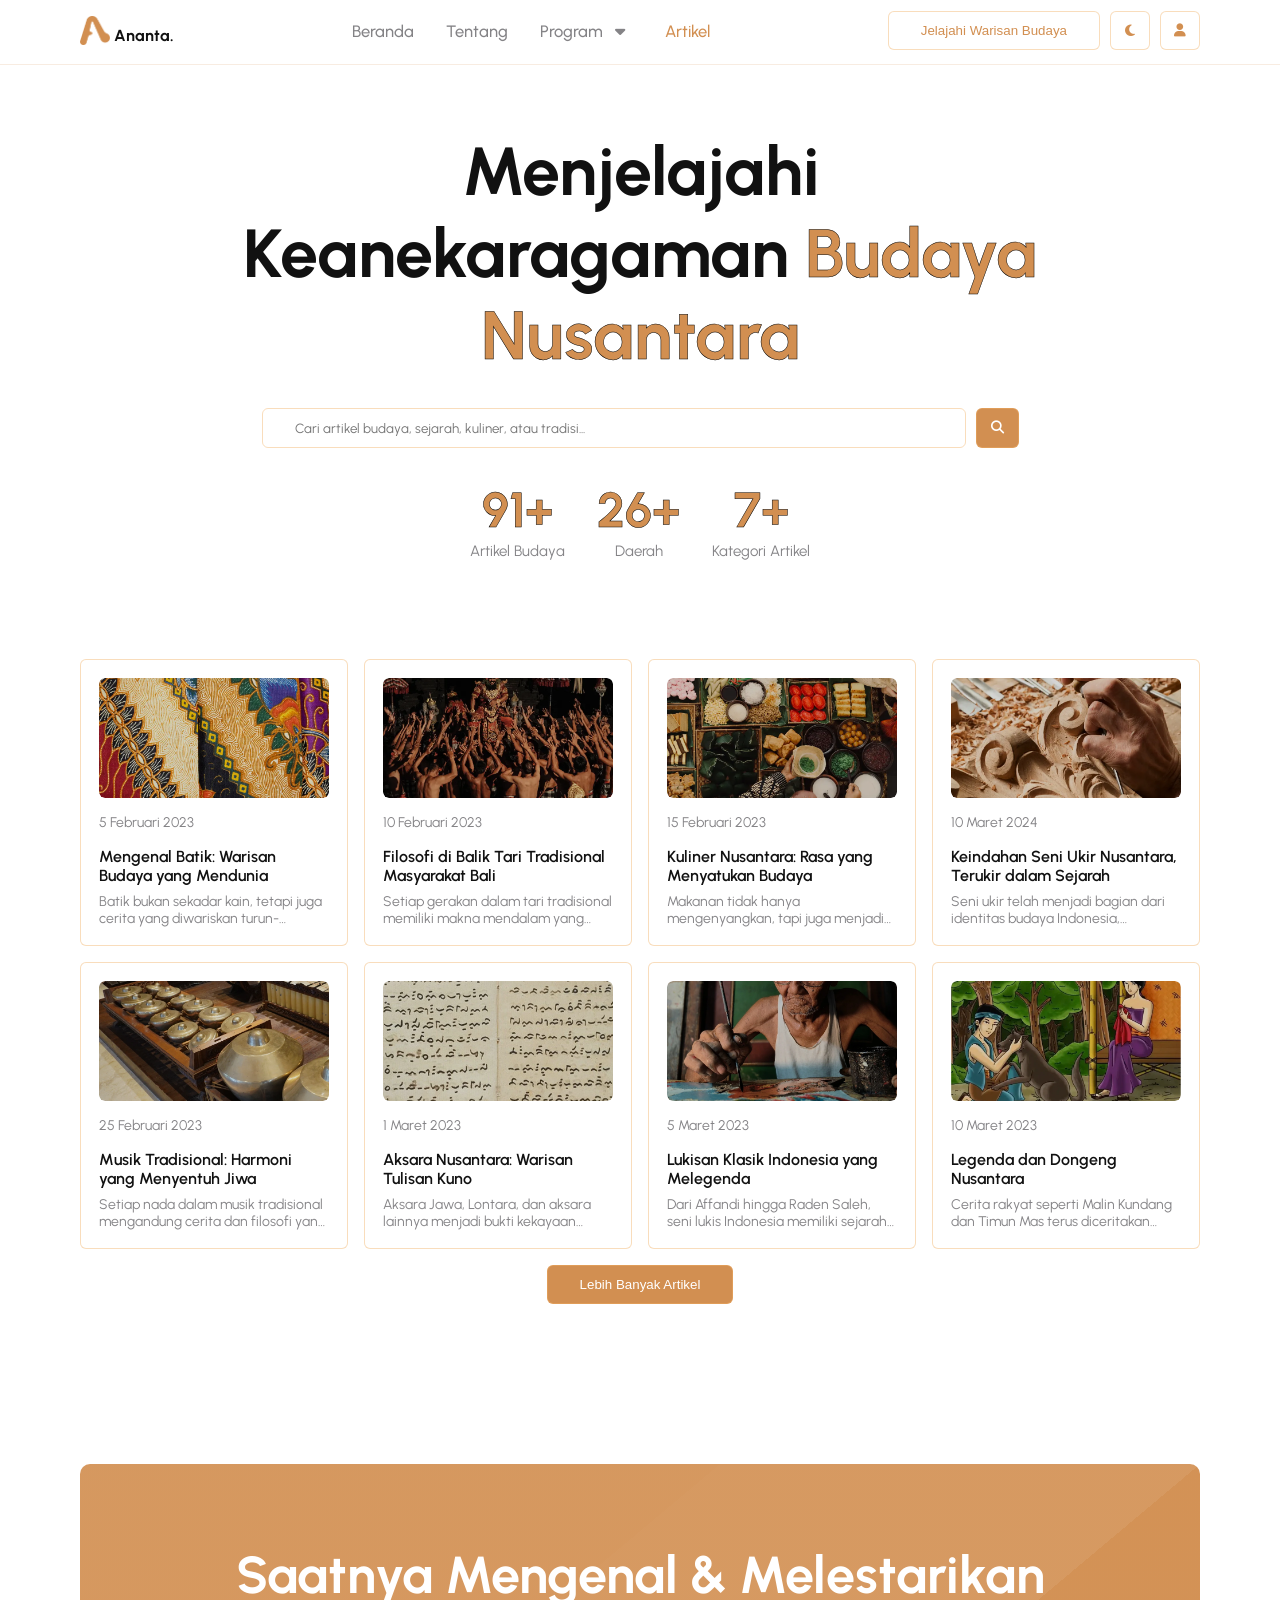
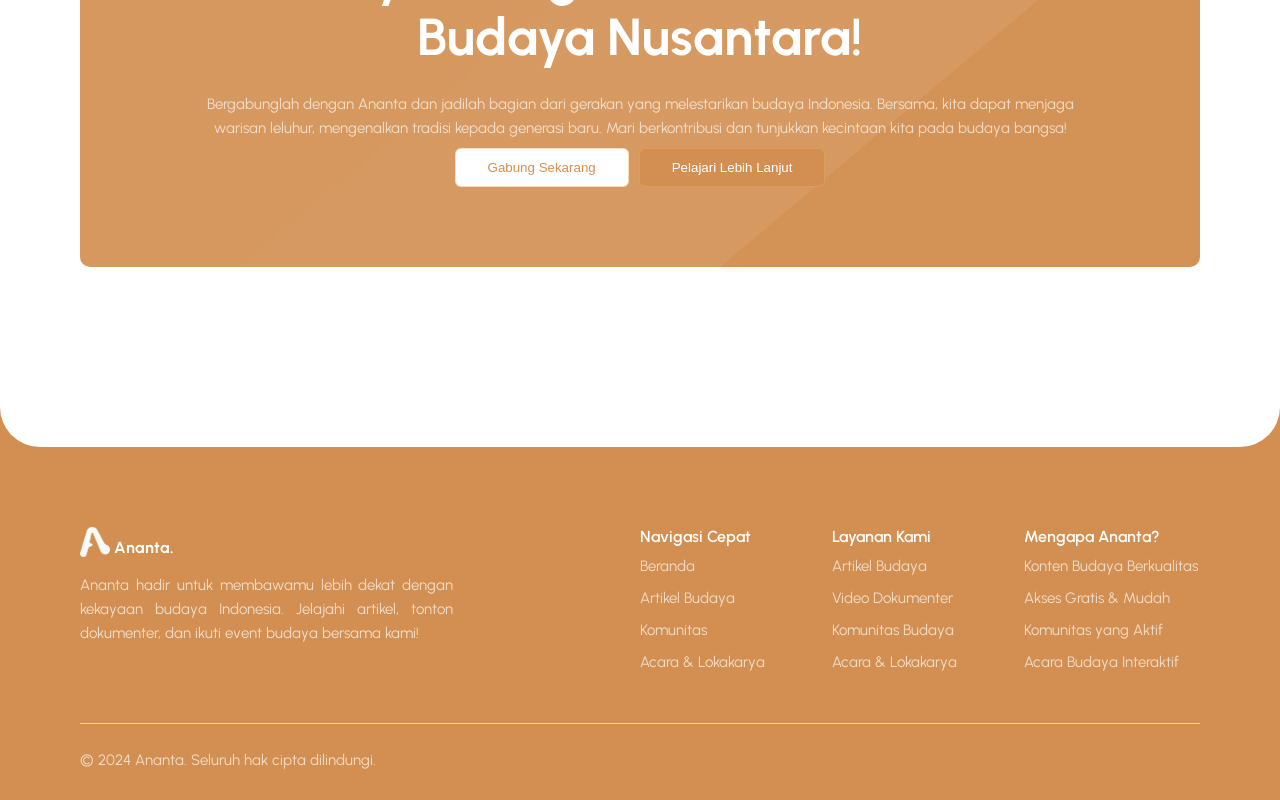
<file: artikel.html>
<html lang="id">
  <head>
    <meta charset="UTF-8" />
    <meta name="viewport" content="width=device-width, initial-scale=1.0" />
    <meta
      name="description"
      content="Jelajahi keindahan warisan budaya Indonesia. Ananta menyajikan artikel dan informasi mendalam tentang sejarah, seni, dan budaya Nusantara."
    />
    <!-- Meta Information for SEO and Social Sharing -->
    <meta
      name="keywords"
      content="Warisan Indonesia, Budaya Nusantara, Sejarah Indonesia, Seni Tradisional, Ananta"
    />
    <meta name="author" content="Ananta" />

    <!-- Meta Open Graph for better social sharing -->
    <meta
      property="og:description"
      content="Pelajari sejarah dan budaya Indonesia melalui artikel-artikel menarik di Ananta. Temukan kekayaan seni, tradisi, dan cerita Nusantara."
    />
    <meta property="og:title" content="Menjelajahi Warisan Budaya Indonesia" />
    <meta property="og:image" content="CWC2666_Bahan/assets/logo.webp" />

    <title>Artikel | Menjelajahi Warisan Budaya Indonesia bersama Ananta</title>
    <!-- Title of the Document -->

    <!-- Linking External CSS and Fonts -->
    <link rel="stylesheet" href="CWC2666_Website/css/style.css" />
    <link
      rel="stylesheet"
      href="CWC2666_Bahan/Swiperjs v5.3.7/swiper-bundle.css"
    />
    <link
      rel="stylesheet"
      href="CWC2666_Bahan/fontawesome-free-6.7.2-web/fontawesome-free-6.7.2-web/css/all.min.css"
    />

    <!-- Preconnect for faster font loading -->
    <link rel="preconnect" href="https://fonts.googleapis.com" />
    <link rel="preconnect" href="https://fonts.gstatic.com" crossorigin />
    <link
      href="https://fonts.googleapis.com/css2?family=Urbanist:ital,wght@0,100..900;1,100..900&display=swap"
      rel="stylesheet"
    />
    <link rel="icon" href="CWC2666_Bahan/assets/logo.webp" />
  </head>
  <body>
    <div id="custom-alert" class="alert hidden"></div>
    <!-- Navigation Bar -->
    <nav id="navbar">
      <div class="container">
        <a href="index.html" class="logo aos" data-delay="100">
          <img class="logo" src="CWC2666_Bahan/assets/logo.webp" alt="ananta" />
          Ananta.
        </a>
        <!-- UL Links -->
        <ul class="nav-links" id="nav-links">
          <li class="aos" data-delay="200"><a href="index.html">Beranda</a></li>
          <li class="aos" data-delay="250">
            <a href="index.html#about">Tentang</a>
          </li>
          <li class="aos d-none d-sm-block d-md-block" data-delay="250">
            <a href="komunitas.html">Komunitas</a>
          </li>
          <li class="aos d-none d-sm-block d-md-block" data-delay="250">
            <a href="event.html">Acara</a>
          </li>
          <li class="dropdown aos d-sm-none d-md-none" data-delay="290">
            <a href="#" class="dropbtn"
              >Program <i class="fa fa-caret-down"></i
            ></a>
            <ul class="dropdown-content">
              <li><a href="komunitas.html">Komunitas</a></li>
              <li><a href="event.html">Acara</a></li>
            </ul>
          </li>
          <li class="aos" data-delay="300">
            <a href="artikel.html" class="active">Artikel</a>
          </li>
          <li class="d-flex center show gap aos" data-delay="200" id="btn">
            <a href="index.html#service">
              <button class="btn btn-b show">Jelajahi Warisan Budaya</button>
            </a>
            <div class="d-flex gap">
              <button class="btn btn-b reg toggle-dark-mode">
                <i class="fa fa-moon"></i>
              </button>
              <a href="profile.html" class="user" id="user">
                <button class="btn btn-b reg user">
                  <i class="fa fa-user"></i>
                </button>
              </a>
            </div>
          </li>
        </ul>
        <!-- Hamburger Menu -->
        <button class="hamburger" id="hamburger">
          <span class="bar"></span>
          <span class="bar"></span>
          <span class="bar"></span>
        </button>
        <div class="dm d-flex gap">
          <a href="index.html#service">
            <button class="btn btn-b reg">Jelajahi Warisan Budaya</button>
          </a>
          <div class="d-flex gap">
            <button class="btn btn-b reg toggle-dark-mode">
              <i class="fa fa-moon"></i>
            </button>
            <a href="profile.html" class="user" id="user">
              <button class="btn btn-b reg user">
                <i class="fa fa-user"></i>
              </button>
            </a>
          </div>
        </div>
      </div>
    </nav>
    <section class="hero-nd">
      <div class="container">
        <div class="row gap-large gap-md gap-sm-n">
          <div class="col-12">
            <div class="text-center">
              <h1 class="title-hero mb-4 aos" data-delay="200">
                Menjelajahi Keanekaragaman
                <span class="highlight">Budaya Nusantara</span>
              </h1>

              <div class="d-flex gap center mb-4 aos" data-delay="200">
                <input
                  class="form-input search"
                  type="text"
                  placeholder="Cari artikel budaya, sejarah, kuliner, atau tradisi..."
                />
                <button class="btn btn-a search">
                  <i class="fa fa-search"></i>
                </button>
              </div>

              <div class="d-flex gap-large padding-custom center w-full">
                <div class="text-center aos" data-delay="200">
                  <h1 class="title-custom mb-0 counter" data-target="120">0</h1>
                  <p class="text center">Artikel Budaya</p>
                </div>
                <div class="text-center aos" data-delay="250">
                  <h1 class="title-custom mb-0 counter" data-target="34">0</h1>
                  <p class="text center">Daerah</p>
                </div>
                <div class="text-center aos" data-delay="200">
                  <h1 class="title-custom mb-0 counter" data-target="8">0</h1>
                  <p class="text center">Kategori Artikel</p>
                </div>
              </div>
            </div>
          </div>
        </div>
      </div>
    </section>

    <section class="blog">
      <div class="container container-toples">
        <div class="row mb aos" data-delay="300">
          <div class="col-12">
            <div
              class="grid grid-4 grid-md-2 grid-sm-1 w-full"
              id="article-container"
            >
              <!-- Blog Card 1 -->
              <a href="batik.html" class="card">
                <div class="img-card-container mb">
                  <img
                    src="CWC2666_Bahan/assets/blog-1.webp"
                    alt=""
                    class="card-img-blog"
                  />
                </div>
                <div class="d-flex between align-center mb">
                  <p class="card-text mb-0">5 Februari 2023</p>
                </div>
                <div class="card-body">
                  <h1 class="card-title mb-2">
                    Mengenal Batik: Warisan Budaya yang Mendunia
                  </h1>
                  <p class="card-text text-clip">
                    Batik bukan sekadar kain, tetapi juga cerita yang diwariskan
                    turun-temurun
                  </p>
                </div>
              </a>
              <!-- Blog Card 2 -->
              <a href="tari-bali.html" class="card">
                <div class="img-card-container mb">
                  <img
                    src="CWC2666_Bahan/assets/blog-2.webp"
                    alt=""
                    class="card-img-blog"
                  />
                </div>
                <div class="d-flex between align-center mb">
                  <p class="card-text mb-0">10 Februari 2023</p>
                </div>
                <div class="card-body">
                  <h1 class="card-title mb-2">
                    Filosofi di Balik Tari Tradisional Masyarakat Bali
                  </h1>
                  <p class="card-text text-clip">
                    Setiap gerakan dalam tari tradisional memiliki makna
                    mendalam yang menarik
                  </p>
                </div>
              </a>
              <!-- Blog Card 3 -->
              <a href="tari-bali.html" class="card">
                <div class="img-card-container mb">
                  <img
                    src="CWC2666_Bahan/assets/blog-3.webp"
                    alt=""
                    class="card-img-blog"
                  />
                </div>
                <div class="d-flex between align-center mb">
                  <p class="card-text mb-0">15 Februari 2023</p>
                </div>
                <div class="card-body">
                  <h1 class="card-title mb-2">
                    Kuliner Nusantara: Rasa yang Menyatukan Budaya
                  </h1>
                  <p class="card-text text-clip">
                    Makanan tidak hanya mengenyangkan, tapi juga menjadi
                    identitas budaya kita
                  </p>
                </div>
              </a>
              <!-- Blog Card 4 -->
              <a href="tari-bali.html" class="card">
                <div class="img-card-container mb">
                  <img
                    src="CWC2666_Bahan/assets/blog-4.webp"
                    alt=""
                    class="card-img-blog"
                  />
                </div>
                <div class="d-flex between align-center mb">
                  <p class="card-text mb-0">10 Maret 2024</p>
                </div>
                <div class="card-body">
                  <h1 class="card-title mb-2">
                    Keindahan Seni Ukir Nusantara, Terukir dalam Sejarah
                  </h1>
                  <p class="card-text text-clip">
                    Seni ukir telah menjadi bagian dari identitas budaya
                    Indonesia, memperkaya warisan seni dan arsitektur dari
                    generasi ke generasi.
                  </p>
                </div>
              </a>
              <!-- Blog Card 5: Seni Pertunjukan -->
              <a href="tari-bali.html" class="card">
                <div class="img-card-container mb">
                  <img
                    src="CWC2666_Bahan/assets/blog-5.webp"
                    alt=""
                    class="card-img-blog"
                  />
                </div>
                <div class="d-flex between align-center mb">
                  <p class="card-text mb-0">25 Februari 2023</p>
                </div>
                <div class="card-body">
                  <h1 class="card-title mb-2">
                    Musik Tradisional: Harmoni yang Menyentuh Jiwa
                  </h1>
                  <p class="card-text text-clip">
                    Setiap nada dalam musik tradisional mengandung cerita dan
                    filosofi yang dalam
                  </p>
                </div>
              </a>

              <!-- Blog Card 6: Seni Tulis -->
              <a href="tari-bali.html" class="card">
                <div class="img-card-container mb">
                  <img
                    src="CWC2666_Bahan/assets/blog-6.webp"
                    alt=""
                    class="card-img-blog"
                  />
                </div>
                <div class="d-flex between align-center mb">
                  <p class="card-text mb-0">1 Maret 2023</p>
                </div>
                <div class="card-body">
                  <h1 class="card-title mb-2">
                    Aksara Nusantara: Warisan Tulisan Kuno
                  </h1>
                  <p class="card-text text-clip">
                    Aksara Jawa, Lontara, dan aksara lainnya menjadi bukti
                    kekayaan budaya Indonesia
                  </p>
                </div>
              </a>

              <!-- Blog Card 7: Makanan -->
              <a href="tari-bali.html" class="card">
                <div class="img-card-container mb">
                  <img
                    src="CWC2666_Bahan/assets/blog-7.webp"
                    alt="Lukisan Indonesia"
                    class="card-img-blog"
                  />
                </div>
                <div class="d-flex between align-center mb">
                  <p class="card-text mb-0">5 Maret 2023</p>
                </div>
                <div class="card-body">
                  <h1 class="card-title mb-2">
                    Lukisan Klasik Indonesia yang Melegenda
                  </h1>
                  <p class="card-text text-clip">
                    Dari Affandi hingga Raden Saleh, seni lukis Indonesia
                    memiliki sejarah panjang dan keindahan yang luar biasa.
                  </p>
                </div>
              </a>

              <!-- Blog Card 8: Cerita Dongeng -->
              <a href="tari-bali.html" class="card">
                <div class="img-card-container mb">
                  <img
                    src="CWC2666_Bahan/assets/blog-8.webp"
                    alt=""
                    class="card-img-blog"
                  />
                </div>
                <div class="d-flex between align-center mb">
                  <p class="card-text mb-0">10 Maret 2023</p>
                </div>
                <div class="card-body">
                  <h1 class="card-title mb-2">Legenda dan Dongeng Nusantara</h1>
                  <p class="card-text text-clip">
                    Cerita rakyat seperti Malin Kundang dan Timun Mas terus
                    diceritakan hingga kini
                  </p>
                </div>
              </a>
              <!-- hidden -->

              <a href="tari-bali.html" class="card hidden-article">
                <div class="img-card-container mb">
                  <img
                    src="CWC2666_Bahan/assets/blog-12.webp"
                    alt=""
                    class="card-img-blog"
                  />
                </div>
                <div class="d-flex between align-center mb">
                  <p class="card-text mb-0">12 Maret 2024</p>
                </div>
                <div class="card-body">
                  <h1 class="card-title mb-2">
                    Keris: Senjata Sakti yang Penuh Sejarah
                  </h1>
                  <p class="card-text text-clip">
                    Keris bukan sekadar senjata, tetapi memiliki makna spiritual
                    dan filosofi mendalam.
                  </p>
                </div>
              </a>
              <a href="tari-bali.html" class="card hidden-article">
                <div class="img-card-container mb">
                  <img
                    src="CWC2666_Bahan/assets/blog-13.webp"
                    alt=""
                    class="card-img-blog"
                  />
                </div>
                <div class="d-flex between align-center mb">
                  <p class="card-text mb-0">15 Maret 2024</p>
                </div>
                <div class="card-body">
                  <h1 class="card-title mb-2">
                    Jamu: Ramuan Tradisional yang Mendunia
                  </h1>
                  <p class="card-text text-clip">
                    Jamu adalah warisan pengobatan alami dari nenek moyang yang
                    masih digunakan hingga kini.
                  </p>
                </div>
              </a>
              <a href="tari-bali.html" class="card hidden-article">
                <div class="img-card-container mb">
                  <img
                    src="CWC2666_Bahan/assets/blog-14.webp"
                    alt=""
                    class="card-img-blog"
                  />
                </div>
                <div class="d-flex between align-center mb">
                  <p class="card-text mb-0">18 Maret 2024</p>
                </div>
                <div class="card-body">
                  <h1 class="card-title mb-2">
                    Cerita Daerah: Warisan Sastra Nusantara
                  </h1>
                  <p class="card-text text-clip">
                    Setiap daerah memiliki cerita rakyat yang kaya akan nilai
                    budaya dan sejarah.
                  </p>
                </div>
              </a>
              <a href="tari-bali.html" class="card hidden-article">
                <div class="img-card-container mb">
                  <img
                    src="CWC2666_Bahan/assets/blog-15.webp"
                    alt=""
                    class="card-img-blog"
                  />
                </div>
                <div class="d-flex between align-center mb">
                  <p class="card-text mb-0">20 Maret 2024</p>
                </div>
                <div class="card-body">
                  <h1 class="card-title mb-2">
                    Teater Komedi: Hiburan Rakyat yang Sarat Makna
                  </h1>
                  <p class="card-text text-clip">
                    Dari Srimulat hingga Lenong, teater komedi menjadi cermin
                    kehidupan sosial dengan humor khasnya.
                  </p>
                </div>
              </a>
            </div>
          </div>
        </div>
        <div class="row text-center items-center">
          <div class="col-12">
            <p id="no-results" class="text center mt-4 mb none">
              Artikel tidak ditemukan
            </p>

            <!-- <a href="artikel.html" class="text aos" data-delay="200"> -->
            <button class="btn btn-a" id="load-more">
              Lebih Banyak Artikel
            </button>
            <!-- </a> -->
          </div>
        </div>
      </div>
    </section>

    <section class="banner">
      <div class="container">
        <div class="container-b">
          <div class="row center text-center">
            <div class="col-12">
              <div class="align-center">
                <h1 class="title white mb-1 mb-sm-2 aos" data-delay="200">
                  Saatnya
                  <span class="white">Mengenal & Melestarikan</span> Budaya
                  Nusantara!
                </h1>
                <p class="text center white mb-sm-2 aos" data-delay="200">
                  Bergabunglah dengan Ananta dan jadilah bagian dari gerakan
                  yang melestarikan budaya Indonesia. Bersama, kita dapat
                  menjaga warisan leluhur, mengenalkan tradisi kepada generasi
                  baru. Mari berkontribusi dan tunjukkan kecintaan kita pada
                  budaya bangsa!
                </p>
                <div class="d-flex gap d-sm-block center aos" data-delay="300">
                  <a href="index.html">
                    <button class="btn btn-b mb-sm-2">Gabung Sekarang</button>
                  </a>
                  <a href="index.html#about">
                    <button class="btn btn-c">Pelajari Lebih Lanjut</button>
                  </a>
                </div>
              </div>
            </div>
          </div>
        </div>
      </div>
    </section>

    <footer>
      <div class="container-footer"></div>
      <div class="container">
        <div class="row">
          <!-- Logo and Description -->
          <div class="col-4 col-sm-12">
            <div class="mb aos" data-delay="200">
              <a href="index.html" class="logo white">
                <img
                  class="logo"
                  src="CWC2666_Bahan/assets/logo-2.webp"
                  id="about-image-dark"
                  alt="ananta"
                />
                <img
                  class="logo"
                  src="CWC2666_Bahan/assets/logo-3.webp"
                  id="about-image-light"
                  alt="ananta"
                />
                Ananta.
              </a>
            </div>
            <p class="text white aos" data-delay="200">
              Ananta hadir untuk membawamu lebih dekat dengan kekayaan budaya
              Indonesia. Jelajahi artikel, tonton dokumenter, dan ikuti event
              budaya bersama kami!
            </p>
            <div class="mb"></div>
            <div class="d-flex gap mb-sm-2 aos" data-delay="50">
              <a
                href="https://wa.me/62881037418040?text=Halo%20Ananta!%20Saya%20tertarik%20dengan%20konten%20budaya%20Anda.%20Bisakah%20kita%20diskusikan%20lebih%20lanjut?"
              >
                <div class="icon align-center">
                  <i class="fa-brands fa-whatsapp"></i>
                </div>
              </a>
              <a href="https://www.instagram.com/gedesi9n">
                <div class="icon align-center">
                  <i class="fa-brands fa-instagram"></i>
                </div>
              </a>
              <a href="#">
                <div class="icon align-center">
                  <i class="fa-brands fa-facebook"></i>
                </div>
              </a>
              <a href="#">
                <div class="icon align-center">
                  <i class="fa-brands fa-tiktok"></i>
                </div>
              </a>
            </div>
          </div>

          <!-- Navigasi Cepat, Layanan, dan Keunggulan -->
          <div class="col-6 col-md-6 col-sm-12">
            <div class="grid grid-3 grid-sm-2 mb">
              <div class="f-box aos" data-delay="200">
                <h1 class="title small white">Navigasi Cepat</h1>
                <p class="text white">Beranda</p>
                <p class="text white">Artikel Budaya</p>
                <p class="text white">Komunitas</p>
                <p class="text white">Acara & Lokakarya</p>
              </div>
              <div class="f-box aos" data-delay="250">
                <h1 class="title small white">Layanan Kami</h1>
                <p class="text white">Artikel Budaya</p>
                <p class="text white">Video Dokumenter</p>
                <p class="text white">Komunitas Budaya</p>
                <p class="text white">Acara & Lokakarya</p>
              </div>
              <div class="f-box aos" data-delay="300">
                <h1 class="title small white">Mengapa Ananta?</h1>
                <p class="text white">Konten Budaya Berkualitas</p>
                <p class="text white">Akses Gratis & Mudah</p>
                <p class="text white">Komunitas yang Aktif</p>
                <p class="text white">Acara Budaya Interaktif</p>
              </div>
            </div>
          </div>
        </div>
        <!-- Garis Horizontal dan Hak Cipta -->
        <div class="h-line white"></div>
        <div class="footer text-center">
          <p class="text white">
            &copy; 2024 Ananta. Seluruh hak cipta dilindungi.
          </p>
        </div>
      </div>
    </footer>
    <!-- External Scripts -->
    <script src="CWC2666_Bahan/Swiperjs v5.3.7/swiper.min.js"></script>
    <script src="CWC2666_Website/js/script.js"></script>
    <script></script>
  </body>
</html>
</file>
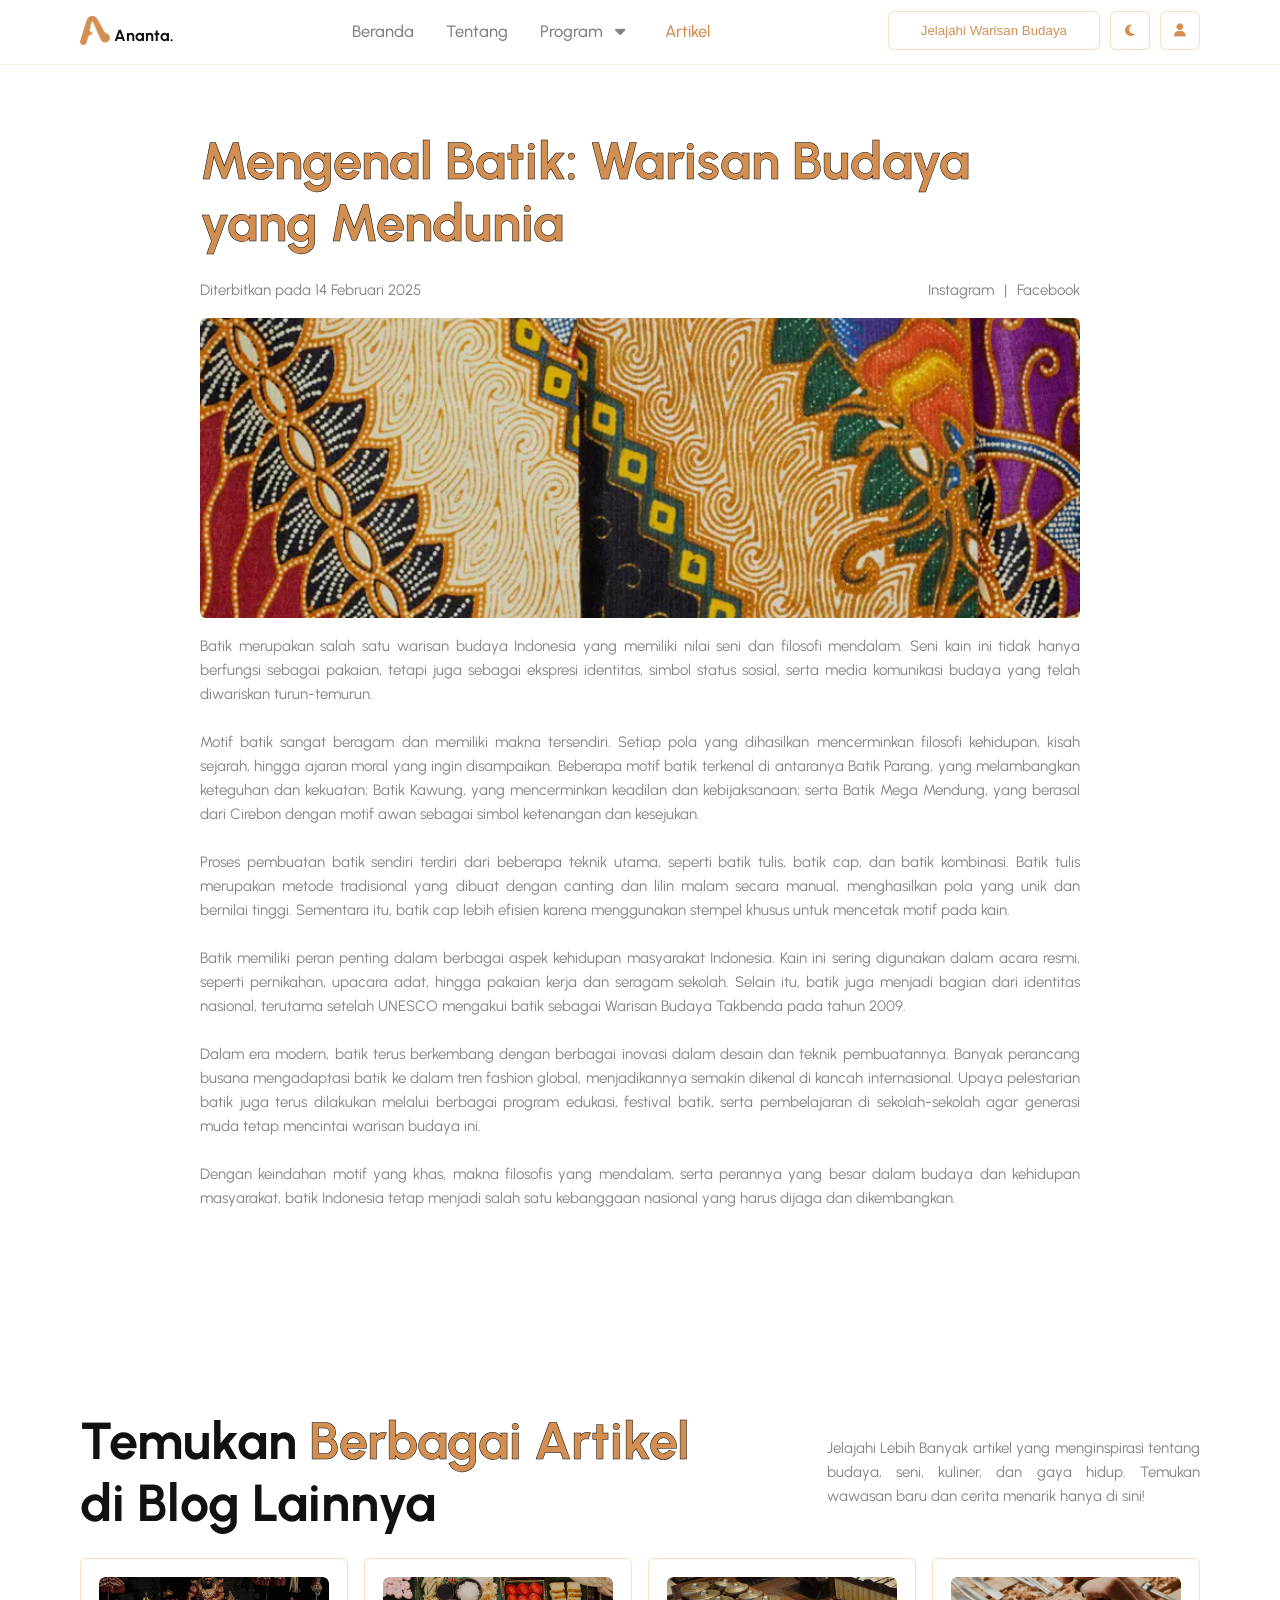
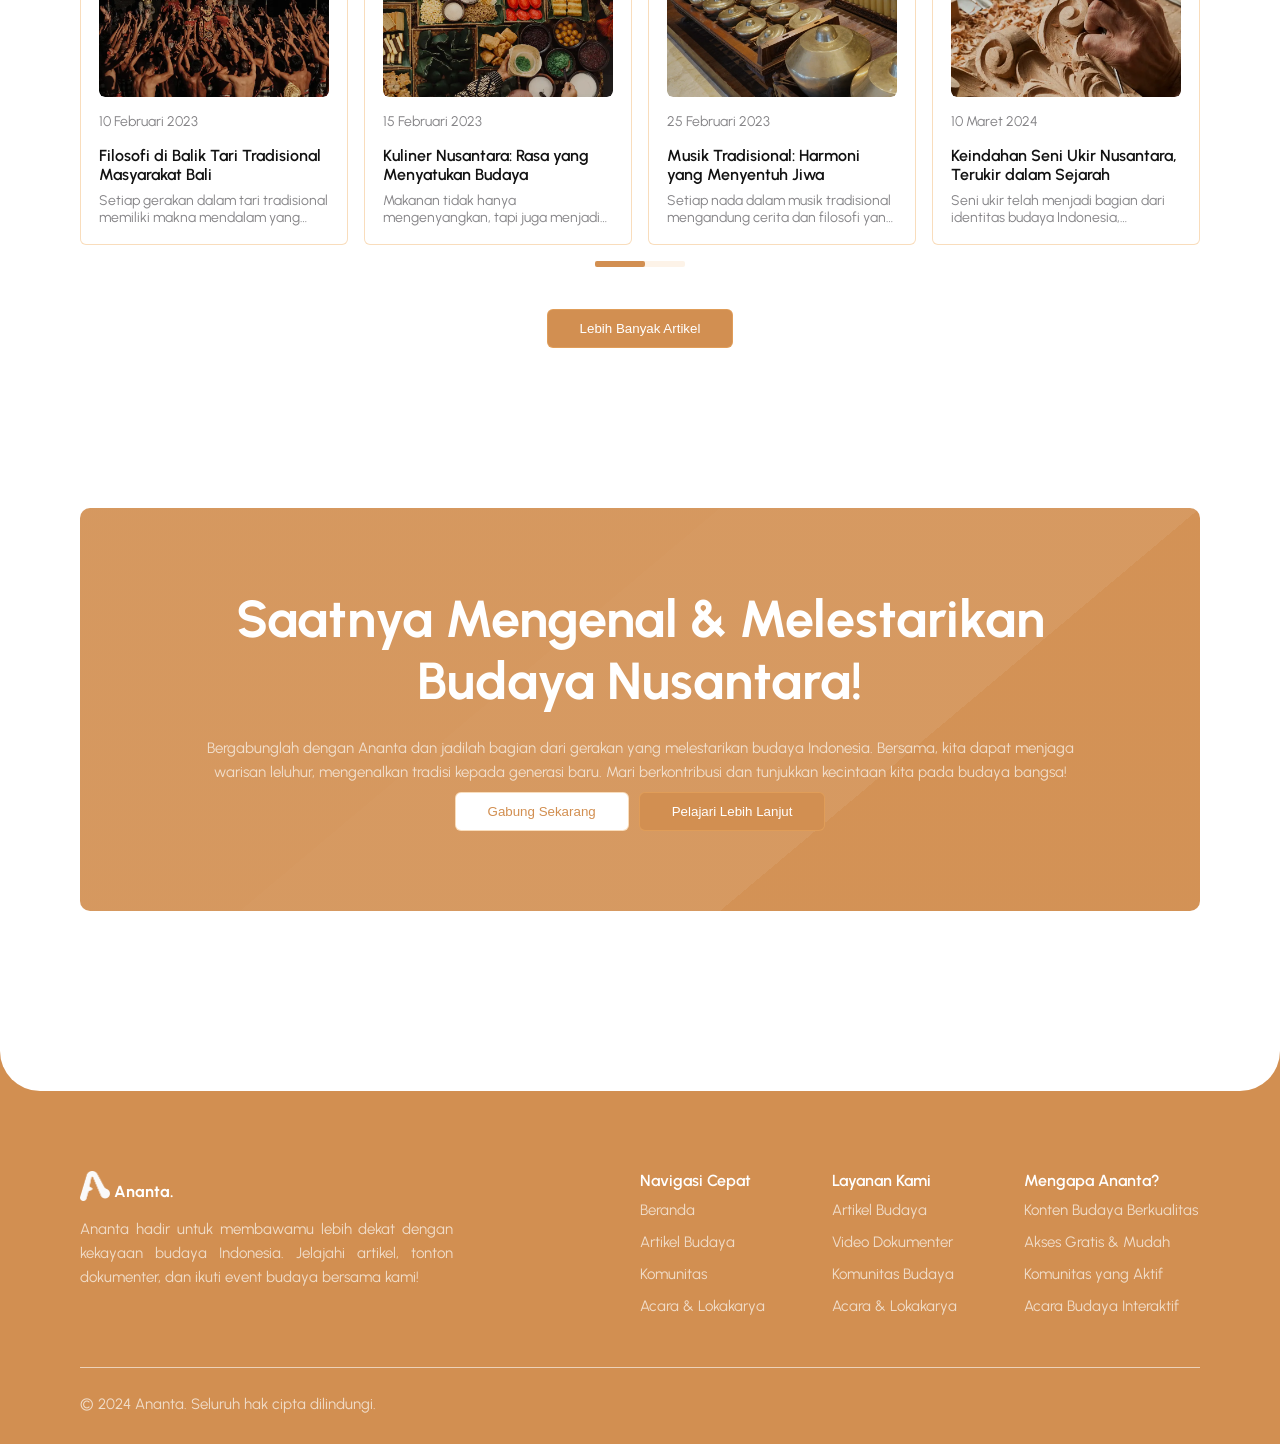
<file: batik.html>
<html lang="id">
  <head>
    <meta charset="UTF-8" />
    <meta name="viewport" content="width=device-width, initial-scale=1.0" />
    <meta
      name="description"
      content="Jelajahi keindahan warisan budaya Indonesia. Ananta menyajikan artikel dan informasi mendalam tentang sejarah, seni, dan budaya Nusantara."
    />
    <!-- Meta Information for SEO and Social Sharing -->
    <meta
      name="keywords"
      content="Warisan Indonesia, Budaya Nusantara, Sejarah Indonesia, Seni Tradisional, Ananta"
    />
    <meta name="author" content="Ananta" />

    <!-- Meta Open Graph for better social sharing -->
    <meta
      property="og:description"
      content="Pelajari sejarah dan budaya Indonesia melalui artikel-artikel menarik di Ananta. Temukan kekayaan seni, tradisi, dan cerita Nusantara."
    />
    <meta property="og:title" content="Menjelajahi Warisan Budaya Indonesia" />
    <meta property="og:image" content="CWC2666_Bahan/assets/logo.webp" />

    <title>
      Artikel Batik | Menjelajahi Warisan Budaya Indonesia bersama Ananta
    </title>
    <!-- Title of the Document -->

    <!-- Linking External CSS and Fonts -->
    <link rel="stylesheet" href="CWC2666_Website/css/style.css" />
    <link
      rel="stylesheet"
      href="CWC2666_Bahan/Swiperjs v5.3.7/swiper-bundle.css"
    />
    <link
      rel="stylesheet"
      href="CWC2666_Bahan/fontawesome-free-6.7.2-web/fontawesome-free-6.7.2-web/css/all.min.css"
    />

    <!-- Preconnect for faster font loading -->
    <link rel="preconnect" href="https://fonts.googleapis.com" />
    <link rel="preconnect" href="https://fonts.gstatic.com" crossorigin />
    <link
      href="https://fonts.googleapis.com/css2?family=Urbanist:ital,wght@0,100..900;1,100..900&display=swap"
      rel="stylesheet"
    />
    <link rel="icon" href="CWC2666_Bahan/assets/logo.webp" />
  </head>
  <body>
    <div id="custom-alert" class="alert hidden"></div>
    <!-- Navigation Bar -->
    <nav id="navbar">
      <div class="container">
        <a href="index.html" class="logo aos" data-delay="100">
          <img class="logo" src="CWC2666_Bahan/assets/logo.webp" alt="ananta" />
          Ananta.
        </a>
        <!-- UL Links -->
        <ul class="nav-links" id="nav-links">
          <li class="aos" data-delay="200"><a href="index.html">Beranda</a></li>
          <li class="aos" data-delay="250">
            <a href="index.html#about">Tentang</a>
          </li>
          <li class="aos d-none d-sm-block d-md-block" data-delay="250">
            <a href="komunitas.html">Komunitas</a>
          </li>
          <li class="aos d-none d-sm-block d-md-block" data-delay="250">
            <a href="event.html">Acara</a>
          </li>
          <li class="dropdown aos d-sm-none d-md-none" data-delay="290">
            <a href="#" class="dropbtn"
              >Program <i class="fa fa-caret-down"></i
            ></a>
            <ul class="dropdown-content">
              <li><a href="komunitas.html">Komunitas</a></li>
              <li><a href="event.html">Acara</a></li>
            </ul>
          </li>
          <li class="aos" data-delay="300">
            <a href="artikel.html" class="active">Artikel</a>
          </li>
          <li class="d-flex center show gap aos" data-delay="200" id="btn">
            <a href="index.html#service">
              <button class="btn btn-b show">Jelajahi Warisan Budaya</button>
            </a>
            <div class="d-flex gap">
              <button class="btn btn-b reg toggle-dark-mode">
                <i class="fa fa-moon"></i>
              </button>
              <a href="profile.html" class="user" id="user">
                <button class="btn btn-b reg user">
                  <i class="fa fa-user"></i>
                </button>
              </a>
            </div>
          </li>
        </ul>
        <!-- Hamburger Menu -->
        <button class="hamburger" id="hamburger">
          <span class="bar"></span>
          <span class="bar"></span>
          <span class="bar"></span>
        </button>
        <div class="dm d-flex gap">
          <a href="index.html#service">
            <button class="btn btn-b reg">Jelajahi Warisan Budaya</button>
          </a>
          <div class="d-flex gap">
            <button class="btn btn-b reg toggle-dark-mode">
              <i class="fa fa-moon"></i>
            </button>
            <a href="profile.html" class="user" id="user">
              <button class="btn btn-b reg user">
                <i class="fa fa-user"></i>
              </button>
            </a>
          </div>
        </div>
      </div>
    </nav>
    <section class="detail-blog">
      <div class="container">
        <div class="row mb-1">
          <div class="col-12 aos" data-delay="200">
            <h1 class="title mb-1">
              <span class="highlight"
                >Mengenal Batik: Warisan Budaya yang Mendunia</span
              >
            </h1>
            <div class="d-flex d-sm-block between center">
              <p class="text">Diterbitkan pada 14 Februari 2025</p>
              <div class="d-flex gap">
                <a href="CWC2666_Websitebatik.html" class="text">Instagram</a>
                <p class="text">|</p>
                <a href="CWC2666_Websitebatik.html" class="text">Facebook</a>
              </div>
            </div>
            <img
              class="img-artikel mb"
              src="CWC2666_Bahan/assets/blog-1.webp"
              alt=""
            />
            <p class="text">
              Batik merupakan salah satu warisan budaya Indonesia yang memiliki
              nilai seni dan filosofi mendalam. Seni kain ini tidak hanya
              berfungsi sebagai pakaian, tetapi juga sebagai ekspresi identitas,
              simbol status sosial, serta media komunikasi budaya yang telah
              diwariskan turun-temurun.
              <br />
              <br />
              Motif batik sangat beragam dan memiliki makna tersendiri. Setiap
              pola yang dihasilkan mencerminkan filosofi kehidupan, kisah
              sejarah, hingga ajaran moral yang ingin disampaikan. Beberapa
              motif batik terkenal di antaranya Batik Parang, yang melambangkan
              keteguhan dan kekuatan; Batik Kawung, yang mencerminkan keadilan
              dan kebijaksanaan; serta Batik Mega Mendung, yang berasal dari
              Cirebon dengan motif awan sebagai simbol ketenangan dan kesejukan.
              <br />
              <br />
              Proses pembuatan batik sendiri terdiri dari beberapa teknik utama,
              seperti batik tulis, batik cap, dan batik kombinasi. Batik tulis
              merupakan metode tradisional yang dibuat dengan canting dan lilin
              malam secara manual, menghasilkan pola yang unik dan bernilai
              tinggi. Sementara itu, batik cap lebih efisien karena menggunakan
              stempel khusus untuk mencetak motif pada kain.
              <br />
              <br />
              Batik memiliki peran penting dalam berbagai aspek kehidupan
              masyarakat Indonesia. Kain ini sering digunakan dalam acara resmi,
              seperti pernikahan, upacara adat, hingga pakaian kerja dan seragam
              sekolah. Selain itu, batik juga menjadi bagian dari identitas
              nasional, terutama setelah UNESCO mengakui batik sebagai Warisan
              Budaya Takbenda pada tahun 2009.
              <br />
              <br />
              Dalam era modern, batik terus berkembang dengan berbagai inovasi
              dalam desain dan teknik pembuatannya. Banyak perancang busana
              mengadaptasi batik ke dalam tren fashion global, menjadikannya
              semakin dikenal di kancah internasional. Upaya pelestarian batik
              juga terus dilakukan melalui berbagai program edukasi, festival
              batik, serta pembelajaran di sekolah-sekolah agar generasi muda
              tetap mencintai warisan budaya ini.
              <br />
              <br />
              Dengan keindahan motif yang khas, makna filosofis yang mendalam,
              serta perannya yang besar dalam budaya dan kehidupan masyarakat,
              batik Indonesia tetap menjadi salah satu kebanggaan nasional yang
              harus dijaga dan dikembangkan.
            </p>
          </div>
        </div>
      </div>
    </section>

    <section class="blog">
      <div class="container">
        <div class="row mb-1">
          <div class="col-7 col-sm-12 aos" data-delay="200">
            <h1 class="title mb-0 mb-sm">
              Temukan <span class="highlight">Berbagai Artikel</span> di Blog
              Lainnya
            </h1>
          </div>
          <div class="col-4 col-sm-12 aos" data-delay="300">
            <p class="text mb-0">
              Jelajahi Lebih Banyak artikel yang menginspirasi tentang budaya,
              seni, kuliner, dan gaya hidup. Temukan wawasan baru dan cerita
              menarik hanya di sini!
            </p>
          </div>
        </div>
        <div class="row mb aos" data-delay="300">
          <div class="col-12">
            <div class="w-full">
              <div class="swiper-container-4">
                <div class="swiper-wrapper">
                  <!-- Swiper Slide 1 -->
                  <div class="swiper-slide aos" data-delay="200">
                    <a href="tari-bali.html" class="card">
                      <div class="img-card-container mb">
                        <img
                          src="CWC2666_Bahan/assets/blog-2.webp"
                          alt=""
                          class="card-img-blog"
                        />
                      </div>
                      <div class="d-flex between align-center mb">
                        <p class="card-text mb-0">10 Februari 2023</p>
                      </div>
                      <div class="card-body">
                        <h1 class="card-title mb-2">
                          Filosofi di Balik Tari Tradisional Masyarakat Bali
                        </h1>
                        <p class="card-text text-clip">
                          Setiap gerakan dalam tari tradisional memiliki makna
                          mendalam yang menarik
                        </p>
                      </div>
                    </a>
                  </div>
                  <!-- Swiper Slide 2 -->
                  <div class="swiper-slide aos" data-delay="400">
                    <a href="tari-bali.html" class="card">
                      <div class="img-card-container mb">
                        <img
                          src="CWC2666_Bahan/assets/blog-3.webp"
                          alt=""
                          class="card-img-blog"
                        />
                      </div>
                      <div class="d-flex between align-center mb">
                        <p class="card-text mb-0">15 Februari 2023</p>
                      </div>
                      <div class="card-body">
                        <h1 class="card-title mb-2">
                          Kuliner Nusantara: Rasa yang Menyatukan Budaya
                        </h1>
                        <p class="card-text text-clip">
                          Makanan tidak hanya mengenyangkan, tapi juga menjadi
                          identitas budaya kita
                        </p>
                      </div>
                    </a>
                  </div>
                  <!-- Swiper Slide 3 -->
                  <div class="swiper-slide aos" data-delay="400">
                    <a href="tari-bali.html" class="card">
                      <div class="img-card-container mb">
                        <img
                          src="CWC2666_Bahan/assets/blog-5.webp"
                          alt=""
                          class="card-img-blog"
                        />
                      </div>
                      <div class="d-flex between align-center mb">
                        <p class="card-text mb-0">25 Februari 2023</p>
                      </div>
                      <div class="card-body">
                        <h1 class="card-title mb-2">
                          Musik Tradisional: Harmoni yang Menyentuh Jiwa
                        </h1>
                        <p class="card-text text-clip">
                          Setiap nada dalam musik tradisional mengandung cerita
                          dan filosofi yang dalam
                        </p>
                      </div>
                    </a>
                  </div>
                  <!-- Swiper Slide 4 -->
                  <div class="swiper-slide aos" data-delay="400">
                    <a href="tari-bali.html" class="card">
                      <div class="img-card-container mb">
                        <img
                          src="CWC2666_Bahan/assets/blog-4.webp"
                          alt=""
                          class="card-img-blog"
                        />
                      </div>
                      <div class="d-flex between align-center mb">
                        <p class="card-text mb-0">10 Maret 2024</p>
                      </div>
                      <div class="card-body">
                        <h1 class="card-title mb-2">
                          Keindahan Seni Ukir Nusantara, Terukir dalam Sejarah
                        </h1>
                        <p class="card-text text-clip">
                          Seni ukir telah menjadi bagian dari identitas budaya
                          Indonesia, memperkaya warisan seni dan arsitektur dari
                          generasi ke generasi.
                        </p>
                      </div>
                    </a>
                  </div>
                  <!-- Swiper Slide 5 -->
                  <div class="swiper-slide aos" data-delay="400">
                    <a href="tari-bali.html" class="card">
                      <div class="img-card-container mb">
                        <img
                          src="CWC2666_Bahan/assets/blog-5.webp"
                          alt=""
                          class="card-img-blog"
                        />
                      </div>
                      <div class="d-flex between align-center mb">
                        <p class="card-text mb-0">25 Februari 2023</p>
                      </div>
                      <div class="card-body">
                        <h1 class="card-title mb-2">
                          Musik Tradisional: Harmoni yang Menyentuh Jiwa
                        </h1>
                        <p class="card-text text-clip">
                          Setiap nada dalam musik tradisional mengandung cerita
                          dan filosofi yang dalam
                        </p>
                      </div>
                    </a>
                  </div>
                </div>
                <div class="d-flex center mt">
                  <div class="swiper-pagination"></div>
                </div>
              </div>
            </div>
          </div>
        </div>
        <div class="row text-center">
          <div class="col-12">
            <p id="no-results" class="text center mt-4 mb none">
              Artikel tidak ditemukan
            </p>

            <a href="artikel.html" class="text aos" data-delay="200">
              <button class="btn btn-a">Lebih Banyak Artikel</button>
            </a>
          </div>
        </div>
      </div>
    </section>

    <section class="banner">
      <div class="container">
        <div class="container-b">
          <div class="row center text-center">
            <div class="col-12">
              <div class="align-center">
                <h1 class="title white mb-1 mb-sm-2 aos" data-delay="200">
                  Saatnya
                  <span class="white">Mengenal & Melestarikan</span> Budaya
                  Nusantara!
                </h1>
                <p class="text center white mb-sm-2 aos" data-delay="200">
                  Bergabunglah dengan Ananta dan jadilah bagian dari gerakan
                  yang melestarikan budaya Indonesia. Bersama, kita dapat
                  menjaga warisan leluhur, mengenalkan tradisi kepada generasi
                  baru. Mari berkontribusi dan tunjukkan kecintaan kita pada
                  budaya bangsa!
                </p>
                <div class="d-flex gap d-sm-block center aos" data-delay="300">
                  <a href="index.html#">
                    <button class="btn btn-b mb-sm-2">Gabung Sekarang</button>
                  </a>
                  <a href="index.html#about">
                    <button class="btn btn-c">Pelajari Lebih Lanjut</button>
                  </a>
                </div>
              </div>
            </div>
          </div>
        </div>
      </div>
    </section>

    <footer>
      <div class="container-footer"></div>
      <div class="container">
        <div class="row">
          <!-- Logo and Description -->
          <div class="col-4 col-sm-12">
            <div class="mb aos" data-delay="200">
              <a href="index.html" class="logo white">
                <img
                  class="logo"
                  src="CWC2666_Bahan/assets/logo-2.webp"
                  id="about-image-dark"
                  alt="ananta"
                />
                <img
                  class="logo"
                  src="CWC2666_Bahan/assets/logo-3.webp"
                  id="about-image-light"
                  alt="ananta"
                />
                Ananta.
              </a>
            </div>
            <p class="text white aos" data-delay="200">
              Ananta hadir untuk membawamu lebih dekat dengan kekayaan budaya
              Indonesia. Jelajahi artikel, tonton dokumenter, dan ikuti event
              budaya bersama kami!
            </p>
            <div class="mb"></div>
            <div class="d-flex gap mb-sm-2 aos" data-delay="50">
              <a
                href="https://wa.me/62881037418040?text=Halo%20Ananta!%20Saya%20tertarik%20dengan%20konten%20budaya%20Anda.%20Bisakah%20kita%20diskusikan%20lebih%20lanjut?"
              >
                <div class="icon align-center">
                  <i class="fa-brands fa-whatsapp"></i>
                </div>
              </a>
              <a href="https://www.instagram.com/gedesi9n">
                <div class="icon align-center">
                  <i class="fa-brands fa-instagram"></i>
                </div>
              </a>
              <a href="#">
                <div class="icon align-center">
                  <i class="fa-brands fa-facebook"></i>
                </div>
              </a>
              <a href="#">
                <div class="icon align-center">
                  <i class="fa-brands fa-tiktok"></i>
                </div>
              </a>
            </div>
          </div>

          <!-- Navigasi Cepat, Layanan, dan Keunggulan -->
          <div class="col-6 col-md-6 col-sm-12">
            <div class="grid grid-3 grid-sm-2 mb">
              <div class="f-box aos" data-delay="200">
                <h1 class="title small white">Navigasi Cepat</h1>
                <p class="text white">Beranda</p>
                <p class="text white">Artikel Budaya</p>
                <p class="text white">Komunitas</p>
                <p class="text white">Acara & Lokakarya</p>
              </div>
              <div class="f-box aos" data-delay="250">
                <h1 class="title small white">Layanan Kami</h1>
                <p class="text white">Artikel Budaya</p>
                <p class="text white">Video Dokumenter</p>
                <p class="text white">Komunitas Budaya</p>
                <p class="text white">Acara & Lokakarya</p>
              </div>
              <div class="f-box aos" data-delay="300">
                <h1 class="title small white">Mengapa Ananta?</h1>
                <p class="text white">Konten Budaya Berkualitas</p>
                <p class="text white">Akses Gratis & Mudah</p>
                <p class="text white">Komunitas yang Aktif</p>
                <p class="text white">Acara Budaya Interaktif</p>
              </div>
            </div>
          </div>
        </div>
        <!-- Garis Horizontal dan Hak Cipta -->
        <div class="h-line white"></div>
        <div class="footer text-center">
          <p class="text white">
            &copy; 2024 Ananta. Seluruh hak cipta dilindungi.
          </p>
        </div>
      </div>
    </footer>
    <!-- External Scripts -->
    <script src="CWC2666_Bahan/Swiperjs v5.3.7/swiper.min.js"></script>
    <script src="CWC2666_Website/js/script.js"></script>
    <script></script>
  </body>
</html>
</file>
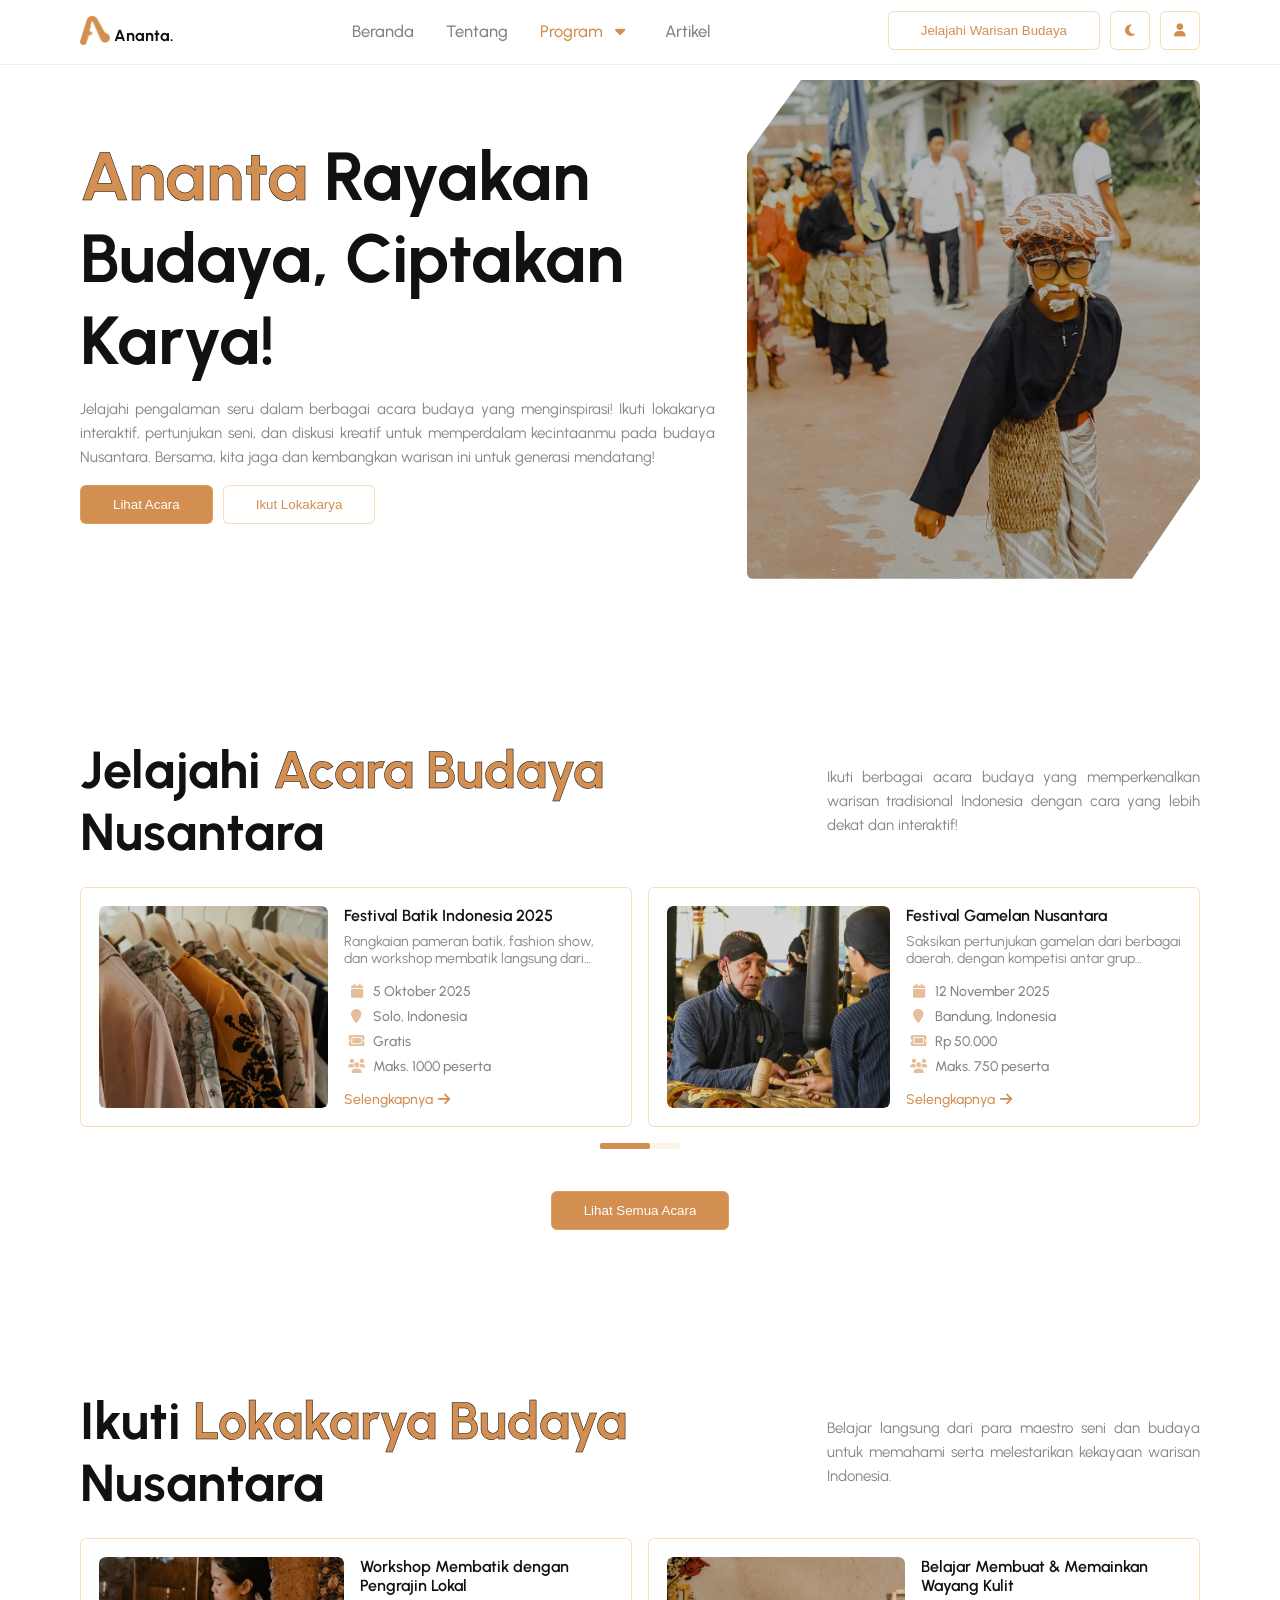
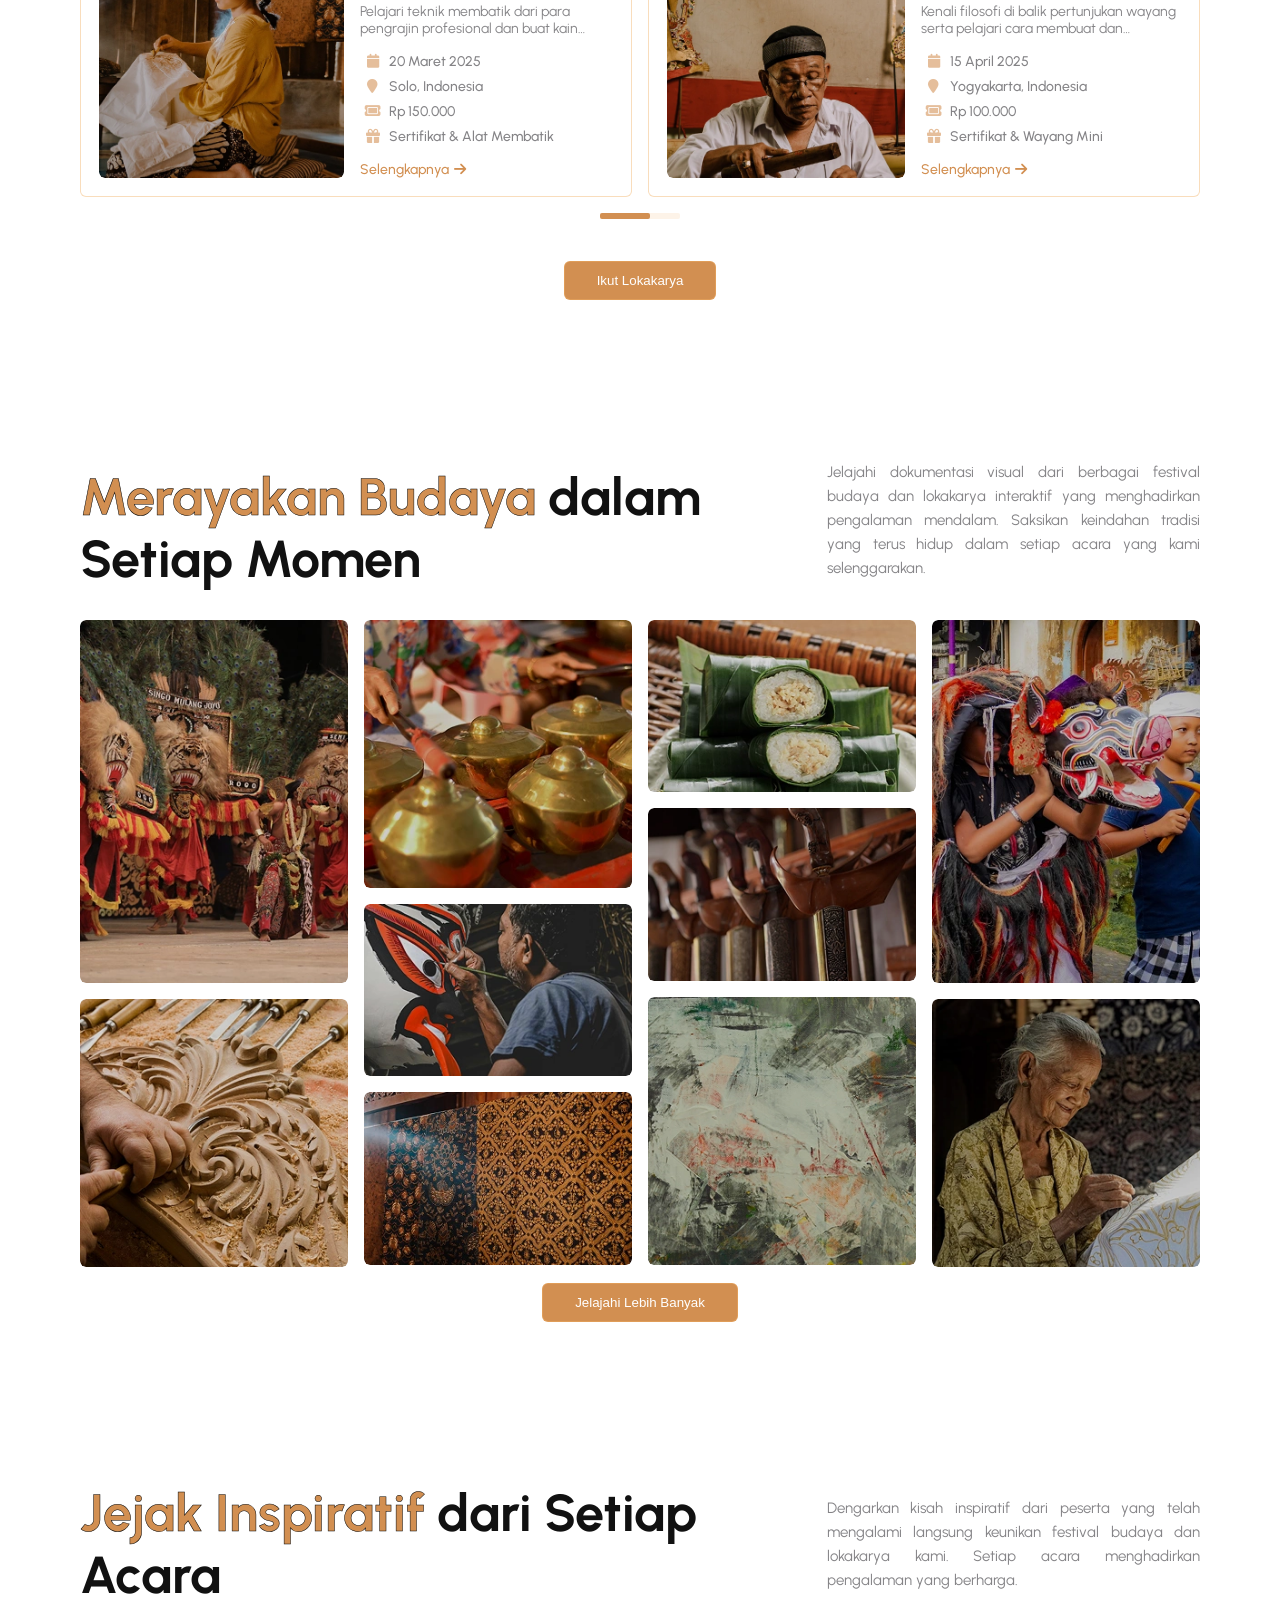
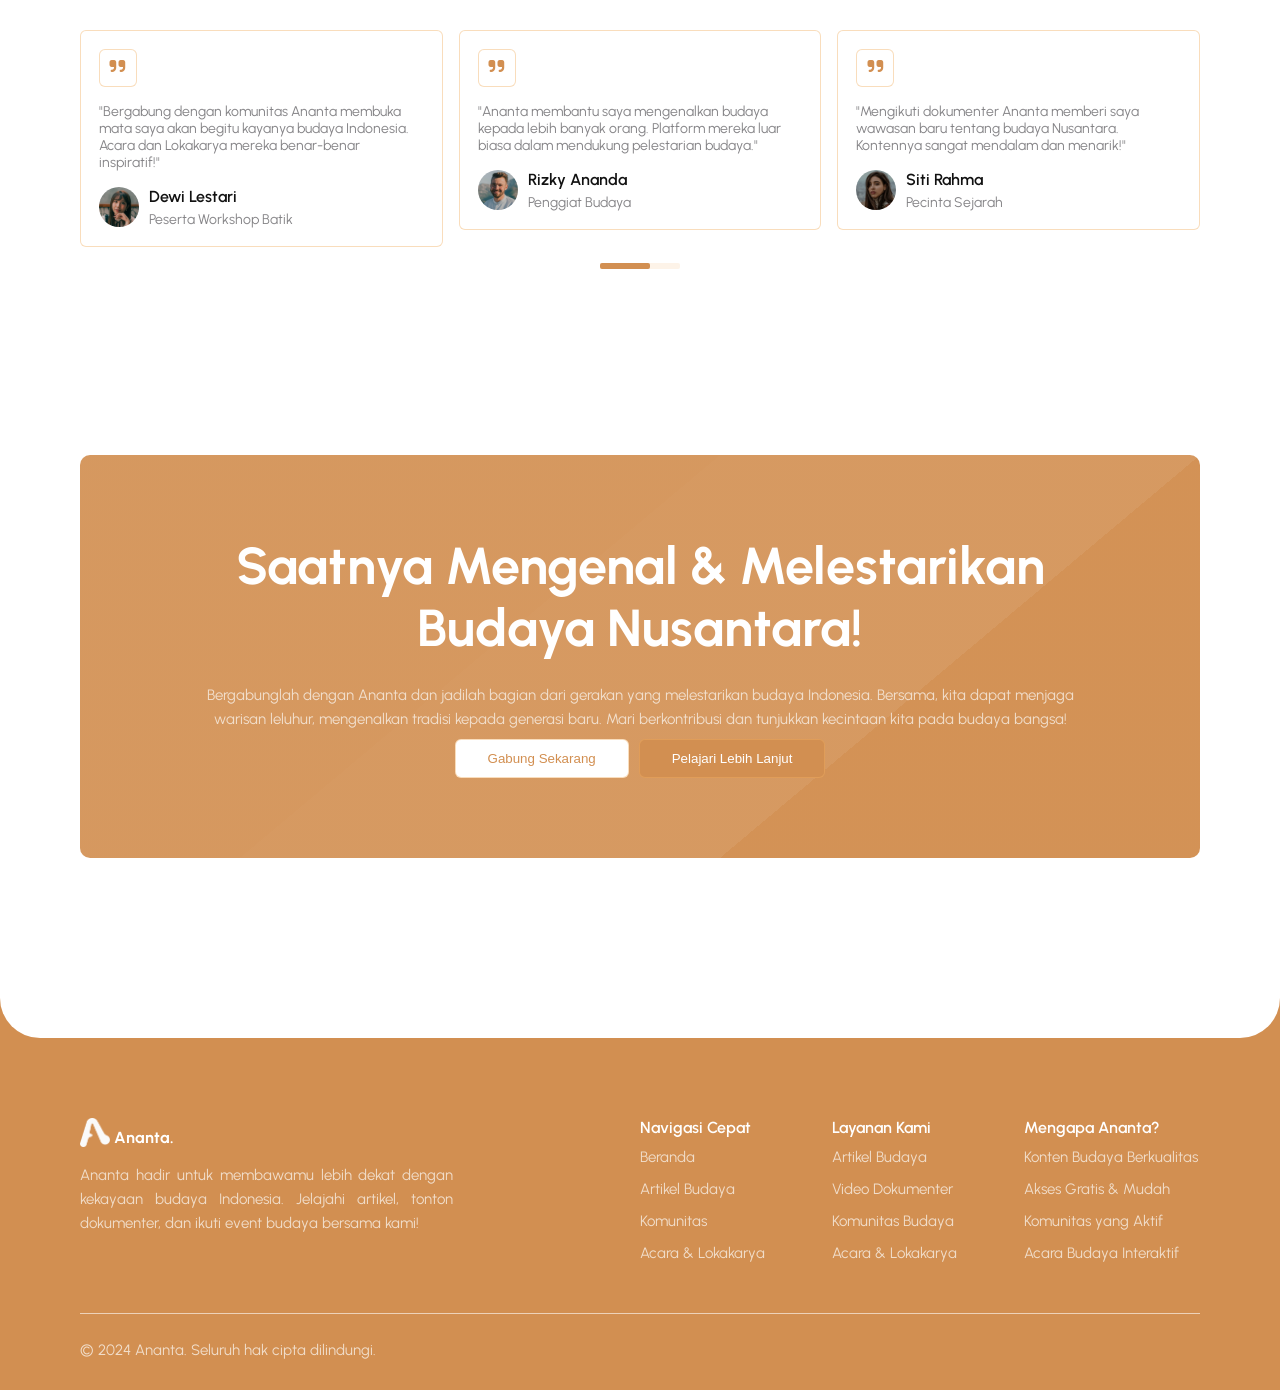
<file: event.html>
<html lang="id">
  <head>
    <meta charset="UTF-8" />
    <meta name="viewport" content="width=device-width, initial-scale=1.0" />
    <meta
      name="description"
      content="Jelajahi keindahan warisan budaya Indonesia. Ananta menyajikan artikel dan informasi mendalam tentang sejarah, seni, dan budaya Nusantara."
    />
    <!-- Meta Information for SEO and Social Sharing -->
    <meta
      name="keywords"
      content="Warisan Indonesia, Budaya Nusantara, Sejarah Indonesia, Seni Tradisional, Ananta"
    />
    <meta name="author" content="Ananta" />

    <!-- Meta Open Graph for better social sharing -->
    <meta
      property="og:description"
      content="Pelajari sejarah dan budaya Indonesia melalui artikel-artikel menarik di Ananta. Temukan kekayaan seni, tradisi, dan cerita Nusantara."
    />
    <meta property="og:title" content="Menjelajahi Warisan Budaya Indonesia" />
    <meta property="og:image" content="CWC2666_Bahan/assets/logo.webp" />

    <title>Acara | Menjelajahi Warisan Budaya Indonesia bersama Ananta</title>
    <!-- Title of the Document -->

    <!-- Linking External CSS and Fonts -->
    <link rel="stylesheet" href="CWC2666_Website/css/style.css" />
    <link
      rel="stylesheet"
      href="CWC2666_Bahan/Swiperjs v5.3.7/swiper-bundle.css"
    />
    <link
      rel="stylesheet"
      href="CWC2666_Bahan/fontawesome-free-6.7.2-web/fontawesome-free-6.7.2-web/css/all.min.css"
    />

    <!-- Preconnect for faster font loading -->
    <link rel="preconnect" href="https://fonts.googleapis.com" />
    <link rel="preconnect" href="https://fonts.gstatic.com" crossorigin />
    <link
      href="https://fonts.googleapis.com/css2?family=Urbanist:ital,wght@0,100..900;1,100..900&display=swap"
      rel="stylesheet"
    />
    <link rel="icon" href="CWC2666_Bahan/assets/logo.webp" />
  </head>
  <body>
    <div id="custom-alert" class="alert hidden"></div>
    <!-- Navigation Bar -->
    <nav id="navbar">
      <div class="container">
        <a href="index.html" class="logo aos" data-delay="100">
          <img class="logo" src="CWC2666_Bahan/assets/logo.webp" alt="ananta" />
          Ananta.
        </a>
        <!-- UL Links -->
        <ul class="nav-links" id="nav-links">
          <li class="aos" data-delay="200"><a href="index.html">Beranda</a></li>
          <li class="aos" data-delay="250">
            <a href="index.html#about">Tentang</a>
          </li>
          <li class="aos d-none d-sm-block d-md-block" data-delay="250">
            <a href="komunitas.html">Komunitas</a>
          </li>
          <li class="aos d-none d-sm-block d-md-block" data-delay="250">
            <a class="active" href="event.html">Acara</a>
          </li>
          <li class="dropdown aos d-sm-none d-md-none" data-delay="290">
            <a href="#" class="dropbtn active"
              >Program <i class="fa fa-caret-down"></i
            ></a>
            <ul class="dropdown-content">
              <li><a href="komunitas.html">Komunitas</a></li>
              <li><a href="event.html" class="active">Acara</a></li>
            </ul>
          </li>
          <li class="aos" data-delay="300">
            <a href="artikel.html">Artikel</a>
          </li>
          <li class="d-flex center show gap aos" data-delay="200" id="btn">
            <a href="index.html#service">
              <button class="btn btn-b show">Jelajahi Warisan Budaya</button>
            </a>
            <div class="d-flex gap">
              <button class="btn btn-b reg toggle-dark-mode">
                <i class="fa fa-moon"></i>
              </button>
              <a href="profile.html" class="user" id="user">
                <button class="btn btn-b reg user">
                  <i class="fa fa-user"></i>
                </button>
              </a>
            </div>
          </li>
        </ul>
        <!-- Hamburger Menu -->
        <button class="hamburger" id="hamburger">
          <span class="bar"></span>
          <span class="bar"></span>
          <span class="bar"></span>
        </button>
        <div class="dm d-flex gap">
          <a href="index.html#service">
            <button class="btn btn-b reg">Jelajahi Warisan Budaya</button>
          </a>
          <div class="d-flex gap">
            <button class="btn btn-b reg toggle-dark-mode">
              <i class="fa fa-moon"></i>
            </button>
            <a href="profile.html" class="user" id="user">
              <button class="btn btn-b reg user">
                <i class="fa fa-user"></i>
              </button>
            </a>
          </div>
        </div>
      </div>
    </nav>
    <section class="hero">
      <div class="container">
        <div class="row gap-large gap-md gap-sm-n sm-flip">
          <div class="col-7 col-sm-12">
            <div class="hero-left aos" data-delay="200">
              <h1 class="title-hero">
                <span class="highlight">Ananta</span>
                Rayakan Budaya, Ciptakan Karya!
              </h1>
              <p class="text">
                Jelajahi pengalaman seru dalam berbagai acara budaya yang
                menginspirasi! Ikuti lokakarya interaktif, pertunjukan seni, dan
                diskusi kreatif untuk memperdalam kecintaanmu pada budaya
                Nusantara. Bersama, kita jaga dan kembangkan warisan ini untuk
                generasi mendatang!
              </p>
              <div class="d-flex gap">
                <a href="event.html#acara">
                  <button class="btn btn-a">Lihat Acara</button>
                </a>
                <a href="event.html#lokarya">
                  <button class="btn btn-b">Ikut Lokakarya</button>
                </a>
              </div>
            </div>
          </div>
          <div class="col-5 col-sm-12">
            <div class="img-hero-container aos" data-delay="300">
              <img
                class="img-hero"
                src="CWC2666_Bahan/assets/hero-event-image.webp"
                alt="Acara dan Lokakarya Budaya Nusantara"
              />
              <div class="img-caption">
                Jadilah bagian dari perayaan budaya yang hidup!
              </div>
            </div>
          </div>
        </div>
      </div>
    </section>

    <section class="acara" id="acara">
      <div class="container">
        <div class="row mb-1">
          <div class="col-7 col-sm-12 aos" data-delay="200">
            <h1 class="title mb-0 mb-sm">
              Jelajahi <span class="highlight">Acara Budaya</span> Nusantara
            </h1>
          </div>
          <div class="col-4 col-sm-12 aos" data-delay="300">
            <p class="text mb-0">
              Ikuti berbagai acara budaya yang memperkenalkan warisan
              tradisional Indonesia dengan cara yang lebih dekat dan interaktif!
            </p>
          </div>
        </div>
        <div class="row mb aos" data-delay="300">
          <div class="col-12">
            <div class="w-full">
              <div class="swiper-container-2">
                <div class="swiper-wrapper">
                  <!-- Swiper Slide 1 -->
                  <div class="swiper-slide aos" data-delay="200">
                    <a
                      href="festival-rasa.html"
                      class="card card-flex card-sm-block"
                    >
                      <div class="img-card-container">
                        <img
                          src="CWC2666_Bahan/assets/acara-1.webp"
                          alt=""
                          class="card-img-event"
                        />
                      </div>
                      <div class="card-body">
                        <h1 class="card-title mb-2">
                          Festival Batik Indonesia 2025
                        </h1>
                        <p class="card-text text-clip mb">
                          Rangkaian pameran batik, fashion show, dan workshop
                          membatik langsung dari pengrajin terbaik.
                        </p>
                        <ul class="event-details mb">
                          <li class="card-text mb-2">
                            <i class="b-primary fa fa-calendar"></i> 5 Oktober
                            2025
                          </li>
                          <li class="card-text mb-2">
                            <i class="b-primary fa fa-map-marker"></i> Solo,
                            Indonesia
                          </li>
                          <li class="card-text mb-2">
                            <i class="b-primary fa fa-ticket"></i> Gratis
                          </li>
                          <li class="card-text mb-2">
                            <i class="b-primary fa fa-users"></i> Maks. 1000
                            peserta
                          </li>
                        </ul>
                        <p class="card-title-nd mb-0">
                          Selengkapnya
                          <i class="fa fa-arrow-right"></i>
                        </p>
                      </div>
                    </a>
                  </div>

                  <!-- Swiper Slide 2 -->
                  <div class="swiper-slide aos" data-delay="300">
                    <a
                      href="festival-rasa.html"
                      class="card card-flex card-sm-block"
                    >
                      <div class="img-card-container">
                        <img
                          src="CWC2666_Bahan/assets/acara-2.webp"
                          alt=""
                          class="card-img-event"
                        />
                      </div>
                      <div class="card-body">
                        <h1 class="card-title mb-2">
                          Festival Gamelan Nusantara
                        </h1>
                        <p class="card-text text-clip mb">
                          Saksikan pertunjukan gamelan dari berbagai daerah,
                          dengan kompetisi antar grup terbaik di Indonesia.
                        </p>
                        <ul class="event-details mb">
                          <li class="card-text mb-2">
                            <i class="b-primary fa fa-calendar"></i> 12 November
                            2025
                          </li>
                          <li class="card-text mb-2">
                            <i class="b-primary fa fa-map-marker"></i> Bandung,
                            Indonesia
                          </li>
                          <li class="card-text mb-2">
                            <i class="b-primary fa fa-ticket"></i> Rp 50.000
                          </li>
                          <li class="card-text mb-2">
                            <i class="b-primary fa fa-users"></i> Maks. 750
                            peserta
                          </li>
                        </ul>
                        <p class="card-title-nd mb-0">
                          Selengkapnya
                          <i class="fa fa-arrow-right"></i>
                        </p>
                      </div>
                    </a>
                  </div>

                  <!-- Swiper Slide 3 -->
                  <div class="swiper-slide aos" data-delay="400">
                    <a
                      href="festival-rasa.html"
                      class="card card-flex card-sm-block"
                    >
                      <div class="img-card-container">
                        <img
                          src="CWC2666_Bahan/assets/acara-3.webp"
                          alt=""
                          class="card-img-event"
                        />
                      </div>
                      <div class="card-body">
                        <h1 class="card-title mb-2">Festival Rasa Nusantara</h1>
                        <p class="card-text text-clip mb">
                          Nikmati kelezatan kuliner khas Indonesia dengan demo
                          masak dari chef ternama.
                        </p>
                        <ul class="event-details mb">
                          <li class="card-text mb-2">
                            <i class="b-primary fa fa-calendar"></i> 25 Agustus
                            2025
                          </li>
                          <li class="card-text mb-2">
                            <i class="b-primary fa fa-map-marker"></i> Jakarta,
                            Indonesia
                          </li>
                          <li class="card-text mb-2">
                            <i class="b-primary fa fa-ticket"></i> Rp 30.000
                          </li>
                          <li class="card-text mb-2">
                            <i class="b-primary fa fa-users"></i> Maks. 1500
                            peserta
                          </li>
                        </ul>
                        <p class="card-title-nd mb-0">
                          Selengkapnya
                          <i class="fa fa-arrow-right"></i>
                        </p>
                      </div>
                    </a>
                  </div>

                  <!-- Swiper Slide 4 -->
                  <div class="swiper-slide aos" data-delay="500">
                    <a
                      href="festival-rasa.html"
                      class="card card-flex card-sm-block"
                    >
                      <div class="img-card-container">
                        <img
                          src="CWC2666_Bahan/assets/acara-4.webp"
                          alt=""
                          class="card-img-event"
                        />
                      </div>
                      <div class="card-body">
                        <h1 class="card-title mb-2">
                          Pentas Wayang Internasional
                        </h1>
                        <p class="card-text text-clip mb">
                          Menikmati seni wayang dari berbagai daerah dan negara
                          dalam satu panggung.
                        </p>
                        <ul class="event-details mb">
                          <li class="card-text mb-2">
                            <i class="b-primary fa fa-calendar"></i> 10
                            September 2025
                          </li>
                          <li class="card-text mb-2">
                            <i class="b-primary fa fa-map-marker"></i>
                            Surakarta, Indonesia
                          </li>
                          <li class="card-text mb-2">
                            <i class="b-primary fa fa-ticket"></i> Gratis
                          </li>
                          <li class="card-text mb-2">
                            <i class="b-primary fa fa-users"></i> Maks. 500
                            peserta
                          </li>
                        </ul>
                        <p class="card-title-nd mb-0">
                          Selengkapnya
                          <i class="fa fa-arrow-right"></i>
                        </p>
                      </div>
                    </a>
                  </div>
                </div>

                <div class="d-flex center mt">
                  <div class="swiper-pagination"></div>
                </div>
              </div>
            </div>
          </div>
        </div>
        <div class="row text-center aos" data-delay="200">
          <div class="col-12">
            <a href="#event" class="text">
              <button class="btn btn-a">Lihat Semua Acara</button>
            </a>
          </div>
        </div>
      </div>
    </section>

    <section class="lokakarya" id="lokakarya">
      <div class="container">
        <div class="row mb-1">
          <div class="col-7 col-sm-12 aos" data-delay="200">
            <h1 class="title mb-0 mb-sm">
              Ikuti <span class="highlight">Lokakarya Budaya</span> Nusantara
            </h1>
          </div>
          <div class="col-4 col-sm-12 aos" data-delay="300">
            <p class="text mb-0">
              Belajar langsung dari para maestro seni dan budaya untuk memahami
              serta melestarikan kekayaan warisan Indonesia.
            </p>
          </div>
        </div>
        <div class="row mb aos" data-delay="300">
          <div class="col-12">
            <div class="w-full">
              <div class="swiper-container-2">
                <div class="swiper-wrapper">
                  <!-- Swiper Slide 1 -->
                  <div class="swiper-slide aos" data-delay="200">
                    <a
                      href="workshop-batik.html"
                      class="card card-flex card-sm-block"
                    >
                      <div class="img-card-container">
                        <img
                          src="CWC2666_Bahan/assets/lokakarya-1.webp"
                          alt=""
                          class="card-img-event"
                        />
                      </div>
                      <div class="card-body">
                        <h1 class="card-title mb-2">
                          Workshop Membatik dengan Pengrajin Lokal
                        </h1>
                        <p class="card-text text-clip mb">
                          Pelajari teknik membatik dari para pengrajin
                          profesional dan buat kain batikmu sendiri.
                        </p>
                        <ul class="event-details mb">
                          <li class="card-text mb-2">
                            <i class="b-primary fa fa-calendar"></i> 20 Maret
                            2025
                          </li>
                          <li class="card-text mb-2">
                            <i class="b-primary fa fa-map-marker"></i> Solo,
                            Indonesia
                          </li>
                          <li class="card-text mb-2">
                            <i class="b-primary fa fa-ticket"></i> Rp 150.000
                          </li>
                          <li class="card-text mb-2">
                            <i class="b-primary fa fa-gift"></i> Sertifikat &
                            Alat Membatik
                          </li>
                        </ul>
                        <p class="card-title-nd mb-0">
                          Selengkapnya
                          <i class="fa fa-arrow-right"></i>
                        </p>
                      </div>
                    </a>
                  </div>
                  <!-- Swiper Slide 2 -->
                  <div class="swiper-slide aos" data-delay="300">
                    <a
                      href="workshop-batik.html"
                      class="card card-flex card-sm-block"
                    >
                      <div class="img-card-container">
                        <img
                          src="CWC2666_Bahan/assets/lokakarya-2.webp"
                          alt=""
                          class="card-img-event"
                        />
                      </div>
                      <div class="card-body">
                        <h1 class="card-title mb-2">
                          Belajar Membuat & Memainkan Wayang Kulit
                        </h1>
                        <p class="card-text text-clip mb">
                          Kenali filosofi di balik pertunjukan wayang serta
                          pelajari cara membuat dan memainkannya.
                        </p>
                        <ul class="event-details mb">
                          <li class="card-text mb-2">
                            <i class="b-primary fa fa-calendar"></i> 15 April
                            2025
                          </li>
                          <li class="card-text mb-2">
                            <i class="b-primary fa fa-map-marker"></i>
                            Yogyakarta, Indonesia
                          </li>
                          <li class="card-text mb-2">
                            <i class="b-primary fa fa-ticket"></i> Rp 100.000
                          </li>
                          <li class="card-text mb-2">
                            <i class="b-primary fa fa-gift"></i> Sertifikat &
                            Wayang Mini
                          </li>
                        </ul>
                        <p class="card-title-nd mb-0">
                          Selengkapnya
                          <i class="fa fa-arrow-right"></i>
                        </p>
                      </div>
                    </a>
                  </div>
                  <!-- Swiper Slide 3 -->
                  <div class="swiper-slide aos" data-delay="400">
                    <a
                      href="workshop-batik.html"
                      class="card card-flex card-sm-block"
                    >
                      <div class="img-card-container">
                        <img
                          src="CWC2666_Bahan/assets/lokakarya-3.webp"
                          alt=""
                          class="card-img-event"
                        />
                      </div>
                      <div class="card-body">
                        <h1 class="card-title mb-2">
                          Latihan Tari Tradisional Nusantara
                        </h1>
                        <p class="card-text text-clip mb">
                          Belajar tarian khas dari berbagai daerah langsung dari
                          instruktur profesional.
                        </p>
                        <ul class="event-details mb">
                          <li class="card-text mb-2">
                            <i class="b-primary fa fa-calendar"></i> 10 Mei 2025
                          </li>
                          <li class="card-text mb-2">
                            <i class="b-primary fa fa-map-marker"></i> Bandung,
                            Indonesia
                          </li>
                          <li class="card-text mb-2">
                            <i class="b-primary fa fa-ticket"></i> Rp 120.000
                          </li>
                          <li class="card-text mb-2">
                            <i class="b-primary fa fa-gift"></i> Sertifikat &
                            Video Dokumentasi
                          </li>
                        </ul>
                        <p class="card-title-nd mb-0">
                          Selengkapnya
                          <i class="fa fa-arrow-right"></i>
                        </p>
                      </div>
                    </a>
                  </div>
                  <!-- Swiper Slide 4 -->
                  <div class="swiper-slide aos" data-delay="500">
                    <a
                      href="workshop-batik.html"
                      class="card card-flex card-sm-block"
                    >
                      <div class="img-card-container">
                        <img
                          src="CWC2666_Bahan/assets/lokakarya-4.webp"
                          alt=""
                          class="card-img-event"
                        />
                      </div>
                      <div class="card-body">
                        <h1 class="card-title mb-2">
                          Pelatihan Ukir Kayu Tradisional Jepara
                        </h1>
                        <p class="card-text text-clip mb">
                          Pelajari teknik mengukir kayu dari pengrajin
                          berpengalaman dan buat karya unikmu sendiri.
                        </p>
                        <ul class="event-details mb">
                          <li class="card-text mb-2">
                            <i class="b-primary fa fa-calendar"></i> 5 Juni 2025
                          </li>
                          <li class="card-text mb-2">
                            <i class="b-primary fa fa-map-marker"></i> Jepara,
                            Indonesia
                          </li>
                          <li class="card-text mb-2">
                            <i class="b-primary fa fa-ticket"></i> Rp 200.000
                          </li>
                          <li class="card-text mb-2">
                            <i class="b-primary fa fa-gift"></i> Sertifikat &
                            Alat Ukir
                          </li>
                        </ul>
                        <p class="card-title-nd mb-0">
                          Selengkapnya
                          <i class="fa fa-arrow-right"></i>
                        </p>
                      </div>
                    </a>
                  </div>
                </div>
                <div class="d-flex center mt">
                  <div class="swiper-pagination"></div>
                </div>
              </div>
            </div>
          </div>
        </div>

        <div class="row text-center aos" data-delay="200">
          <div class="col-12">
            <a href="#workshop" class="text">
              <button class="btn btn-a">Ikut Lokakarya</button>
            </a>
          </div>
        </div>
      </div>
    </section>

    <section class="gallery">
      <div class="container">
        <div class="row mb-1">
          <div class="col-7 col-sm-12 aos" data-delay="200">
            <h1 class="title mb-0 mb-sm">
              <span class="highlight">Merayakan Budaya </span>dalam Setiap Momen
            </h1>
          </div>
          <div class="col-4 col-sm-12 aos" data-delay="300">
            <p class="text mb">
              Jelajahi dokumentasi visual dari berbagai festival budaya dan
              lokakarya interaktif yang menghadirkan pengalaman mendalam.
              Saksikan keindahan tradisi yang terus hidup dalam setiap acara
              yang kami selenggarakan.
            </p>
          </div>
        </div>
        <div class="row mb">
          <div class="col-12">
            <div class="grid grid-4">
              <div class="d-flex flex-col gap-medium gap-md-small gap-sm-small">
                <div class="img-hero-container aos" data-delay="200">
                  <img
                    class="img-gallery"
                    src="CWC2666_Bahan/assets/img-1.webp"
                    alt="Image 1"
                  />
                </div>
                <div class="img-hero-container aos" data-delay="200">
                  <img
                    class="img-gallery"
                    src="CWC2666_Bahan/assets/img-2.webp"
                    alt="Image 2"
                  />
                </div>
              </div>
              <div class="d-flex flex-col gap-medium gap-md-small gap-sm-small">
                <div class="img-hero-container aos" data-delay="300">
                  <img
                    class="img-gallery"
                    src="CWC2666_Bahan/assets/img-3.webp"
                    alt="Image 3"
                  />
                </div>
                <div class="img-hero-container aos" data-delay="200">
                  <img
                    class="img-gallery"
                    src="CWC2666_Bahan/assets/img-5.webp"
                    alt="Image 5"
                  />
                </div>
                <div class="img-hero-container aos" data-delay="200">
                  <img
                    class="img-gallery"
                    src="CWC2666_Bahan/assets/img-4.webp"
                    alt="Image 4"
                  />
                </div>
              </div>
              <div class="d-flex flex-col gap-medium gap-md-small gap-sm-small">
                <div class="img-hero-container aos" data-delay="450">
                  <img
                    class="img-gallery"
                    src="CWC2666_Bahan/assets/img-9.webp"
                    alt="Image 9"
                  />
                </div>
                <div class="img-hero-container aos" data-delay="200">
                  <img
                    class="img-gallery"
                    src="CWC2666_Bahan/assets/img-8.webp"
                    alt="Image 8"
                  />
                </div>
                <div class="img-hero-container aos" data-delay="400">
                  <img
                    class="img-gallery"
                    src="CWC2666_Bahan/assets/img-6.webp"
                    alt="Image 6"
                  />
                </div>
              </div>
              <div class="d-flex flex-col gap-medium gap-md-small gap-sm-small">
                <div class="img-hero-container aos" data-delay="300">
                  <img
                    class="img-gallery"
                    src="CWC2666_Bahan/assets/img-7.webp"
                    alt="Image 7"
                  />
                </div>
                <div class="img-hero-container aos" data-delay="200">
                  <img
                    class="img-gallery"
                    src="CWC2666_Bahan/assets/img-10.webp"
                    alt="Image 10"
                  />
                </div>
              </div>
            </div>
          </div>
        </div>
        <div class="row text-center aos" data-delay="200">
          <div class="col-12">
            <a href="event.html#acara" class="text">
              <button class="btn btn-a">Jelajahi Lebih Banyak</button>
            </a>
          </div>
        </div>
      </div>
    </section>
    <section class="testimoni">
      <div class="container">
        <div class="row mb-1">
          <div class="col-7 col-sm-12 aos" data-delay="200">
            <h1 class="title mb-0 mb-sm">
              <span class="highlight">Jejak Inspiratif </span>dari Setiap Acara
            </h1>
          </div>
          <div class="col-4 col-sm-12 aos" data-delay="300">
            <p class="text mb-0">
              Dengarkan kisah inspiratif dari peserta yang telah mengalami
              langsung keunikan festival budaya dan lokakarya kami. Setiap acara
              menghadirkan pengalaman yang berharga.
            </p>
          </div>
        </div>
        <div class="row">
          <div class="col-12">
            <div class="w-full">
              <div class="swiper-container">
                <div class="swiper-wrapper">
                  <div class="swiper-slide aos" data-delay="200">
                    <div class="card">
                      <div class="mb">
                        <div class="mb-sm mb">
                          <div class="icon">
                            <i class="fa fa-quote-right"></i>
                          </div>
                        </div>
                        <p class="card-text">
                          "Bergabung dengan komunitas Ananta membuka mata saya
                          akan begitu kayanya budaya Indonesia. Acara dan
                          Lokakarya mereka benar-benar inspiratif!"
                        </p>
                      </div>
                      <div class="d-flex gap justify-center">
                        <img
                          src="CWC2666_Bahan/assets/profile-1.webp"
                          alt="profile"
                          class="profile"
                        />
                        <div class="">
                          <h1 class="card-title mb-3">Dewi Lestari</h1>
                          <p class="card-text">Peserta Workshop Batik</p>
                        </div>
                      </div>
                    </div>
                  </div>
                  <div class="swiper-slide aos" data-delay="300">
                    <div class="card">
                      <div class="mb">
                        <div class="mb-sm mb">
                          <div class="icon">
                            <i class="fa fa-quote-right"></i>
                          </div>
                        </div>
                        <p class="card-text">
                          "Ananta membantu saya mengenalkan budaya kepada lebih
                          banyak orang. Platform mereka luar biasa dalam
                          mendukung pelestarian budaya."
                        </p>
                      </div>
                      <div class="d-flex gap justify-center">
                        <img
                          src="CWC2666_Bahan/assets/profile-2.webp"
                          alt="profile"
                          class="profile"
                        />
                        <div class="">
                          <h1 class="card-title mb-3">Rizky Ananda</h1>
                          <p class="card-text">Penggiat Budaya</p>
                        </div>
                      </div>
                    </div>
                  </div>
                  <div class="swiper-slide aos" data-delay="400">
                    <div class="card">
                      <div class="mb">
                        <div class="mb-sm mb">
                          <div class="icon">
                            <i class="fa fa-quote-right"></i>
                          </div>
                        </div>
                        <p class="card-text">
                          "Mengikuti dokumenter Ananta memberi saya wawasan baru
                          tentang budaya Nusantara. Kontennya sangat mendalam
                          dan menarik!"
                        </p>
                      </div>
                      <div class="d-flex gap justify-center">
                        <img
                          src="CWC2666_Bahan/assets/profile-3.webp"
                          alt="profile"
                          class="profile"
                        />
                        <div class="">
                          <h1 class="card-title mb-3">Siti Rahma</h1>
                          <p class="card-text">Pecinta Sejarah</p>
                        </div>
                      </div>
                    </div>
                  </div>
                  <div class="swiper-slide aos" data-delay="200">
                    <div class="card">
                      <div class="mb">
                        <div class="mb-sm mb">
                          <div class="icon">
                            <i class="fa fa-quote-right"></i>
                          </div>
                        </div>
                        <p class="card-text">
                          "Ananta bukan hanya sekadar platform edukasi, tapi
                          juga ruang bagi kami untuk berbagi dan menjaga budaya.
                          Terima kasih Ananta!"
                        </p>
                      </div>
                      <div class="d-flex gap justify-center">
                        <img
                          src="CWC2666_Bahan/assets/profile-4.webp"
                          alt="profile"
                          class="profile"
                        />
                        <div class="">
                          <h1 class="card-title mb-3">Budi Santoso</h1>
                          <p class="card-text">Anggota Komunitas Budaya</p>
                        </div>
                      </div>
                    </div>
                  </div>
                </div>
                <div class="d-flex center mt">
                  <div class="swiper-pagination"></div>
                </div>
              </div>
            </div>
          </div>
        </div>
      </div>
    </section>

    <section class="banner">
      <div class="container">
        <div class="container-b">
          <div class="row center text-center">
            <div class="col-12">
              <div class="align-center">
                <h1 class="title white mb-1 mb-sm-2 aos" data-delay="200">
                  Saatnya
                  <span class="white">Mengenal & Melestarikan</span> Budaya
                  Nusantara!
                </h1>
                <p class="text center white mb-sm-2 aos" data-delay="200">
                  Bergabunglah dengan Ananta dan jadilah bagian dari gerakan
                  yang melestarikan budaya Indonesia. Bersama, kita dapat
                  menjaga warisan leluhur, mengenalkan tradisi kepada generasi
                  baru. Mari berkontribusi dan tunjukkan kecintaan kita pada
                  budaya bangsa!
                </p>
                <div class="d-flex gap d-sm-block center aos" data-delay="300">
                  <a href="index.html#">
                    <button class="btn btn-b mb-sm-2">Gabung Sekarang</button>
                  </a>
                  <a href="index.html#about">
                    <button class="btn btn-c">Pelajari Lebih Lanjut</button>
                  </a>
                </div>
              </div>
            </div>
          </div>
        </div>
      </div>
    </section>

    <footer>
      <div class="container-footer"></div>
      <div class="container">
        <div class="row">
          <!-- Logo and Description -->
          <div class="col-4 col-sm-12">
            <div class="mb aos" data-delay="200">
              <a href="index.html" class="logo white">
                <img
                  class="logo"
                  src="CWC2666_Bahan/assets/logo-2.webp"
                  id="about-image-dark"
                  alt="ananta"
                />
                <img
                  class="logo"
                  src="CWC2666_Bahan/assets/logo-3.webp"
                  id="about-image-light"
                  alt="ananta"
                />
                Ananta.
              </a>
            </div>
            <p class="text white aos" data-delay="200">
              Ananta hadir untuk membawamu lebih dekat dengan kekayaan budaya
              Indonesia. Jelajahi artikel, tonton dokumenter, dan ikuti event
              budaya bersama kami!
            </p>
            <div class="mb"></div>
            <div class="d-flex gap mb-sm-2 aos" data-delay="50">
              <a
                href="https://wa.me/62881037418040?text=Halo%20Ananta!%20Saya%20tertarik%20dengan%20konten%20budaya%20Anda.%20Bisakah%20kita%20diskusikan%20lebih%20lanjut?"
              >
                <div class="icon align-center">
                  <i class="fa-brands fa-whatsapp"></i>
                </div>
              </a>
              <a href="https://www.instagram.com/gedesi9n">
                <div class="icon align-center">
                  <i class="fa-brands fa-instagram"></i>
                </div>
              </a>
              <a href="#">
                <div class="icon align-center">
                  <i class="fa-brands fa-facebook"></i>
                </div>
              </a>
              <a href="#">
                <div class="icon align-center">
                  <i class="fa-brands fa-tiktok"></i>
                </div>
              </a>
            </div>
          </div>

          <!-- Navigasi Cepat, Layanan, dan Keunggulan -->
          <div class="col-6 col-md-6 col-sm-12">
            <div class="grid grid-3 grid-sm-2 mb">
              <div class="f-box aos" data-delay="200">
                <h1 class="title small white">Navigasi Cepat</h1>
                <p class="text white">Beranda</p>
                <p class="text white">Artikel Budaya</p>
                <p class="text white">Komunitas</p>
                <p class="text white">Acara & Lokakarya</p>
              </div>
              <div class="f-box aos" data-delay="250">
                <h1 class="title small white">Layanan Kami</h1>
                <p class="text white">Artikel Budaya</p>
                <p class="text white">Video Dokumenter</p>
                <p class="text white">Komunitas Budaya</p>
                <p class="text white">Acara & Lokakarya</p>
              </div>
              <div class="f-box aos" data-delay="300">
                <h1 class="title small white">Mengapa Ananta?</h1>
                <p class="text white">Konten Budaya Berkualitas</p>
                <p class="text white">Akses Gratis & Mudah</p>
                <p class="text white">Komunitas yang Aktif</p>
                <p class="text white">Acara Budaya Interaktif</p>
              </div>
            </div>
          </div>
        </div>
        <!-- Garis Horizontal dan Hak Cipta -->
        <div class="h-line white"></div>
        <div class="footer text-center">
          <p class="text white">
            &copy; 2024 Ananta. Seluruh hak cipta dilindungi.
          </p>
        </div>
      </div>
    </footer>
    <!-- External Scripts -->
    <script src="CWC2666_Bahan/Swiperjs v5.3.7/swiper.min.js"></script>
    <script src="CWC2666_Website/js/script.js"></script>
    <script></script>
  </body>
</html>
</file>
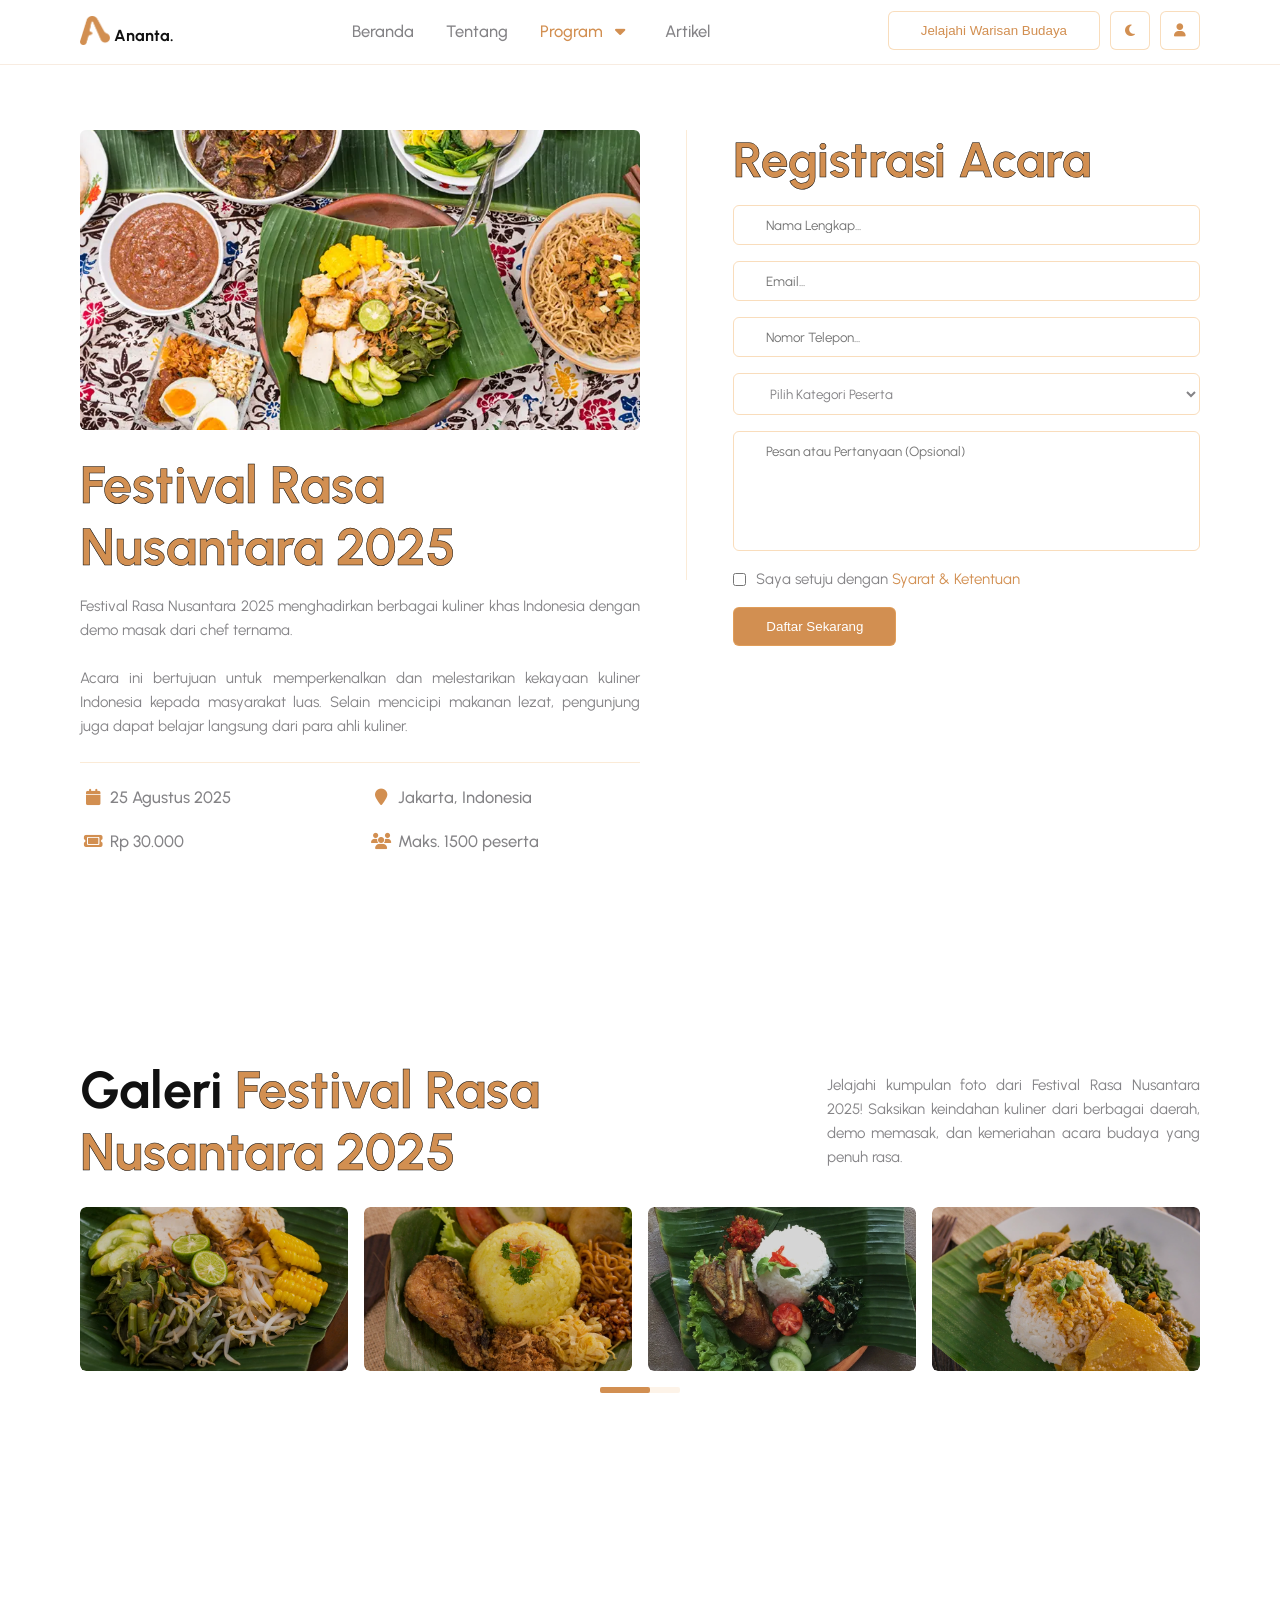
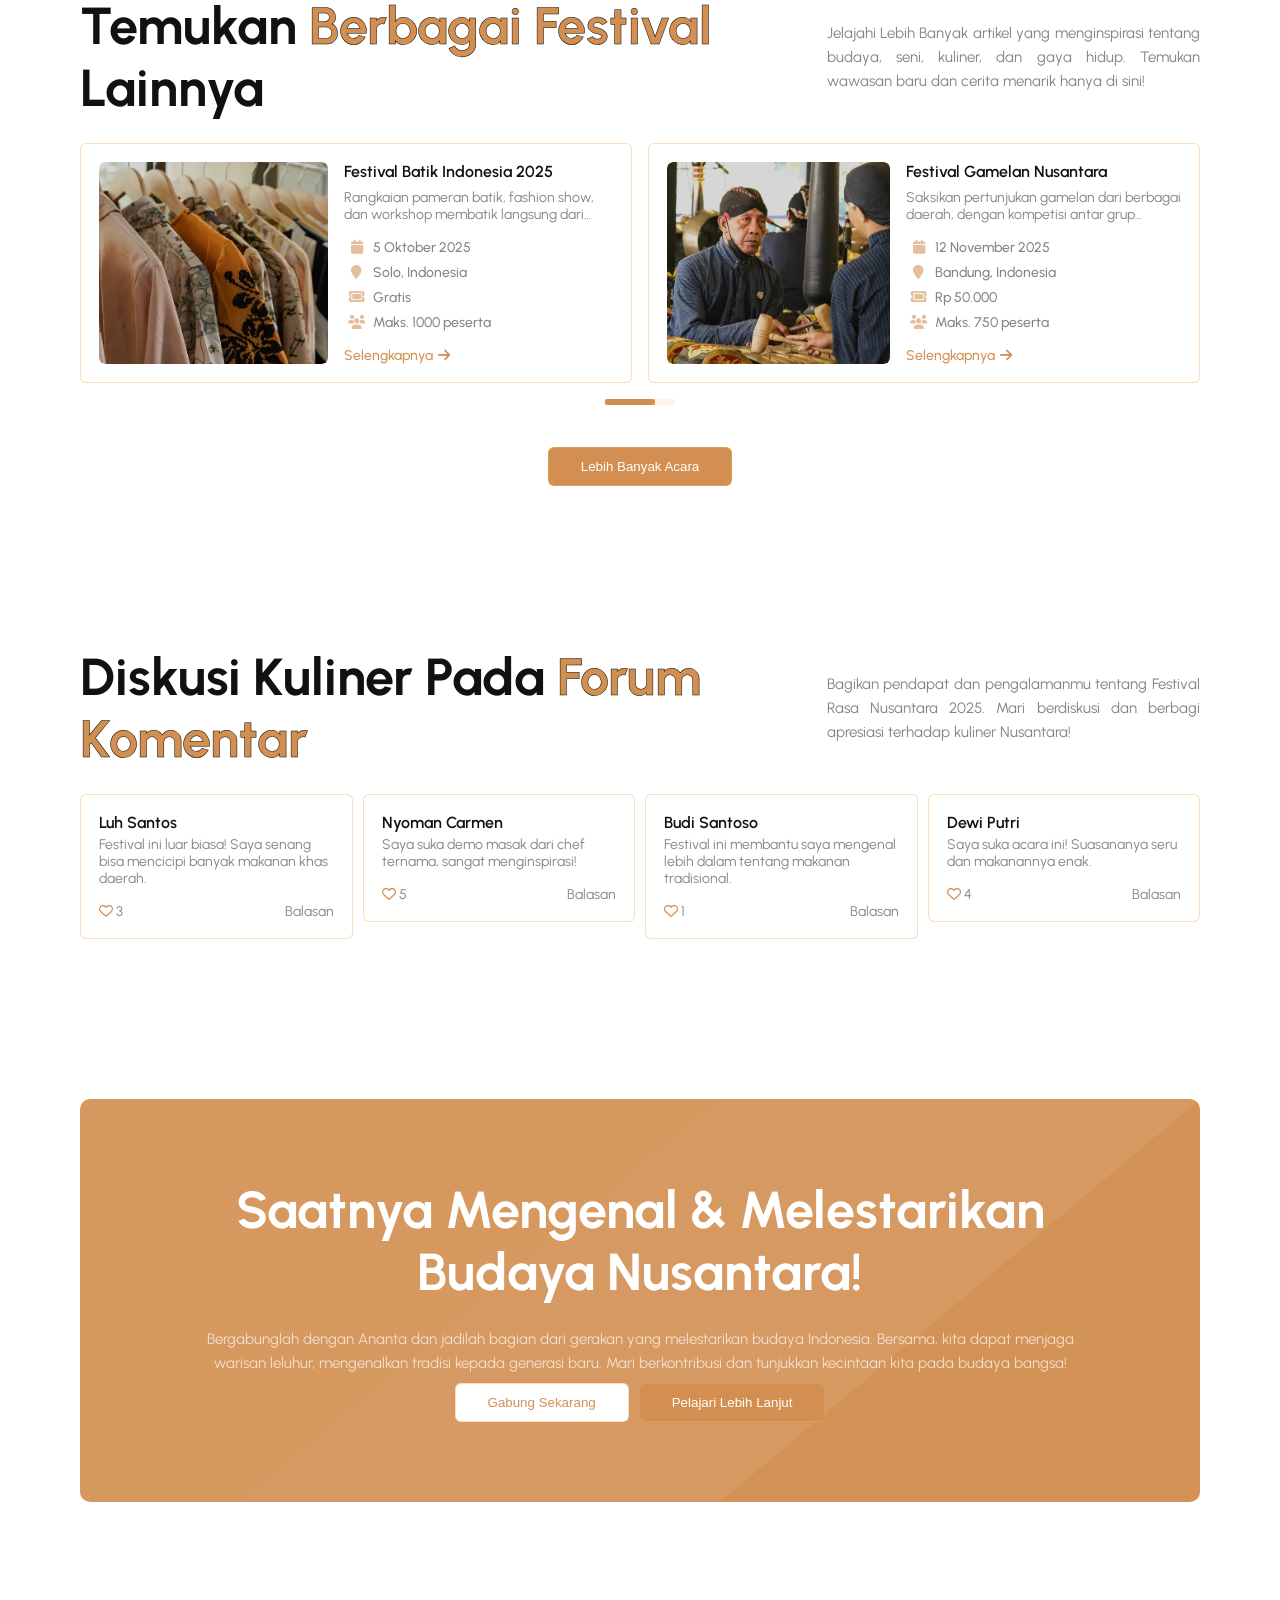
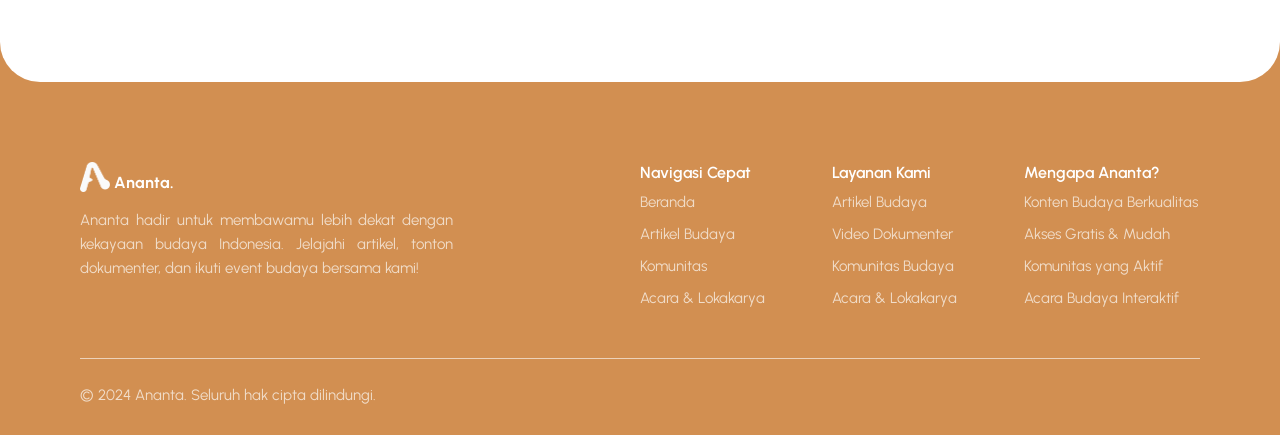
<file: festival-rasa.html>
<html lang="id">
  <head>
    <meta charset="UTF-8" />
    <meta name="viewport" content="width=device-width, initial-scale=1.0" />
    <meta
      name="description"
      content="Jelajahi keindahan warisan budaya Indonesia. Ananta menyajikan artikel dan informasi mendalam tentang sejarah, seni, dan budaya Nusantara."
    />
    <!-- Meta Information for SEO and Social Sharing -->
    <meta
      name="keywords"
      content="Warisan Indonesia, Budaya Nusantara, Sejarah Indonesia, Seni Tradisional, Ananta"
    />
    <meta name="author" content="Ananta" />

    <!-- Meta Open Graph for better social sharing -->
    <meta
      property="og:description"
      content="Pelajari sejarah dan budaya Indonesia melalui artikel-artikel menarik di Ananta. Temukan kekayaan seni, tradisi, dan cerita Nusantara."
    />
    <meta property="og:title" content="Menjelajahi Warisan Budaya Indonesia" />
    <meta property="og:image" content="CWC2666_Bahan/assets/logo.webp" />

    <title>
      Acara Festival Rasa | Menjelajahi Warisan Budaya Indonesia bersama Ananta
    </title>
    <!-- Title of the Document -->

    <!-- Linking External CSS and Fonts -->
    <link rel="stylesheet" href="CWC2666_Website/css/style.css" />
    <link
      rel="stylesheet"
      href="CWC2666_Bahan/Swiperjs v5.3.7/swiper-bundle.css"
    />
    <link
      rel="stylesheet"
      href="CWC2666_Bahan/fontawesome-free-6.7.2-web/fontawesome-free-6.7.2-web/css/all.min.css"
    />

    <!-- Preconnect for faster font loading -->
    <link rel="preconnect" href="https://fonts.googleapis.com" />
    <link rel="preconnect" href="https://fonts.gstatic.com" crossorigin />
    <link
      href="https://fonts.googleapis.com/css2?family=Urbanist:ital,wght@0,100..900;1,100..900&display=swap"
      rel="stylesheet"
    />
    <link rel="icon" href="CWC2666_Bahan/assets/logo.webp" />
  </head>
  <body>
    <div id="custom-alert" class="alert hidden"></div>
    <!-- Navigation Bar -->
    <nav id="navbar">
      <div class="container">
        <a href="index.html" class="logo aos" data-delay="100">
          <img class="logo" src="CWC2666_Bahan/assets/logo.webp" alt="ananta" />
          Ananta.
        </a>
        <!-- UL Links -->
        <ul class="nav-links" id="nav-links">
          <li class="aos" data-delay="200"><a href="index.html">Beranda</a></li>
          <li class="aos" data-delay="250">
            <a href="index.html#about">Tentang</a>
          </li>
          <li class="aos d-none d-sm-block d-md-block" data-delay="250">
            <a href="komunitas.html">Komunitas</a>
          </li>
          <li class="aos d-none d-sm-block d-md-block" data-delay="250">
            <a class="active" href="event.html">Acara</a>
          </li>
          <li class="dropdown aos d-sm-none d-md-none" data-delay="290">
            <a href="#" class="dropbtn active"
              >Program <i class="fa fa-caret-down"></i
            ></a>
            <ul class="dropdown-content">
              <li><a href="komunitas.html">Komunitas</a></li>
              <li><a href="event.html" class="active">Acara</a></li>
            </ul>
          </li>
          <li class="aos" data-delay="300">
            <a href="artikel.html">Artikel</a>
          </li>
          <li class="d-flex center show gap aos" data-delay="200" id="btn">
            <a href="index.html#service">
              <button class="btn btn-b show">Jelajahi Warisan Budaya</button>
            </a>
            <div class="d-flex gap">
              <button class="btn btn-b reg toggle-dark-mode">
                <i class="fa fa-moon"></i>
              </button>
              <a href="profile.html" class="user" id="user">
                <button class="btn btn-b reg user">
                  <i class="fa fa-user"></i>
                </button>
              </a>
            </div>
          </li>
        </ul>
        <!-- Hamburger Menu -->
        <button class="hamburger" id="hamburger">
          <span class="bar"></span>
          <span class="bar"></span>
          <span class="bar"></span>
        </button>
        <div class="dm d-flex gap">
          <a href="index.html#service">
            <button class="btn btn-b reg">Jelajahi Warisan Budaya</button>
          </a>
          <div class="d-flex gap">
            <button class="btn btn-b reg toggle-dark-mode">
              <i class="fa fa-moon"></i>
            </button>
            <a href="profile.html" class="user" id="user">
              <button class="btn btn-b reg user">
                <i class="fa fa-user"></i>
              </button>
            </a>
          </div>
        </div>
      </div>
    </nav>
    <section class="detail-acara">
      <div class="container">
        <div class="row mb-1 items-top">
          <!-- Detail Acara -->
          <div class="col-6 col-sm-12 col-md-6 aos" data-delay="200">
            <img
              class="img-artikel mb-1"
              src="CWC2666_Bahan/assets/acara-3.webp"
              alt="Festival Rasa Nusantara 2025"
            />
            <h1 class="title mb">
              <span class="highlight">Festival Rasa Nusantara 2025</span>
            </h1>
            <p class="text">
              Festival Rasa Nusantara 2025 menghadirkan berbagai kuliner khas
              Indonesia dengan demo masak dari chef ternama.
              <br /><br />
              Acara ini bertujuan untuk memperkenalkan dan melestarikan kekayaan
              kuliner Indonesia kepada masyarakat luas. Selain mencicipi makanan
              lezat, pengunjung juga dapat belajar langsung dari para ahli
              kuliner.
            </p>
            <div class="h-line"></div>

            <ul
              class="grid grid-2 grid-sm-2 grid-md-2 between event-details mb"
            >
              <li class="text mb-2">
                <i class="c-primary fa fa-calendar"></i> 25 Agustus 2025
              </li>
              <li class="text mb-2">
                <i class="c-primary fa fa-map-marker"></i> Jakarta, Indonesia
              </li>
              <li class="text mb-2">
                <i class="c-primary fa fa-ticket"></i> Rp 30.000
              </li>
              <li class="text mb-2">
                <i class="c-primary fa fa-users"></i> Maks. 1500 peserta
              </li>
            </ul>
          </div>

          <div class="v-line d-block d-sm-none d-md-block"></div>

          <!-- Form Registrasi -->
          <div class="col-5 col-sm-12 col-md-5">
            <div class="">
              <h1 class="title-custom">Registrasi Acara</h1>
              <div class="aos" data-delay="200">
                <form id="form-registrasi">
                  <input
                    class="form-input mb"
                    type="text"
                    name="nama"
                    placeholder="Nama Lengkap..."
                  />
                  <input
                    class="form-input mb"
                    type="email"
                    name="email"
                    placeholder="Email..."
                  />
                  <input
                    class="form-input mb"
                    type="tel"
                    name="telepon"
                    placeholder="Nomor Telepon..."
                  />

                  <select class="form-input mb" name="kategori">
                    <option value="">Pilih Kategori Peserta</option>
                    <option value="umum">Umum</option>
                    <option value="pelajar">Pelajar</option>
                    <option value="mahasiswa">Mahasiswa</option>
                    <option value="chef">Chef</option>
                  </select>

                  <textarea
                    class="form-input mb"
                    name="pesan"
                    placeholder="Pesan atau Pertanyaan (Opsional)"
                  ></textarea>

                  <label class="d-flex align-center gap">
                    <input type="checkbox" name="syarat" required />
                    <span class="text"
                      >Saya setuju dengan
                      <a href="#" class="c-primary">Syarat & Ketentuan</a></span
                    >
                  </label>

                  <button type="submit" class="btn btn-a">
                    Daftar Sekarang
                  </button>
                </form>
              </div>
            </div>
          </div>
        </div>
      </div>
    </section>

    <section class="acara">
      <div class="container">
        <div class="row mb-1">
          <div class="col-7 col-sm-12 aos" data-delay="200">
            <h1 class="title mb-0 mb-sm">
              Galeri <span class="highlight">Festival Rasa Nusantara 2025</span>
            </h1>
          </div>
          <div class="col-4 col-sm-12 aos" data-delay="300">
            <p class="text mb-0">
              Jelajahi kumpulan foto dari Festival Rasa Nusantara 2025! Saksikan
              keindahan kuliner dari berbagai daerah, demo memasak, dan
              kemeriahan acara budaya yang penuh rasa.
            </p>
          </div>
        </div>
        <div class="row mb aos" data-delay="300">
          <div class="col-12">
            <div class="w-full">
              <div class="swiper-container-4">
                <div class="swiper-wrapper">
                  <!-- Swiper Slide 1 -->
                  <div class="swiper-slide aos" data-delay="200">
                    <div class="img-hero-container">
                      <img
                        src="CWC2666_Bahan/assets/rasa-1.webp"
                        alt=""
                        class="img-gallery"
                      />
                    </div>
                  </div>
                  <!-- Swiper Slide 2 -->
                  <div class="swiper-slide aos" data-delay="300">
                    <div class="img-hero-container">
                      <img
                        src="CWC2666_Bahan/assets/rasa-2.webp"
                        alt=""
                        class="img-gallery"
                      />
                    </div>
                  </div>
                  <!-- Swiper Slide 3 -->
                  <div class="swiper-slide aos" data-delay="400">
                    <div class="img-hero-container">
                      <img
                        src="CWC2666_Bahan/assets/rasa-3.webp"
                        alt=""
                        class="img-gallery"
                      />
                    </div>
                  </div>
                  <!-- Swiper Slide 4 -->
                  <div class="swiper-slide aos" data-delay="400">
                    <div class="img-hero-container">
                      <img
                        src="CWC2666_Bahan/assets/rasa-4.webp"
                        alt=""
                        class="img-gallery"
                      />
                    </div>
                  </div>
                </div>
                <div class="d-flex center mt">
                  <div class="swiper-pagination"></div>
                </div>
              </div>
            </div>
          </div>
        </div>
      </div>
    </section>

    <section class="acara">
      <div class="container">
        <div class="row mb-1">
          <div class="col-7 col-sm-12 aos" data-delay="200">
            <h1 class="title mb-0 mb-sm">
              Temukan <span class="highlight">Berbagai Festival</span> Lainnya
            </h1>
          </div>
          <div class="col-4 col-sm-12 aos" data-delay="300">
            <p class="text mb-0">
              Jelajahi Lebih Banyak artikel yang menginspirasi tentang budaya,
              seni, kuliner, dan gaya hidup. Temukan wawasan baru dan cerita
              menarik hanya di sini!
            </p>
          </div>
        </div>
        <div class="row mb aos" data-delay="300">
          <div class="col-12">
            <div class="w-full">
              <div class="swiper-container-2">
                <div class="swiper-wrapper">
                  <!-- Swiper Slide 1 -->
                  <div class="swiper-slide aos" data-delay="200">
                    <a
                      href="festival-rasa.html"
                      class="card card-flex card-sm-block"
                    >
                      <div class="img-card-container">
                        <img
                          src="CWC2666_Bahan/assets/acara-1.webp"
                          alt=""
                          class="card-img-event"
                        />
                      </div>
                      <div class="card-body">
                        <h1 class="card-title mb-2">
                          Festival Batik Indonesia 2025
                        </h1>
                        <p class="card-text text-clip mb">
                          Rangkaian pameran batik, fashion show, dan workshop
                          membatik langsung dari pengrajin terbaik.
                        </p>
                        <ul class="event-details mb">
                          <li class="card-text mb-2">
                            <i class="b-primary fa fa-calendar"></i> 5 Oktober
                            2025
                          </li>
                          <li class="card-text mb-2">
                            <i class="b-primary fa fa-map-marker"></i> Solo,
                            Indonesia
                          </li>
                          <li class="card-text mb-2">
                            <i class="b-primary fa fa-ticket"></i> Gratis
                          </li>
                          <li class="card-text mb-2">
                            <i class="b-primary fa fa-users"></i> Maks. 1000
                            peserta
                          </li>
                        </ul>
                        <p class="card-title-nd mb-0">
                          Selengkapnya
                          <i class="fa fa-arrow-right"></i>
                        </p>
                      </div>
                    </a>
                  </div>

                  <!-- Swiper Slide 2 -->
                  <div class="swiper-slide aos" data-delay="300">
                    <a
                      href="festival-rasa.html"
                      class="card card-flex card-sm-block"
                    >
                      <div class="img-card-container">
                        <img
                          src="CWC2666_Bahan/assets/acara-2.webp"
                          alt=""
                          class="card-img-event"
                        />
                      </div>
                      <div class="card-body">
                        <h1 class="card-title mb-2">
                          Festival Gamelan Nusantara
                        </h1>
                        <p class="card-text text-clip mb">
                          Saksikan pertunjukan gamelan dari berbagai daerah,
                          dengan kompetisi antar grup terbaik di Indonesia.
                        </p>
                        <ul class="event-details mb">
                          <li class="card-text mb-2">
                            <i class="b-primary fa fa-calendar"></i> 12 November
                            2025
                          </li>
                          <li class="card-text mb-2">
                            <i class="b-primary fa fa-map-marker"></i> Bandung,
                            Indonesia
                          </li>
                          <li class="card-text mb-2">
                            <i class="b-primary fa fa-ticket"></i> Rp 50.000
                          </li>
                          <li class="card-text mb-2">
                            <i class="b-primary fa fa-users"></i> Maks. 750
                            peserta
                          </li>
                        </ul>
                        <p class="card-title-nd mb-0">
                          Selengkapnya
                          <i class="fa fa-arrow-right"></i>
                        </p>
                      </div>
                    </a>
                  </div>

                  <!-- Swiper Slide 4 -->
                  <div class="swiper-slide aos" data-delay="500">
                    <a
                      href="festival-rasa.html"
                      class="card card-flex card-sm-block"
                    >
                      <div class="img-card-container">
                        <img
                          src="CWC2666_Bahan/assets/acara-4.webp"
                          alt=""
                          class="card-img-event"
                        />
                      </div>
                      <div class="card-body">
                        <h1 class="card-title mb-2">
                          Pentas Wayang Internasional
                        </h1>
                        <p class="card-text text-clip mb">
                          Menikmati seni wayang dari berbagai daerah dan negara
                          dalam satu panggung.
                        </p>
                        <ul class="event-details mb">
                          <li class="card-text mb-2">
                            <i class="b-primary fa fa-calendar"></i> 10
                            September 2025
                          </li>
                          <li class="card-text mb-2">
                            <i class="b-primary fa fa-map-marker"></i>
                            Surakarta, Indonesia
                          </li>
                          <li class="card-text mb-2">
                            <i class="b-primary fa fa-ticket"></i> Gratis
                          </li>
                          <li class="card-text mb-2">
                            <i class="b-primary fa fa-users"></i> Maks. 500
                            peserta
                          </li>
                        </ul>
                        <p class="card-title-nd mb-0">
                          Selengkapnya
                          <i class="fa fa-arrow-right"></i>
                        </p>
                      </div>
                    </a>
                  </div>
                </div>

                <div class="d-flex center mt">
                  <div class="swiper-pagination"></div>
                </div>
              </div>
            </div>
          </div>
        </div>
        <div class="row text-center">
          <div class="col-12">
            <a href="event.html" class="text aos" data-delay="200">
              <button class="btn btn-a">Lebih Banyak Acara</button>
            </a>
          </div>
        </div>
      </div>
    </section>

    <section class="comment">
      <div class="container">
        <div class="row mb-1">
          <div class="col-7 col-sm-12 aos" data-delay="200">
            <h1 class="title mb-0 mb-sm">
              Diskusi Kuliner Pada <span class="highlight">Forum Komentar</span>
            </h1>
          </div>
          <div class="col-4 col-sm-12 aos" data-delay="300">
            <p class="text mb-0">
              Bagikan pendapat dan pengalamanmu tentang Festival Rasa Nusantara
              2025. Mari berdiskusi dan berbagi apresiasi terhadap kuliner
              Nusantara!
            </p>
          </div>
        </div>
        <div class="row gap items-top">
          <div class="col-3 col-md-6 col-sm-12">
            <div class="card">
              <div class="mb">
                <h1 class="card-title mb-3">Luh Santos</h1>
                <p class="card-text">
                  Festival ini luar biasa! Saya senang bisa mencicipi banyak
                  makanan khas daerah.
                </p>
              </div>
              <div class="d-flex center between">
                <p class="card-text mb-0 like-btn" data-likes="3">
                  <i class="fa-regular fa-heart c-primary"></i>
                  <span class="like-count">3</span>
                </p>
                <p class="card-text mb-0 reply-btn">Balasan</p>
              </div>
              <div class="reply">
                <div class="h-line mb-2"></div>
                <div class="d-flex center align-center">
                  <input
                    type="text"
                    placeholder="Beri Komentar"
                    class="form-input comment"
                  />
                  <i class="card-text fa fa-chevron-right c-primary"></i>
                </div>
              </div>
            </div>
          </div>
          <div class="col-3 col-md-6 col-sm-12">
            <div class="card">
              <div class="mb">
                <h1 class="card-title mb-3">Nyoman Carmen</h1>
                <p class="card-text">
                  Saya suka demo masak dari chef ternama, sangat menginspirasi!
                </p>
              </div>
              <div class="d-flex center between">
                <p class="card-text mb-0 like-btn" data-likes="5">
                  <i class="fa-regular fa-heart c-primary"></i>
                  <span class="like-count">5</span>
                </p>
                <p class="card-text mb-0 reply-btn">Balasan</p>
              </div>
              <div class="reply">
                <div class="h-line"></div>
                <div class="mb">
                  <h1 class="card-title mb-3">A. Gus</h1>
                  <p class="card-text">
                    Setuju! Saya belajar banyak dari sesi demo masak.
                  </p>
                </div>
                <div class="d-flex center between">
                  <p class="card-text mb-0 like-btn" data-likes="2">
                    <i class="fa-regular fa-heart c-primary"></i>
                    <span class="like-count">2</span>
                  </p>
                </div>
                <div class="h-line mb-2"></div>
                <div class="d-flex center align-center">
                  <input
                    type="text"
                    placeholder="Beri Komentar"
                    class="form-input comment"
                  />
                  <i class="card-text fa fa-chevron-right c-primary"></i>
                </div>
              </div>
            </div>
          </div>
          <div class="col-3 col-md-6 col-sm-12">
            <div class="card">
              <div class="mb">
                <h1 class="card-title mb-3">Budi Santoso</h1>
                <p class="card-text">
                  Festival ini membantu saya mengenal lebih dalam tentang
                  makanan tradisional.
                </p>
              </div>
              <div class="d-flex center between">
                <p class="card-text mb-0 like-btn" data-likes="1">
                  <i class="fa-regular fa-heart c-primary"></i>
                  <span class="like-count">1</span>
                </p>
                <p class="card-text mb-0 reply-btn">Balasan</p>
              </div>
              <div class="reply">
                <div class="h-line mb-2"></div>
                <div class="d-flex center align-center">
                  <input
                    type="text"
                    placeholder="Beri Komentar"
                    class="form-input comment"
                  />
                  <i class="card-text fa fa-chevron-right c-primary"></i>
                </div>
              </div>
            </div>
          </div>
          <div class="col-3 col-md-6 col-sm-12">
            <div class="card">
              <div class="mb">
                <h1 class="card-title mb-3">Dewi Putri</h1>
                <p class="card-text">
                  Saya suka acara ini! Suasananya seru dan makanannya enak.
                </p>
              </div>
              <div class="d-flex center between">
                <p class="card-text mb-0 like-btn" data-likes="4">
                  <i class="fa-regular fa-heart c-primary"></i>
                  <span class="like-count">4</span>
                </p>
                <p class="card-text mb-0 reply-btn">Balasan</p>
              </div>
              <div class="reply">
                <div class="h-line mb-2"></div>
                <div class="d-flex center align-center">
                  <input
                    type="text"
                    placeholder="Beri Komentar"
                    class="form-input comment"
                  />
                  <i class="card-text fa fa-chevron-right c-primary"></i>
                </div>
              </div>
            </div>
          </div>
        </div>
      </div>
    </section>

    <section class="banner">
      <div class="container">
        <div class="container-b">
          <div class="row center text-center">
            <div class="col-12">
              <div class="align-center">
                <h1 class="title white mb-1 mb-sm-2 aos" data-delay="200">
                  Saatnya
                  <span class="white">Mengenal & Melestarikan</span> Budaya
                  Nusantara!
                </h1>
                <p class="text center white mb-sm-2 aos" data-delay="200">
                  Bergabunglah dengan Ananta dan jadilah bagian dari gerakan
                  yang melestarikan budaya Indonesia. Bersama, kita dapat
                  menjaga warisan leluhur, mengenalkan tradisi kepada generasi
                  baru. Mari berkontribusi dan tunjukkan kecintaan kita pada
                  budaya bangsa!
                </p>
                <div class="d-flex gap d-sm-block center aos" data-delay="300">
                  <a href="index.html#">
                    <button class="btn btn-b mb-sm-2">Gabung Sekarang</button>
                  </a>
                  <a href="index.html#about">
                    <button class="btn btn-c">Pelajari Lebih Lanjut</button>
                  </a>
                </div>
              </div>
            </div>
          </div>
        </div>
      </div>
    </section>

    <footer>
      <div class="container-footer"></div>
      <div class="container">
        <div class="row">
          <!-- Logo and Description -->
          <div class="col-4 col-sm-12">
            <div class="mb aos" data-delay="200">
              <a href="index.html" class="logo white">
                <img
                  class="logo"
                  src="CWC2666_Bahan/assets/logo-2.webp"
                  id="about-image-dark"
                  alt="ananta"
                />
                <img
                  class="logo"
                  src="CWC2666_Bahan/assets/logo-3.webp"
                  id="about-image-light"
                  alt="ananta"
                />
                Ananta.
              </a>
            </div>
            <p class="text white aos" data-delay="200">
              Ananta hadir untuk membawamu lebih dekat dengan kekayaan budaya
              Indonesia. Jelajahi artikel, tonton dokumenter, dan ikuti event
              budaya bersama kami!
            </p>
            <div class="mb"></div>
            <div class="d-flex gap mb-sm-2 aos" data-delay="50">
              <a
                href="https://wa.me/62881037418040?text=Halo%20Ananta!%20Saya%20tertarik%20dengan%20konten%20budaya%20Anda.%20Bisakah%20kita%20diskusikan%20lebih%20lanjut?"
              >
                <div class="icon align-center">
                  <i class="fa-brands fa-whatsapp"></i>
                </div>
              </a>
              <a href="https://www.instagram.com/gedesi9n">
                <div class="icon align-center">
                  <i class="fa-brands fa-instagram"></i>
                </div>
              </a>
              <a href="#">
                <div class="icon align-center">
                  <i class="fa-brands fa-facebook"></i>
                </div>
              </a>
              <a href="#">
                <div class="icon align-center">
                  <i class="fa-brands fa-tiktok"></i>
                </div>
              </a>
            </div>
          </div>

          <!-- Navigasi Cepat, Layanan, dan Keunggulan -->
          <div class="col-6 col-md-6 col-sm-12">
            <div class="grid grid-3 grid-sm-2 mb">
              <div class="f-box aos" data-delay="200">
                <h1 class="title small white">Navigasi Cepat</h1>
                <p class="text white">Beranda</p>
                <p class="text white">Artikel Budaya</p>
                <p class="text white">Komunitas</p>
                <p class="text white">Acara & Lokakarya</p>
              </div>
              <div class="f-box aos" data-delay="250">
                <h1 class="title small white">Layanan Kami</h1>
                <p class="text white">Artikel Budaya</p>
                <p class="text white">Video Dokumenter</p>
                <p class="text white">Komunitas Budaya</p>
                <p class="text white">Acara & Lokakarya</p>
              </div>
              <div class="f-box aos" data-delay="300">
                <h1 class="title small white">Mengapa Ananta?</h1>
                <p class="text white">Konten Budaya Berkualitas</p>
                <p class="text white">Akses Gratis & Mudah</p>
                <p class="text white">Komunitas yang Aktif</p>
                <p class="text white">Acara Budaya Interaktif</p>
              </div>
            </div>
          </div>
        </div>
        <!-- Garis Horizontal dan Hak Cipta -->
        <div class="h-line white"></div>
        <div class="footer text-center">
          <p class="text white">
            &copy; 2024 Ananta. Seluruh hak cipta dilindungi.
          </p>
        </div>
      </div>
    </footer>
    <!-- External Scripts -->
    <script src="CWC2666_Bahan/Swiperjs v5.3.7/swiper.min.js"></script>
    <script src="CWC2666_Website/js/script.js"></script>
    <script></script>
  </body>
</html>
</file>
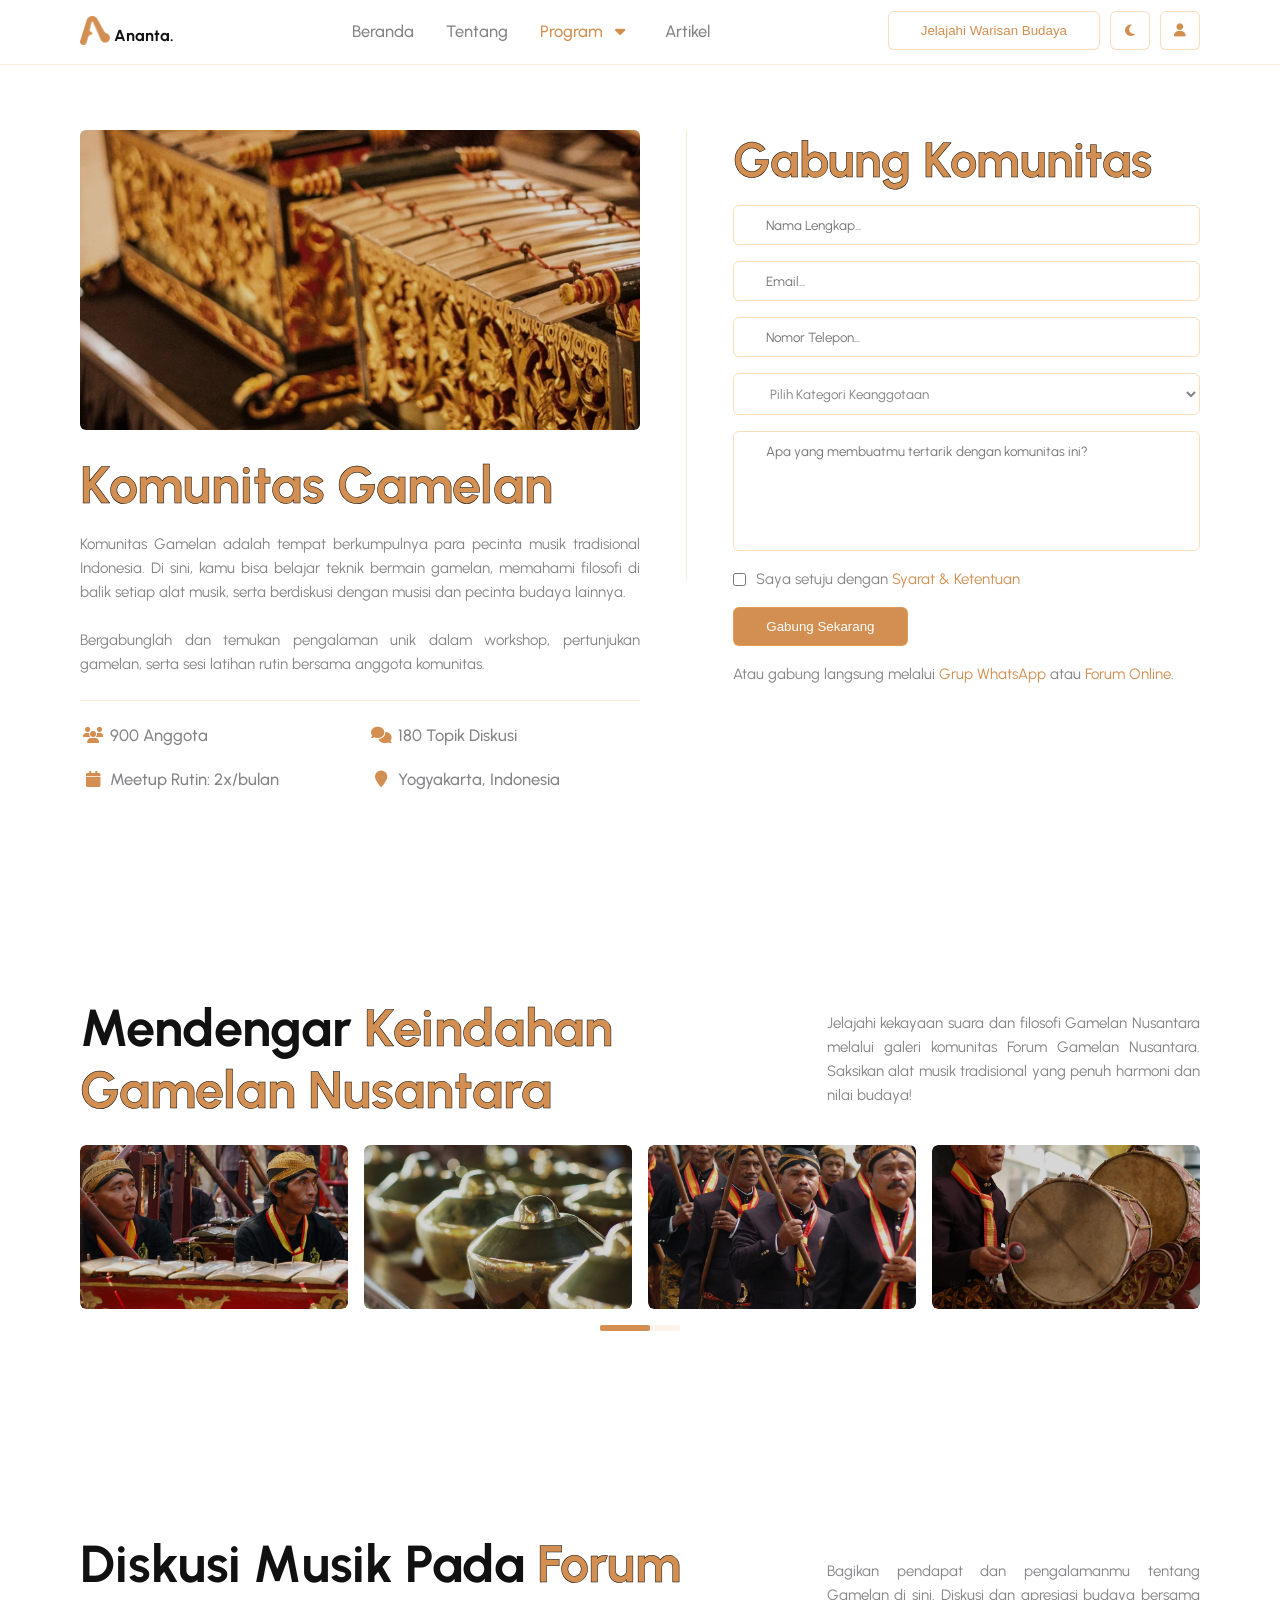
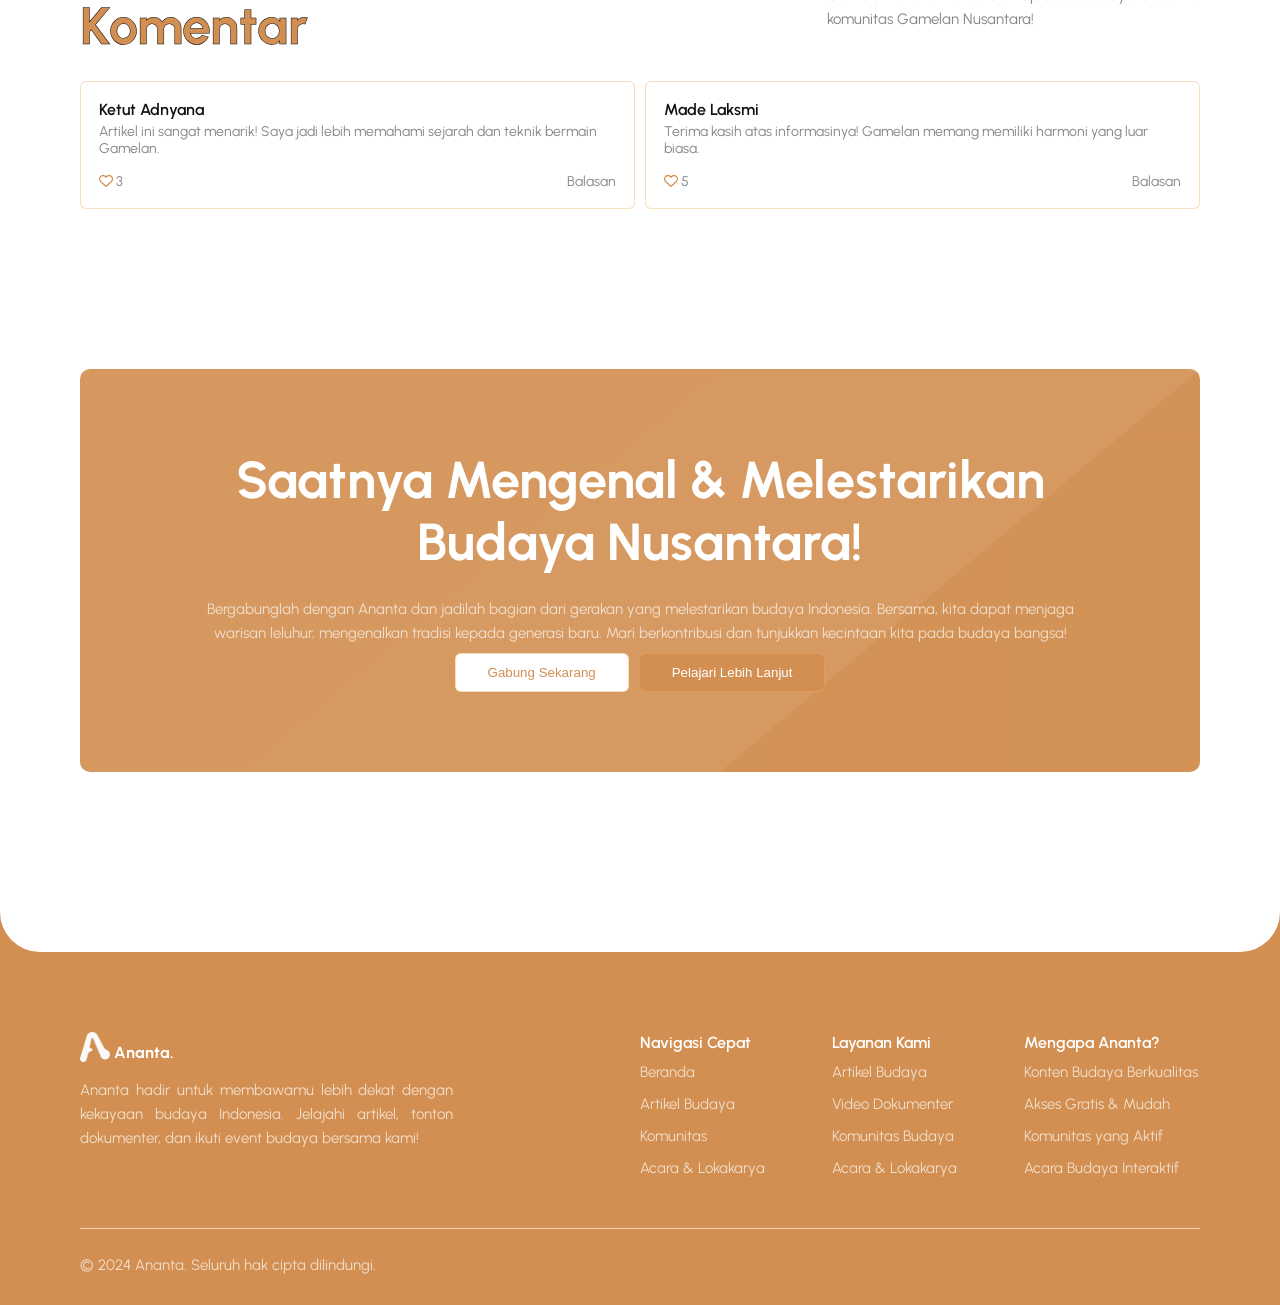
<file: komunitas-gamelan.html>
<html lang="id">
  <head>
    <meta charset="UTF-8" />
    <meta name="viewport" content="width=device-width, initial-scale=1.0" />
    <meta
      name="description"
      content="Jelajahi keindahan warisan budaya Indonesia. Ananta menyajikan artikel dan informasi mendalam tentang sejarah, seni, dan budaya Nusantara."
    />
    <!-- Meta Information for SEO and Social Sharing -->
    <meta
      name="keywords"
      content="Warisan Indonesia, Budaya Nusantara, Sejarah Indonesia, Seni Tradisional, Ananta"
    />
    <meta name="author" content="Ananta" />

    <!-- Meta Open Graph for better social sharing -->
    <meta
      property="og:description"
      content="Pelajari sejarah dan budaya Indonesia melalui artikel-artikel menarik di Ananta. Temukan kekayaan seni, tradisi, dan cerita Nusantara."
    />
    <meta property="og:title" content="Menjelajahi Warisan Budaya Indonesia" />
    <meta property="og:image" content="CWC2666_Bahan/assets/logo.webp" />

    <title>
      Komunitas Gamelan | Menjelajahi Warisan Budaya Indonesia bersama Ananta
    </title>
    <!-- Title of the Document -->

    <!-- Linking External CSS and Fonts -->
    <link rel="stylesheet" href="CWC2666_Website/css/style.css" />
    <link
      rel="stylesheet"
      href="CWC2666_Bahan/Swiperjs v5.3.7/swiper-bundle.css"
    />
    <link
      rel="stylesheet"
      href="CWC2666_Bahan/fontawesome-free-6.7.2-web/fontawesome-free-6.7.2-web/css/all.min.css"
    />

    <!-- Preconnect for faster font loading -->
    <link rel="preconnect" href="https://fonts.googleapis.com" />
    <link rel="preconnect" href="https://fonts.gstatic.com" crossorigin />
    <link
      href="https://fonts.googleapis.com/css2?family=Urbanist:ital,wght@0,100..900;1,100..900&display=swap"
      rel="stylesheet"
    />
    <link rel="icon" href="CWC2666_Bahan/assets/logo.webp" />
  </head>
  <body>
    <div id="custom-alert" class="alert hidden"></div>
    <!-- Navigation Bar -->
    <nav id="navbar">
      <div class="container">
        <a href="index.html" class="logo aos" data-delay="100">
          <img class="logo" src="CWC2666_Bahan/assets/logo.webp" alt="ananta" />
          Ananta.
        </a>
        <!-- UL Links -->
        <ul class="nav-links" id="nav-links">
          <li class="aos" data-delay="200"><a href="index.html">Beranda</a></li>
          <li class="aos" data-delay="250">
            <a href="index.html#about">Tentang</a>
          </li>
          <li
            class="aos d-none d-sm-block d-md-block"
            data-delay="250"
            class="active"
          >
            <a href="komunitas.html">Komunitas</a>
          </li>
          <li class="aos d-none d-sm-block d-md-block" data-delay="250">
            <a href="event.html">Acara</a>
          </li>
          <li class="dropdown aos d-sm-none d-md-none" data-delay="290">
            <a href="#" class="dropbtn active"
              >Program <i class="fa fa-caret-down"></i
            ></a>
            <ul class="dropdown-content">
              <li><a href="komunitas.html" class="active">Komunitas</a></li>
              <li><a href="event.html">Acara</a></li>
            </ul>
          </li>
          <li class="aos" data-delay="300">
            <a href="artikel.html">Artikel</a>
          </li>
          <li class="d-flex center show gap aos" data-delay="200" id="btn">
            <a href="index.html#service">
              <button class="btn btn-b show">Jelajahi Warisan Budaya</button>
            </a>
            <div class="d-flex gap">
              <button class="btn btn-b reg toggle-dark-mode">
                <i class="fa fa-moon"></i>
              </button>
              <a href="profile.html" class="user" id="user">
                <button class="btn btn-b reg user">
                  <i class="fa fa-user"></i>
                </button>
              </a>
            </div>
          </li>
        </ul>
        <!-- Hamburger Menu -->
        <button class="hamburger" id="hamburger">
          <span class="bar"></span>
          <span class="bar"></span>
          <span class="bar"></span>
        </button>
        <div class="dm d-flex gap">
          <a href="index.html#service">
            <button class="btn btn-b reg">Jelajahi Warisan Budaya</button>
          </a>
          <div class="d-flex gap">
            <button class="btn btn-b reg toggle-dark-mode">
              <i class="fa fa-moon"></i>
            </button>
            <a href="profile.html" class="user" id="user">
              <button class="btn btn-b reg user">
                <i class="fa fa-user"></i>
              </button>
            </a>
          </div>
        </div>
      </div>
    </nav>

    <section class="detail-komunitas">
      <div class="container">
        <div class="row mb-1 items-top">
          <!-- Detail Komunitas -->
          <div class="col-6 col-sm-12 col-md-6 aos" data-delay="200">
            <img
              class="img-artikel mb-1"
              src="CWC2666_Bahan/assets/komunitas-2.webp"
              alt="Komunitas Gamelan"
            />
            <h1 class="title mb">
              <span class="highlight">Komunitas Gamelan</span>
            </h1>
            <p class="text">
              Komunitas Gamelan adalah tempat berkumpulnya para pecinta musik
              tradisional Indonesia. Di sini, kamu bisa belajar teknik bermain
              gamelan, memahami filosofi di balik setiap alat musik, serta
              berdiskusi dengan musisi dan pecinta budaya lainnya.
              <br /><br />
              Bergabunglah dan temukan pengalaman unik dalam workshop,
              pertunjukan gamelan, serta sesi latihan rutin bersama anggota
              komunitas.
            </p>
            <div class="h-line"></div>

            <ul
              class="grid grid-2 grid-sm-2 grid-md-2 between event-details mb"
            >
              <li class="text mb-2">
                <i class="c-primary fa fa-users"></i> 900 Anggota
              </li>
              <li class="text mb-2">
                <i class="c-primary fa fa-comments"></i> 180 Topik Diskusi
              </li>
              <li class="text mb-2">
                <i class="c-primary fa fa-calendar"></i> Meetup Rutin: 2x/bulan
              </li>
              <li class="text mb-2">
                <i class="c-primary fa fa-map-marker"></i> Yogyakarta, Indonesia
              </li>
            </ul>
          </div>

          <div class="v-line d-block d-sm-none d-md-block"></div>

          <!-- Form Bergabung -->
          <div class="col-5 col-sm-12 col-md-5">
            <div class="">
              <h1 class="title-custom">Gabung Komunitas</h1>
              <div class="aos" data-delay="200">
                <form id="form-bergabung">
                  <input
                    class="form-input mb"
                    type="text"
                    name="nama"
                    placeholder="Nama Lengkap..."
                  />
                  <input
                    class="form-input mb"
                    type="email"
                    name="email"
                    placeholder="Email..."
                  />
                  <input
                    class="form-input mb"
                    type="tel"
                    name="telepon"
                    placeholder="Nomor Telepon..."
                  />

                  <select class="form-input mb" name="kategori">
                    <option value="">Pilih Kategori Keanggotaan</option>
                    <option value="umum">Pecinta Gamelan</option>
                    <option value="musisi">Musisi Gamelan</option>
                    <option value="peneliti">Peneliti & Akademisi</option>
                  </select>

                  <textarea
                    class="form-input mb"
                    name="motivasi"
                    placeholder="Apa yang membuatmu tertarik dengan komunitas ini?"
                  ></textarea>

                  <label class="d-flex align-center gap">
                    <input type="checkbox" name="syarat" required />
                    <span class="text"
                      >Saya setuju dengan
                      <a href="#" class="c-primary">Syarat & Ketentuan</a></span
                    >
                  </label>

                  <button type="submit" class="btn btn-a">
                    Gabung Sekarang
                  </button>
                </form>

                <p class="text mt">
                  Atau gabung langsung melalui
                  <a href="#" class="c-primary">Grup WhatsApp</a> atau
                  <a href="#" class="c-primary">Forum Online</a>.
                </p>
              </div>
            </div>
          </div>
        </div>
      </div>
    </section>

    <section class="acara">
      <div class="container">
        <div class="row mb-1">
          <div class="col-7 col-sm-12 aos" data-delay="200">
            <h1 class="title mb-0 mb-sm">
              Mendengar
              <span class="highlight">Keindahan Gamelan Nusantara</span>
            </h1>
          </div>
          <div class="col-4 col-sm-12 aos" data-delay="300">
            <p class="text mb-0">
              Jelajahi kekayaan suara dan filosofi Gamelan Nusantara melalui
              galeri komunitas Forum Gamelan Nusantara. Saksikan alat musik
              tradisional yang penuh harmoni dan nilai budaya!
            </p>
          </div>
        </div>
        <div class="row mb aos" data-delay="300">
          <div class="col-12">
            <div class="w-full">
              <div class="swiper-container-4">
                <div class="swiper-wrapper">
                  <!-- Swiper Slide 1 -->
                  <div class="swiper-slide aos" data-delay="200">
                    <div class="img-hero-container">
                      <img
                        src="CWC2666_Bahan/assets/gamelan-1.webp"
                        alt=""
                        class="img-gallery"
                      />
                    </div>
                  </div>
                  <!-- Swiper Slide 2 -->
                  <div class="swiper-slide aos" data-delay="300">
                    <div class="img-hero-container">
                      <img
                        src="CWC2666_Bahan/assets/gamelan-2.webp"
                        alt=""
                        class="img-gallery"
                      />
                    </div>
                  </div>
                  <!-- Swiper Slide 3 -->
                  <div class="swiper-slide aos" data-delay="400">
                    <div class="img-hero-container">
                      <img
                        src="CWC2666_Bahan/assets/gamelan-3.webp"
                        alt=""
                        class="img-gallery"
                      />
                    </div>
                  </div>
                  <!-- Swiper Slide 4 -->
                  <div class="swiper-slide aos" data-delay="400">
                    <div class="img-hero-container">
                      <img
                        src="CWC2666_Bahan/assets/gamelan-4.webp"
                        alt=""
                        class="img-gallery"
                      />
                    </div>
                  </div>
                </div>
                <div class="d-flex center mt">
                  <div class="swiper-pagination"></div>
                </div>
              </div>
            </div>
          </div>
        </div>
      </div>
    </section>

    <section class="comment">
      <div class="container">
        <div class="row mb-1">
          <div class="col-7 col-sm-12 aos" data-delay="200">
            <h1 class="title mb-0 mb-sm">
              Diskusi Musik Pada <span class="highlight">Forum Komentar</span>
            </h1>
          </div>
          <div class="col-4 col-sm-12 aos" data-delay="300">
            <p class="text mb-0">
              Bagikan pendapat dan pengalamanmu tentang Gamelan di sini. Diskusi
              dan apresiasi budaya bersama komunitas Gamelan Nusantara!
            </p>
          </div>
        </div>
        <div class="row gap">
          <div class="col-6 col-md-6 col-sm-12">
            <div class="card">
              <div class="mb">
                <h1 class="card-title mb-3">Ketut Adnyana</h1>
                <p class="card-text">
                  Artikel ini sangat menarik! Saya jadi lebih memahami sejarah
                  dan teknik bermain Gamelan.
                </p>
              </div>
              <div class="d-flex center between">
                <p class="card-text mb-0 like-btn" data-likes="3">
                  <i class="fa-regular fa-heart c-primary"></i>
                  <span class="like-count">3</span>
                </p>
                <p class="card-text mb-0 reply-btn">Balasan</p>
              </div>
              <div class="reply">
                <div class="h-line mb-2"></div>
                <div class="d-flex center align-center">
                  <input
                    type="text"
                    placeholder="Beri Komentar"
                    class="form-input comment"
                  />
                  <i class="card-text fa fa-chevron-right c-primary"></i>
                </div>
              </div>
            </div>
          </div>
          <div class="col-6 col-md-6 col-sm-12">
            <div class="card">
              <div class="mb">
                <h1 class="card-title mb-3">Made Laksmi</h1>
                <p class="card-text">
                  Terima kasih atas informasinya! Gamelan memang memiliki
                  harmoni yang luar biasa.
                </p>
              </div>
              <div class="d-flex center between">
                <p class="card-text mb-0 like-btn" data-likes="5">
                  <i class="fa-regular fa-heart c-primary"></i>
                  <span class="like-count">5</span>
                </p>
                <p class="card-text mb-0 reply-btn">Balasan</p>
              </div>
              <div class="reply">
                <div class="h-line"></div>
                <div class="mb">
                  <h1 class="card-title mb-3">S. Wayan</h1>
                  <p class="card-text">
                    Saya setuju! Gamelan adalah bagian penting dari budaya kita.
                  </p>
                </div>
                <div class="d-flex center between">
                  <p class="card-text mb-0 like-btn" data-likes="2">
                    <i class="fa-regular fa-heart c-primary"></i>
                    <span class="like-count">2</span>
                  </p>
                </div>
                <div class="h-line mb-2"></div>
                <div class="d-flex center align-center">
                  <input
                    type="text"
                    placeholder="Beri Komentar"
                    class="form-input comment"
                  />
                  <i class="card-text fa fa-chevron-right c-primary"></i>
                </div>
              </div>
            </div>
          </div>
        </div>
      </div>
    </section>

    <section class="banner">
      <div class="container">
        <div class="container-b">
          <div class="row center text-center">
            <div class="col-12">
              <div class="align-center">
                <h1 class="title white mb-1 mb-sm-2 aos" data-delay="200">
                  Saatnya
                  <span class="white">Mengenal & Melestarikan</span> Budaya
                  Nusantara!
                </h1>
                <p class="text center white mb-sm-2 aos" data-delay="200">
                  Bergabunglah dengan Ananta dan jadilah bagian dari gerakan
                  yang melestarikan budaya Indonesia. Bersama, kita dapat
                  menjaga warisan leluhur, mengenalkan tradisi kepada generasi
                  baru. Mari berkontribusi dan tunjukkan kecintaan kita pada
                  budaya bangsa!
                </p>
                <div class="d-flex gap d-sm-block center aos" data-delay="300">
                  <a href="index.html#">
                    <button class="btn btn-b mb-sm-2">Gabung Sekarang</button>
                  </a>
                  <a href="index.html#about">
                    <button class="btn btn-c">Pelajari Lebih Lanjut</button>
                  </a>
                </div>
              </div>
            </div>
          </div>
        </div>
      </div>
    </section>

    <footer>
      <div class="container-footer"></div>
      <div class="container">
        <div class="row">
          <!-- Logo and Description -->
          <div class="col-4 col-sm-12">
            <div class="mb aos" data-delay="200">
              <a href="index.html" class="logo white">
                <img
                  class="logo"
                  src="CWC2666_Bahan/assets/logo-2.webp"
                  id="about-image-dark"
                  alt="ananta"
                />
                <img
                  class="logo"
                  src="CWC2666_Bahan/assets/logo-3.webp"
                  id="about-image-light"
                  alt="ananta"
                />
                Ananta.
              </a>
            </div>
            <p class="text white aos" data-delay="200">
              Ananta hadir untuk membawamu lebih dekat dengan kekayaan budaya
              Indonesia. Jelajahi artikel, tonton dokumenter, dan ikuti event
              budaya bersama kami!
            </p>
            <div class="mb"></div>
            <div class="d-flex gap mb-sm-2 aos" data-delay="50">
              <a
                href="https://wa.me/62881037418040?text=Halo%20Ananta!%20Saya%20tertarik%20dengan%20konten%20budaya%20Anda.%20Bisakah%20kita%20diskusikan%20lebih%20lanjut?"
              >
                <div class="icon align-center">
                  <i class="fa-brands fa-whatsapp"></i>
                </div>
              </a>
              <a href="https://www.instagram.com/gedesi9n">
                <div class="icon align-center">
                  <i class="fa-brands fa-instagram"></i>
                </div>
              </a>
              <a href="#">
                <div class="icon align-center">
                  <i class="fa-brands fa-facebook"></i>
                </div>
              </a>
              <a href="#">
                <div class="icon align-center">
                  <i class="fa-brands fa-tiktok"></i>
                </div>
              </a>
            </div>
          </div>

          <!-- Navigasi Cepat, Layanan, dan Keunggulan -->
          <div class="col-6 col-md-6 col-sm-12">
            <div class="grid grid-3 grid-sm-2 mb">
              <div class="f-box aos" data-delay="200">
                <h1 class="title small white">Navigasi Cepat</h1>
                <p class="text white">Beranda</p>
                <p class="text white">Artikel Budaya</p>
                <p class="text white">Komunitas</p>
                <p class="text white">Acara & Lokakarya</p>
              </div>
              <div class="f-box aos" data-delay="250">
                <h1 class="title small white">Layanan Kami</h1>
                <p class="text white">Artikel Budaya</p>
                <p class="text white">Video Dokumenter</p>
                <p class="text white">Komunitas Budaya</p>
                <p class="text white">Acara & Lokakarya</p>
              </div>
              <div class="f-box aos" data-delay="300">
                <h1 class="title small white">Mengapa Ananta?</h1>
                <p class="text white">Konten Budaya Berkualitas</p>
                <p class="text white">Akses Gratis & Mudah</p>
                <p class="text white">Komunitas yang Aktif</p>
                <p class="text white">Acara Budaya Interaktif</p>
              </div>
            </div>
          </div>
        </div>
        <!-- Garis Horizontal dan Hak Cipta -->
        <div class="h-line white"></div>
        <div class="footer text-center">
          <p class="text white">
            &copy; 2024 Ananta. Seluruh hak cipta dilindungi.
          </p>
        </div>
      </div>
    </footer>
    <!-- External Scripts -->
    <script src="CWC2666_Bahan/Swiperjs v5.3.7/swiper.min.js"></script>
    <script src="CWC2666_Website/js/script.js"></script>
    <script></script>
  </body>
</html>
</file>
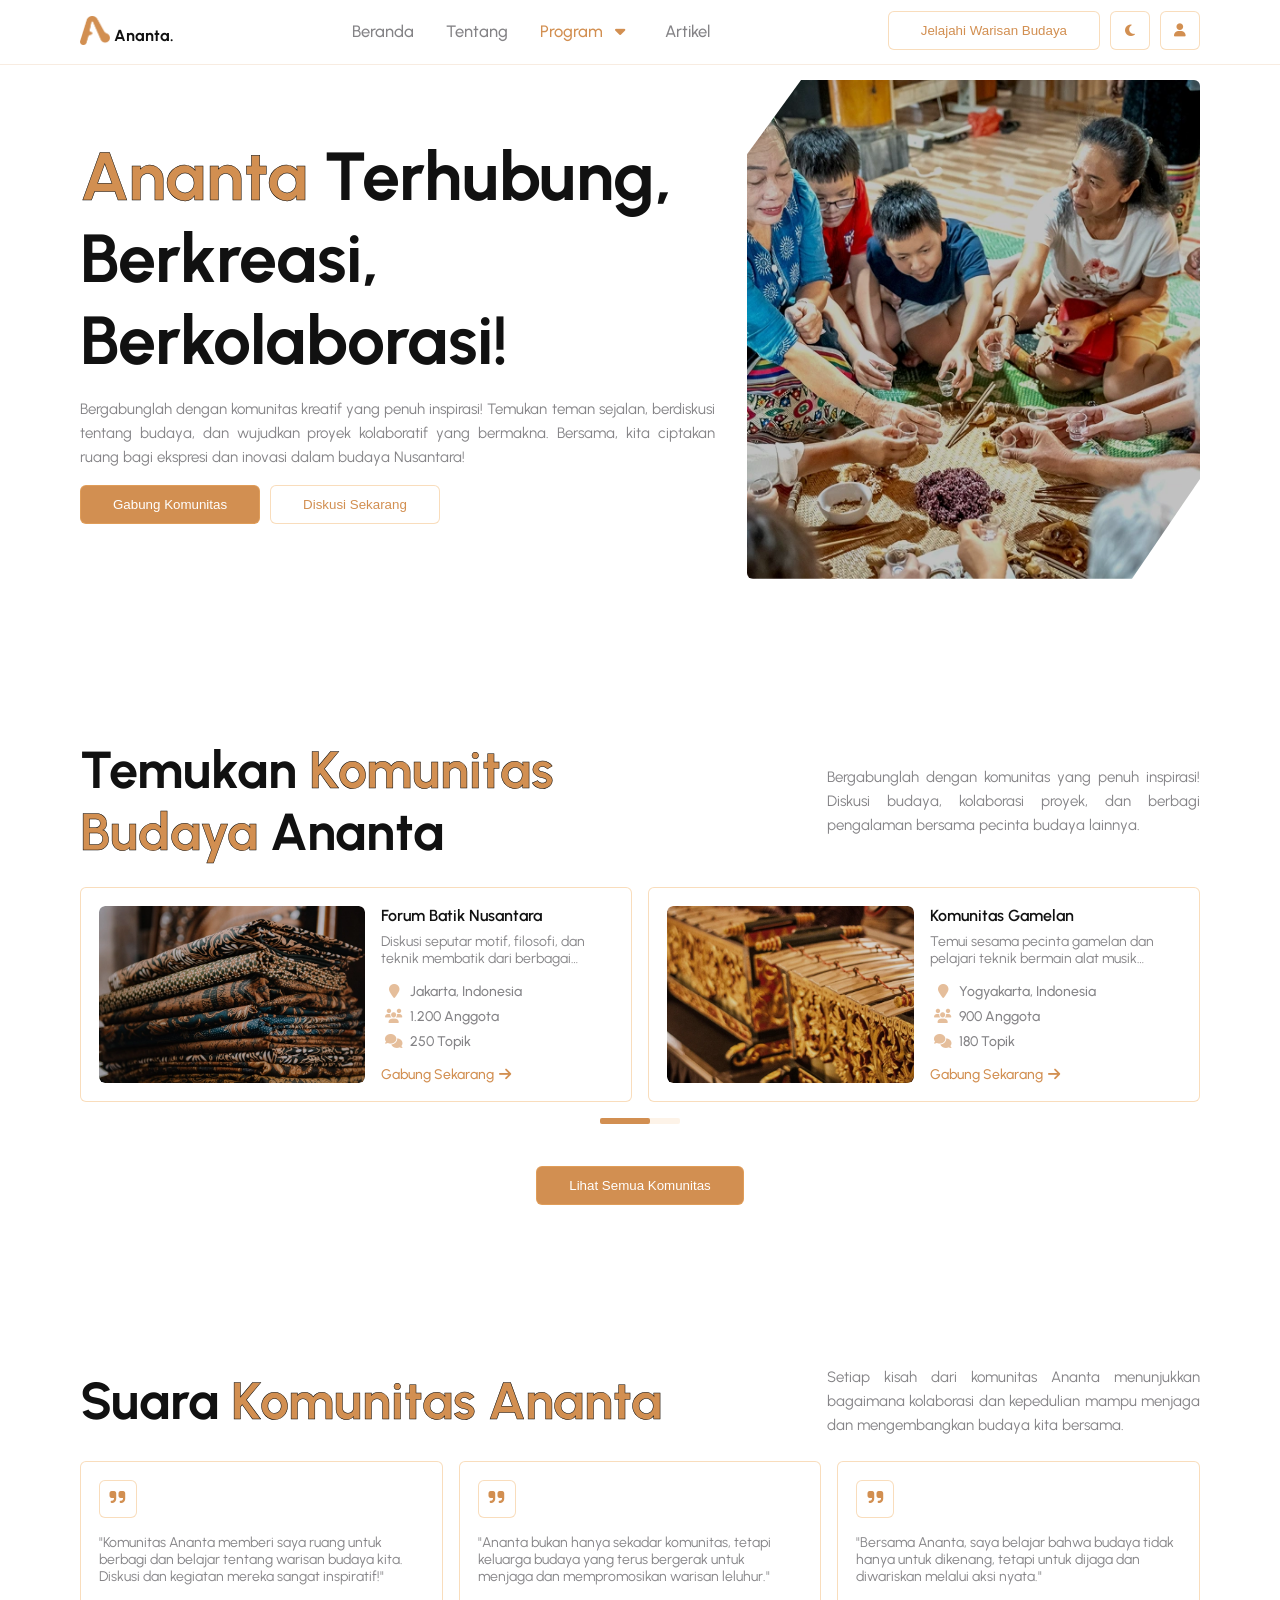
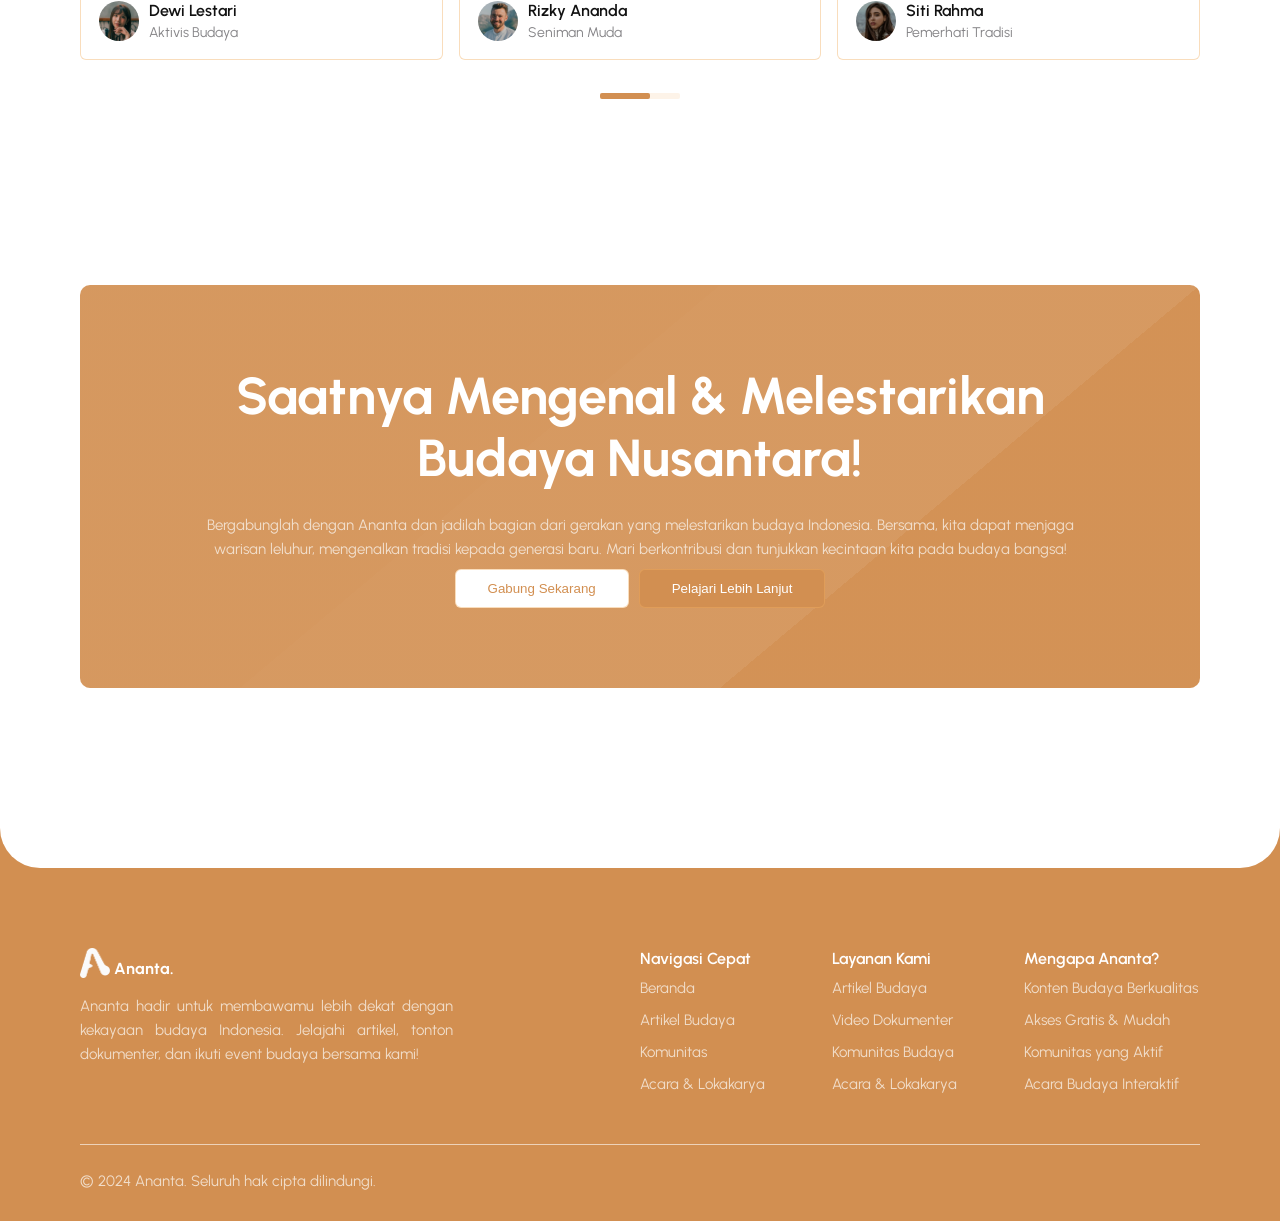
<file: komunitas.html>
<html lang="id">
  <head>
    <meta charset="UTF-8" />
    <meta name="viewport" content="width=device-width, initial-scale=1.0" />
    <meta
      name="description"
      content="Jelajahi keindahan warisan budaya Indonesia. Ananta menyajikan artikel dan informasi mendalam tentang sejarah, seni, dan budaya Nusantara."
    />
    <!-- Meta Information for SEO and Social Sharing -->
    <meta
      name="keywords"
      content="Warisan Indonesia, Budaya Nusantara, Sejarah Indonesia, Seni Tradisional, Ananta"
    />
    <meta name="author" content="Ananta" />

    <!-- Meta Open Graph for better social sharing -->
    <meta
      property="og:description"
      content="Pelajari sejarah dan budaya Indonesia melalui artikel-artikel menarik di Ananta. Temukan kekayaan seni, tradisi, dan cerita Nusantara."
    />
    <meta property="og:title" content="Menjelajahi Warisan Budaya Indonesia" />
    <meta property="og:image" content="CWC2666_Bahan/assets/logo.webp" />

    <title>
      Komunitas | Menjelajahi Warisan Budaya Indonesia bersama Ananta
    </title>
    <!-- Title of the Document -->

    <!-- Linking External CSS and Fonts -->
    <link rel="stylesheet" href="CWC2666_Website/css/style.css" />
    <link
      rel="stylesheet"
      href="CWC2666_Bahan/Swiperjs v5.3.7/swiper-bundle.css"
    />
    <link
      rel="stylesheet"
      href="CWC2666_Bahan/fontawesome-free-6.7.2-web/fontawesome-free-6.7.2-web/css/all.min.css"
    />

    <!-- Preconnect for faster font loading -->
    <link rel="preconnect" href="https://fonts.googleapis.com" />
    <link rel="preconnect" href="https://fonts.gstatic.com" crossorigin />
    <link
      href="https://fonts.googleapis.com/css2?family=Urbanist:ital,wght@0,100..900;1,100..900&display=swap"
      rel="stylesheet"
    />
    <link rel="icon" href="CWC2666_Bahan/assets/logo.webp" />
  </head>
  <body>
    <div id="custom-alert" class="alert hidden"></div>
    <!-- Navigation Bar -->
    <nav id="navbar">
      <div class="container">
        <a href="index.html" class="logo aos" data-delay="100">
          <img class="logo" src="CWC2666_Bahan/assets/logo.webp" alt="ananta" />
          Ananta.
        </a>
        <!-- UL Links -->
        <ul class="nav-links" id="nav-links">
          <li class="aos" data-delay="200"><a href="index.html">Beranda</a></li>
          <li class="aos" data-delay="250">
            <a href="index.html#about">Tentang</a>
          </li>
          <li class="aos d-none d-sm-block d-md-block" data-delay="250">
            <a class="active" href="komunitas.html">Komunitas</a>
          </li>
          <li class="aos d-none d-sm-block d-md-block" data-delay="250">
            <a href="event.html">Acara</a>
          </li>
          <li class="dropdown aos d-sm-none d-md-none" data-delay="290">
            <a href="#" class="dropbtn active"
              >Program <i class="fa fa-caret-down"></i
            ></a>
            <ul class="dropdown-content">
              <li><a href="komunitas.html" class="active">Komunitas</a></li>
              <li><a href="event.html">Acara</a></li>
            </ul>
          </li>
          <li class="aos" data-delay="300">
            <a href="artikel.html">Artikel</a>
          </li>
          <li class="d-flex center show gap aos" data-delay="200" id="btn">
            <a href="index.html#service">
              <button class="btn btn-b show">Jelajahi Warisan Budaya</button>
            </a>
            <div class="d-flex gap">
              <button class="btn btn-b reg toggle-dark-mode">
                <i class="fa fa-moon"></i>
              </button>
              <a href="profile.html" class="user" id="user">
                <button class="btn btn-b reg user">
                  <i class="fa fa-user"></i>
                </button>
              </a>
            </div>
          </li>
        </ul>
        <!-- Hamburger Menu -->
        <button class="hamburger" id="hamburger">
          <span class="bar"></span>
          <span class="bar"></span>
          <span class="bar"></span>
        </button>
        <div class="dm d-flex gap">
          <a href="index.html#service">
            <button class="btn btn-b reg">Jelajahi Warisan Budaya</button>
          </a>
          <div class="d-flex gap">
            <button class="btn btn-b reg toggle-dark-mode">
              <i class="fa fa-moon"></i>
            </button>
            <a href="profile.html" class="user" id="user">
              <button class="btn btn-b reg user">
                <i class="fa fa-user"></i>
              </button>
            </a>
          </div>
        </div>
      </div>
    </nav>
    <section class="hero">
      <div class="container">
        <div class="row gap-large gap-md gap-sm-n sm-flip">
          <div class="col-7 col-sm-12">
            <div class="hero-left aos" data-delay="200">
              <h1 class="title-hero">
                <span class="highlight">Ananta</span>
                Terhubung, Berkreasi, Berkolaborasi!
              </h1>
              <p class="text">
                Bergabunglah dengan komunitas kreatif yang penuh inspirasi!
                Temukan teman sejalan, berdiskusi tentang budaya, dan wujudkan
                proyek kolaboratif yang bermakna. Bersama, kita ciptakan ruang
                bagi ekspresi dan inovasi dalam budaya Nusantara!
              </p>
              <div class="d-flex gap">
                <a href="komunitas.html#komunitas">
                  <button class="btn btn-a">Gabung Komunitas</button>
                </a>
                <a href="komunitas.html#diskusi">
                  <button class="btn btn-b">Diskusi Sekarang</button>
                </a>
              </div>
            </div>
          </div>
          <div class="col-5 col-sm-12">
            <div class="img-hero-container aos" data-delay="300">
              <img
                class="img-hero"
                src="CWC2666_Bahan/assets/hero-komunitas-image.webp"
                alt="Komunitas Budaya Nusantara"
              />
              <div class="img-caption">
                Jadilah bagian dari komunitas budaya yang berkembang!
              </div>
            </div>
          </div>
        </div>
      </div>
    </section>

    <section class="komunitas" id="komunitas">
      <div class="container">
        <div class="row mb-1">
          <div class="col-7 col-sm-12 aos" data-delay="200">
            <h1 class="title mb-0 mb-sm">
              Temukan <span class="highlight">Komunitas Budaya</span> Ananta
            </h1>
          </div>
          <div class="col-4 col-sm-12 aos" data-delay="300">
            <p class="text mb-0">
              Bergabunglah dengan komunitas yang penuh inspirasi! Diskusi
              budaya, kolaborasi proyek, dan berbagi pengalaman bersama pecinta
              budaya lainnya.
            </p>
          </div>
        </div>
        <div class="row mb aos" data-delay="300">
          <div class="col-12">
            <div class="w-full">
              <div class="swiper-container-2">
                <div class="swiper-wrapper">
                  <!-- Swiper Slide 1 -->
                  <div class="swiper-slide aos" data-delay="200">
                    <a
                      href="komunitas-gamelan.html"
                      class="card card-flex card-sm-block"
                    >
                      <div class="img-card-container">
                        <img
                          src="CWC2666_Bahan/assets/komunitas-1.webp"
                          alt=""
                          class="card-img-event"
                        />
                      </div>
                      <div class="card-body">
                        <h1 class="card-title mb-2">Forum Batik Nusantara</h1>
                        <p class="card-text text-clip mb">
                          Diskusi seputar motif, filosofi, dan teknik membatik
                          dari berbagai daerah.
                        </p>
                        <ul class="event-details mb">
                          <li class="card-text mb-2">
                            <i class="b-primary fa fa-map-marker"></i> Jakarta,
                            Indonesia
                          </li>
                          <li class="card-text mb-2">
                            <i class="b-primary fa fa-users"></i> 1.200 Anggota
                          </li>
                          <li class="card-text">
                            <i class="b-primary fa fa-comments"></i> 250 Topik
                          </li>
                        </ul>
                        <p class="card-title-nd mb-0">
                          Gabung Sekarang
                          <i class="fa fa-arrow-right"></i>
                        </p>
                      </div>
                    </a>
                  </div>

                  <!-- Swiper Slide 2 -->
                  <div class="swiper-slide aos" data-delay="300">
                    <a
                      href="komunitas-gamelan.html"
                      class="card card-flex card-sm-block"
                    >
                      <div class="img-card-container">
                        <img
                          src="CWC2666_Bahan/assets/komunitas-2.webp"
                          alt=""
                          class="card-img-event"
                        />
                      </div>
                      <div class="card-body">
                        <h1 class="card-title mb-2">Komunitas Gamelan</h1>
                        <p class="card-text text-clip mb">
                          Temui sesama pecinta gamelan dan pelajari teknik
                          bermain alat musik tradisional ini.
                        </p>
                        <ul class="event-details mb">
                          <li class="card-text mb-2">
                            <i class="b-primary fa fa-map-marker"></i>
                            Yogyakarta, Indonesia
                          </li>
                          <li class="card-text mb-2">
                            <i class="b-primary fa fa-users"></i> 900 Anggota
                          </li>
                          <li class="card-text">
                            <i class="b-primary fa fa-comments"></i> 180 Topik
                          </li>
                        </ul>
                        <p class="card-title-nd mb-0">
                          Gabung Sekarang
                          <i class="fa fa-arrow-right"></i>
                        </p>
                      </div>
                    </a>
                  </div>

                  <!-- Swiper Slide 3 -->
                  <div class="swiper-slide aos" data-delay="400">
                    <a
                      href="komunitas-gamelan.html"
                      class="card card-flex card-sm-block"
                    >
                      <div class="img-card-container">
                        <img
                          src="CWC2666_Bahan/assets/komunitas-3.webp"
                          alt=""
                          class="card-img-event"
                        />
                      </div>
                      <div class="card-body">
                        <h1 class="card-title mb-2">
                          Komunitas Kuliner Nusantara
                        </h1>
                        <p class="card-text text-clip mb">
                          Bagikan resep, ulasan makanan, dan kisah kuliner dari
                          berbagai daerah.
                        </p>
                        <ul class="event-details mb">
                          <li class="card-text mb-2">
                            <i class="b-primary fa fa-map-marker"></i> Bandung,
                            Indonesia
                          </li>
                          <li class="card-text mb-2">
                            <i class="b-primary fa fa-users"></i> 1.500 Anggota
                          </li>
                          <li class="card-text">
                            <i class="b-primary fa fa-comments"></i> 300 Topik
                          </li>
                        </ul>
                        <p class="card-title-nd mb-0">
                          Gabung Sekarang
                          <i class="fa fa-arrow-right"></i>
                        </p>
                      </div>
                    </a>
                  </div>

                  <!-- Swiper Slide 4 -->
                  <div class="swiper-slide aos" data-delay="500">
                    <a
                      href="komunitas-gamelan.html"
                      class="card card-flex card-sm-block"
                    >
                      <div class="img-card-container">
                        <img
                          src="CWC2666_Bahan/assets/komunitas-4.webp"
                          alt=""
                          class="card-img-event"
                        />
                      </div>
                      <div class="card-body">
                        <h1 class="card-title mb-2">Pecinta Wayang</h1>
                        <p class="card-text text-clip mb">
                          Pelajari sejarah wayang dan diskusikan cerita serta
                          tokoh-tokohnya.
                        </p>
                        <ul class="event-details mb">
                          <li class="card-text mb-2">
                            <i class="b-primary fa fa-map-marker"></i> Solo,
                            Indonesia
                          </li>
                          <li class="card-text mb-2">
                            <i class="b-primary fa fa-users"></i> 800 Anggota
                          </li>
                          <li class="card-text">
                            <i class="b-primary fa fa-comments"></i> 150 Topik
                          </li>
                        </ul>
                        <p class="card-title-nd mb-0">
                          Gabung Sekarang
                          <i class="fa fa-arrow-right"></i>
                        </p>
                      </div>
                    </a>
                  </div>
                </div>

                <div class="d-flex center mt">
                  <div class="swiper-pagination"></div>
                </div>
              </div>
            </div>
          </div>
        </div>
        <div class="row text-center aos" data-delay="200">
          <div class="col-12">
            <a href="komunitas.html" class="text">
              <button class="btn btn-a">Lihat Semua Komunitas</button>
            </a>
          </div>
        </div>
      </div>
    </section>

    <section class="testimoni" id="diskusi">
      <div class="container">
        <div class="row mb-1">
          <div class="col-7 col-sm-12 aos" data-delay="200">
            <h1 class="title mb-0 mb-sm">
              Suara <span class="highlight">Komunitas Ananta</span>
            </h1>
          </div>
          <div class="col-4 col-sm-12 aos" data-delay="300">
            <div>
              <p class="text mb-0">
                Setiap kisah dari komunitas Ananta menunjukkan bagaimana
                kolaborasi dan kepedulian mampu menjaga dan mengembangkan budaya
                kita bersama.
              </p>
            </div>
          </div>
        </div>
        <div class="row">
          <div class="col-12">
            <div class="w-full">
              <div class="swiper-container">
                <div class="swiper-wrapper">
                  <div class="swiper-slide aos" data-delay="200">
                    <div class="card">
                      <div class="mb">
                        <div class="mb-sm mb">
                          <div class="icon">
                            <i class="fa fa-quote-right"></i>
                          </div>
                        </div>
                        <p class="card-text">
                          "Komunitas Ananta memberi saya ruang untuk berbagi dan
                          belajar tentang warisan budaya kita. Diskusi dan
                          kegiatan mereka sangat inspiratif!"
                        </p>
                      </div>
                      <div class="d-flex gap justify-center">
                        <img
                          src="CWC2666_Bahan/assets/profile-1.webp"
                          alt="profile"
                          class="profile"
                        />
                        <div class="">
                          <h1 class="card-title mb-3">Dewi Lestari</h1>
                          <p class="card-text">Aktivis Budaya</p>
                        </div>
                      </div>
                    </div>
                  </div>
                  <div class="swiper-slide aos" data-delay="300">
                    <div class="card">
                      <div class="mb">
                        <div class="mb-sm mb">
                          <div class="icon">
                            <i class="fa fa-quote-right"></i>
                          </div>
                        </div>
                        <p class="card-text">
                          "Ananta bukan hanya sekadar komunitas, tetapi keluarga
                          budaya yang terus bergerak untuk menjaga dan
                          mempromosikan warisan leluhur."
                        </p>
                      </div>
                      <div class="d-flex gap justify-center">
                        <img
                          src="CWC2666_Bahan/assets/profile-2.webp"
                          alt="profile"
                          class="profile"
                        />
                        <div class="">
                          <h1 class="card-title mb-3">Rizky Ananda</h1>
                          <p class="card-text">Seniman Muda</p>
                        </div>
                      </div>
                    </div>
                  </div>
                  <div class="swiper-slide aos" data-delay="400">
                    <div class="card">
                      <div class="mb">
                        <div class="mb-sm mb">
                          <div class="icon">
                            <i class="fa fa-quote-right"></i>
                          </div>
                        </div>
                        <p class="card-text">
                          "Bersama Ananta, saya belajar bahwa budaya tidak hanya
                          untuk dikenang, tetapi untuk dijaga dan diwariskan
                          melalui aksi nyata."
                        </p>
                      </div>
                      <div class="d-flex gap justify-center">
                        <img
                          src="CWC2666_Bahan/assets/profile-3.webp"
                          alt="profile"
                          class="profile"
                        />
                        <div class="">
                          <h1 class="card-title mb-3">Siti Rahma</h1>
                          <p class="card-text">Pemerhati Tradisi</p>
                        </div>
                      </div>
                    </div>
                  </div>
                  <div class="swiper-slide aos" data-delay="200">
                    <div class="card">
                      <div class="mb">
                        <div class="mb-sm mb">
                          <div class="icon">
                            <i class="fa fa-quote-right"></i>
                          </div>
                        </div>
                        <p class="card-text">
                          "Mengikuti kegiatan komunitas Ananta memperkaya
                          wawasan saya tentang budaya lokal dan menghubungkan
                          saya dengan orang-orang luar biasa."
                        </p>
                      </div>
                      <div class="d-flex gap justify-center">
                        <img
                          src="CWC2666_Bahan/assets/profile-4.webp"
                          alt="profile"
                          class="profile"
                        />
                        <div class="">
                          <h1 class="card-title mb-3">Budi Santoso</h1>
                          <p class="card-text">Sejarawan Komunitas</p>
                        </div>
                      </div>
                    </div>
                  </div>
                </div>
                <div class="d-flex center mt">
                  <div class="swiper-pagination"></div>
                </div>
              </div>
            </div>
          </div>
        </div>
      </div>
    </section>
    <section class="banner">
      <div class="container">
        <div class="container-b">
          <div class="row center text-center">
            <div class="col-12">
              <div class="align-center">
                <h1 class="title white mb-1 mb-sm-2 aos" data-delay="200">
                  Saatnya
                  <span class="white">Mengenal & Melestarikan</span> Budaya
                  Nusantara!
                </h1>
                <p class="text center white mb-sm-2 aos" data-delay="200">
                  Bergabunglah dengan Ananta dan jadilah bagian dari gerakan
                  yang melestarikan budaya Indonesia. Bersama, kita dapat
                  menjaga warisan leluhur, mengenalkan tradisi kepada generasi
                  baru. Mari berkontribusi dan tunjukkan kecintaan kita pada
                  budaya bangsa!
                </p>
                <div class="d-flex gap d-sm-block center aos" data-delay="300">
                  <a href="index.html#">
                    <button class="btn btn-b mb-sm-2">Gabung Sekarang</button>
                  </a>
                  <a href="index.html#about">
                    <button class="btn btn-c">Pelajari Lebih Lanjut</button>
                  </a>
                </div>
              </div>
            </div>
          </div>
        </div>
      </div>
    </section>

    <footer>
      <div class="container-footer"></div>
      <div class="container">
        <div class="row">
          <!-- Logo and Description -->
          <div class="col-4 col-sm-12">
            <div class="mb aos" data-delay="200">
              <a href="index.html" class="logo white">
                <img
                  class="logo"
                  src="CWC2666_Bahan/assets/logo-2.webp"
                  id="about-image-dark"
                  alt="ananta"
                />
                <img
                  class="logo"
                  src="CWC2666_Bahan/assets/logo-3.webp"
                  id="about-image-light"
                  alt="ananta"
                />
                Ananta.
              </a>
            </div>
            <p class="text white aos" data-delay="200">
              Ananta hadir untuk membawamu lebih dekat dengan kekayaan budaya
              Indonesia. Jelajahi artikel, tonton dokumenter, dan ikuti event
              budaya bersama kami!
            </p>
            <div class="mb"></div>
            <div class="d-flex gap mb-sm-2 aos" data-delay="50">
              <a
                href="https://wa.me/62881037418040?text=Halo%20Ananta!%20Saya%20tertarik%20dengan%20konten%20budaya%20Anda.%20Bisakah%20kita%20diskusikan%20lebih%20lanjut?"
              >
                <div class="icon align-center">
                  <i class="fa-brands fa-whatsapp"></i>
                </div>
              </a>
              <a href="https://www.instagram.com/gedesi9n">
                <div class="icon align-center">
                  <i class="fa-brands fa-instagram"></i>
                </div>
              </a>
              <a href="#">
                <div class="icon align-center">
                  <i class="fa-brands fa-facebook"></i>
                </div>
              </a>
              <a href="#">
                <div class="icon align-center">
                  <i class="fa-brands fa-tiktok"></i>
                </div>
              </a>
            </div>
          </div>

          <!-- Navigasi Cepat, Layanan, dan Keunggulan -->
          <div class="col-6 col-md-6 col-sm-12">
            <div class="grid grid-3 grid-sm-2 mb">
              <div class="f-box aos" data-delay="200">
                <h1 class="title small white">Navigasi Cepat</h1>
                <p class="text white">Beranda</p>
                <p class="text white">Artikel Budaya</p>
                <p class="text white">Komunitas</p>
                <p class="text white">Acara & Lokakarya</p>
              </div>
              <div class="f-box aos" data-delay="250">
                <h1 class="title small white">Layanan Kami</h1>
                <p class="text white">Artikel Budaya</p>
                <p class="text white">Video Dokumenter</p>
                <p class="text white">Komunitas Budaya</p>
                <p class="text white">Acara & Lokakarya</p>
              </div>
              <div class="f-box aos" data-delay="300">
                <h1 class="title small white">Mengapa Ananta?</h1>
                <p class="text white">Konten Budaya Berkualitas</p>
                <p class="text white">Akses Gratis & Mudah</p>
                <p class="text white">Komunitas yang Aktif</p>
                <p class="text white">Acara Budaya Interaktif</p>
              </div>
            </div>
          </div>
        </div>
        <!-- Garis Horizontal dan Hak Cipta -->
        <div class="h-line white"></div>
        <div class="footer text-center">
          <p class="text white">
            &copy; 2024 Ananta. Seluruh hak cipta dilindungi.
          </p>
        </div>
      </div>
    </footer>
    <!-- External Scripts -->
    <script src="CWC2666_Bahan/Swiperjs v5.3.7/swiper.min.js"></script>
    <script src="CWC2666_Website/js/script.js"></script>
    <script></script>
  </body>
</html>
</file>
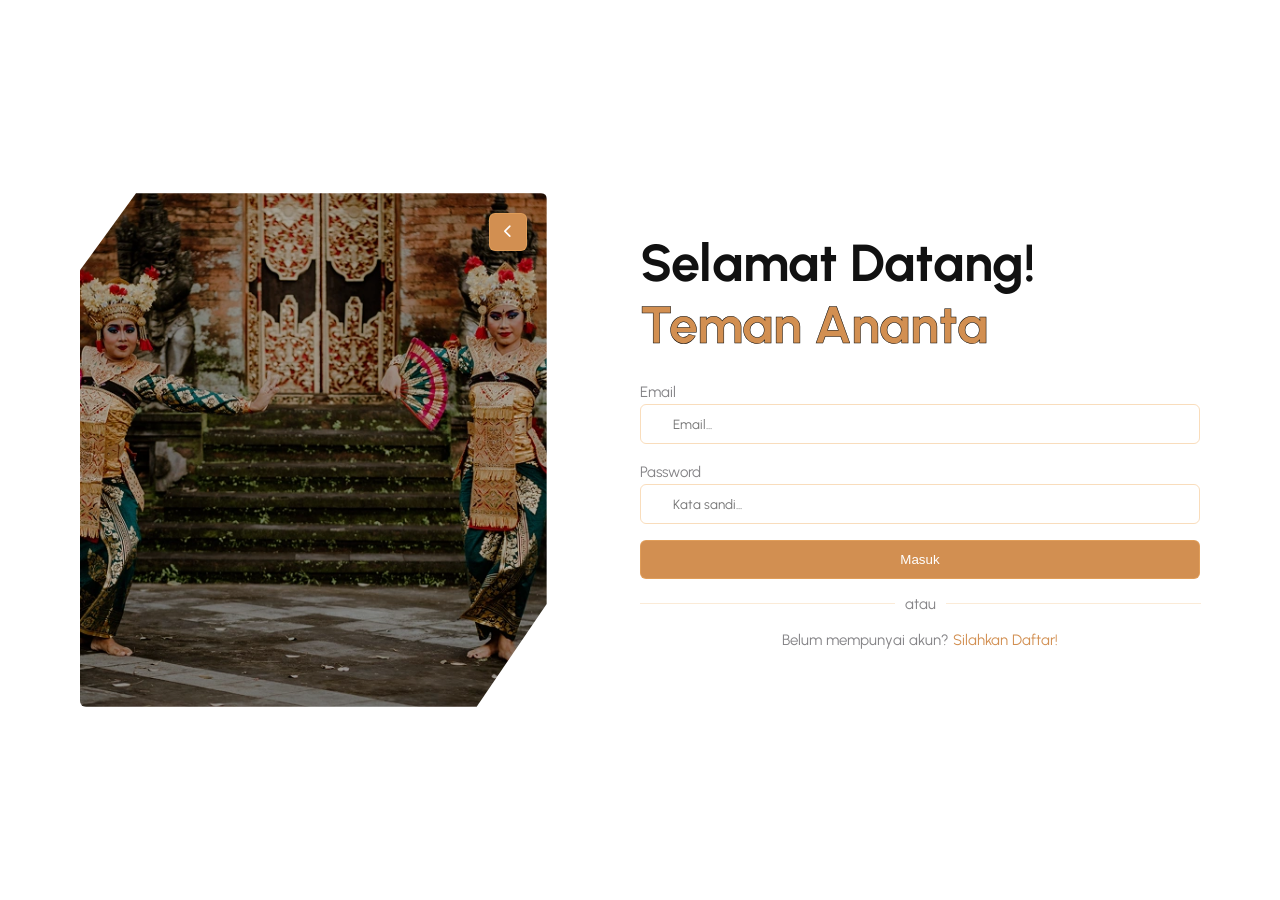
<file: login.html>
<html lang="id">
  <head>
    <meta charset="UTF-8" />
    <meta name="viewport" content="width=device-width, initial-scale=1.0" />
    <meta
      name="description"
      content="Jelajahi keindahan warisan budaya Indonesia. Ananta menyajikan artikel dan informasi mendalam tentang sejarah, seni, dan budaya Nusantara."
    />
    <!-- Meta Information for SEO and Social Sharing -->
    <meta
      name="keywords"
      content="Warisan Indonesia, Budaya Nusantara, Sejarah Indonesia, Seni Tradisional, Ananta"
    />
    <meta name="author" content="Ananta" />

    <!-- Meta Open Graph for better social sharing -->
    <meta
      property="og:description"
      content="Pelajari sejarah dan budaya Indonesia melalui artikel-artikel menarik di Ananta. Temukan kekayaan seni, tradisi, dan cerita Nusantara."
    />
    <meta property="og:title" content="Menjelajahi Warisan Budaya Indonesia" />
    <meta property="og:image" content="CWC2666_Bahan/assets/logo.webp" />

    <title>Login | Menjelajahi Warisan Budaya Indonesia bersama Ananta</title>
    <!-- Title of the Document -->

    <!-- Linking External CSS and Fonts -->
    <link rel="stylesheet" href="CWC2666_Website/css/style.css" />
    <link
      rel="stylesheet"
      href="CWC2666_Bahan/Swiperjs v5.3.7/swiper-bundle.css"
    />
    <link
      rel="stylesheet"
      href="CWC2666_Bahan/fontawesome-free-6.7.2-web/fontawesome-free-6.7.2-web/css/all.min.css"
    />

    <!-- Preconnect for faster font loading -->
    <link rel="preconnect" href="https://fonts.googleapis.com" />
    <link rel="preconnect" href="https://fonts.gstatic.com" crossorigin />
    <link
      href="https://fonts.googleapis.com/css2?family=Urbanist:ital,wght@0,100..900;1,100..900&display=swap"
      rel="stylesheet"
    />
    <link rel="icon" href="CWC2666_Bahan/assets/logo.webp" />
  </head>
  <body>
    <div id="custom-alert" class="alert hidden"></div>
    <section class="login">
      <div class="container">
        <div class="row gap-large gap-md gap-sm-n">
          <div class="col-5 col-sm-12 d-sm-none">
            <div class="img-hero-container aos relative" data-delay="300">
              <a href="index.html" class="btn-absolute">
                <button class="btn btn-a search">
                  <i class="fa fa-chevron-left"></i>
                </button>
              </a>
              <img
                class="img-hero"
                src="CWC2666_Bahan/assets/hero-login-image.webp"
                alt="Gambar Warisan Budaya Indonesia"
              />
              <div class="img-caption">
                Warisan Budaya Indonesia yang Menakjubkan
              </div>
            </div>
          </div>
          <div class="col-6 col-sm-12">
            <div class="">
              <h1 class="title mb-1 mb-sm-2 aos" data-delay="200">
                Selamat Datang! <span class="highlight">Teman Ananta</span>
              </h1>
              <form class="aos" data-delay="200">
                <div class="">
                  <label for="">Email</label>
                  <input
                    class="form-input mb"
                    type="email"
                    placeholder="Email..."
                    required
                  />
                </div>
                <div class="">
                  <label for="">Password</label>
                  <input
                    class="form-input mb"
                    type="password"
                    placeholder="Kata sandi..."
                    required
                  />
                </div>
                <button type="submit" class="btn btn-a w-full" id="loginButton">
                  Masuk
                </button>
                <div class="d-flex gap center align-center">
                  <div class="h-line"></div>
                  <p class="text mb-0">atau</p>
                  <div class="h-line"></div>
                </div>
                <p class="text center">
                  Belum mempunyai akun?
                  <a class="text c-primary" href="register.html"
                    >Silahkan Daftar!</a
                  >
                </p>
              </form>
            </div>
          </div>
        </div>
      </div>
    </section>
    <!-- External Scripts -->
    <script src="CWC2666_Bahan/Swiperjs v5.3.7/swiper.min.js"></script>
    <script src="CWC2666_Website/js/script.js"></script>
    <script></script>
  </body>
</html>
</file>
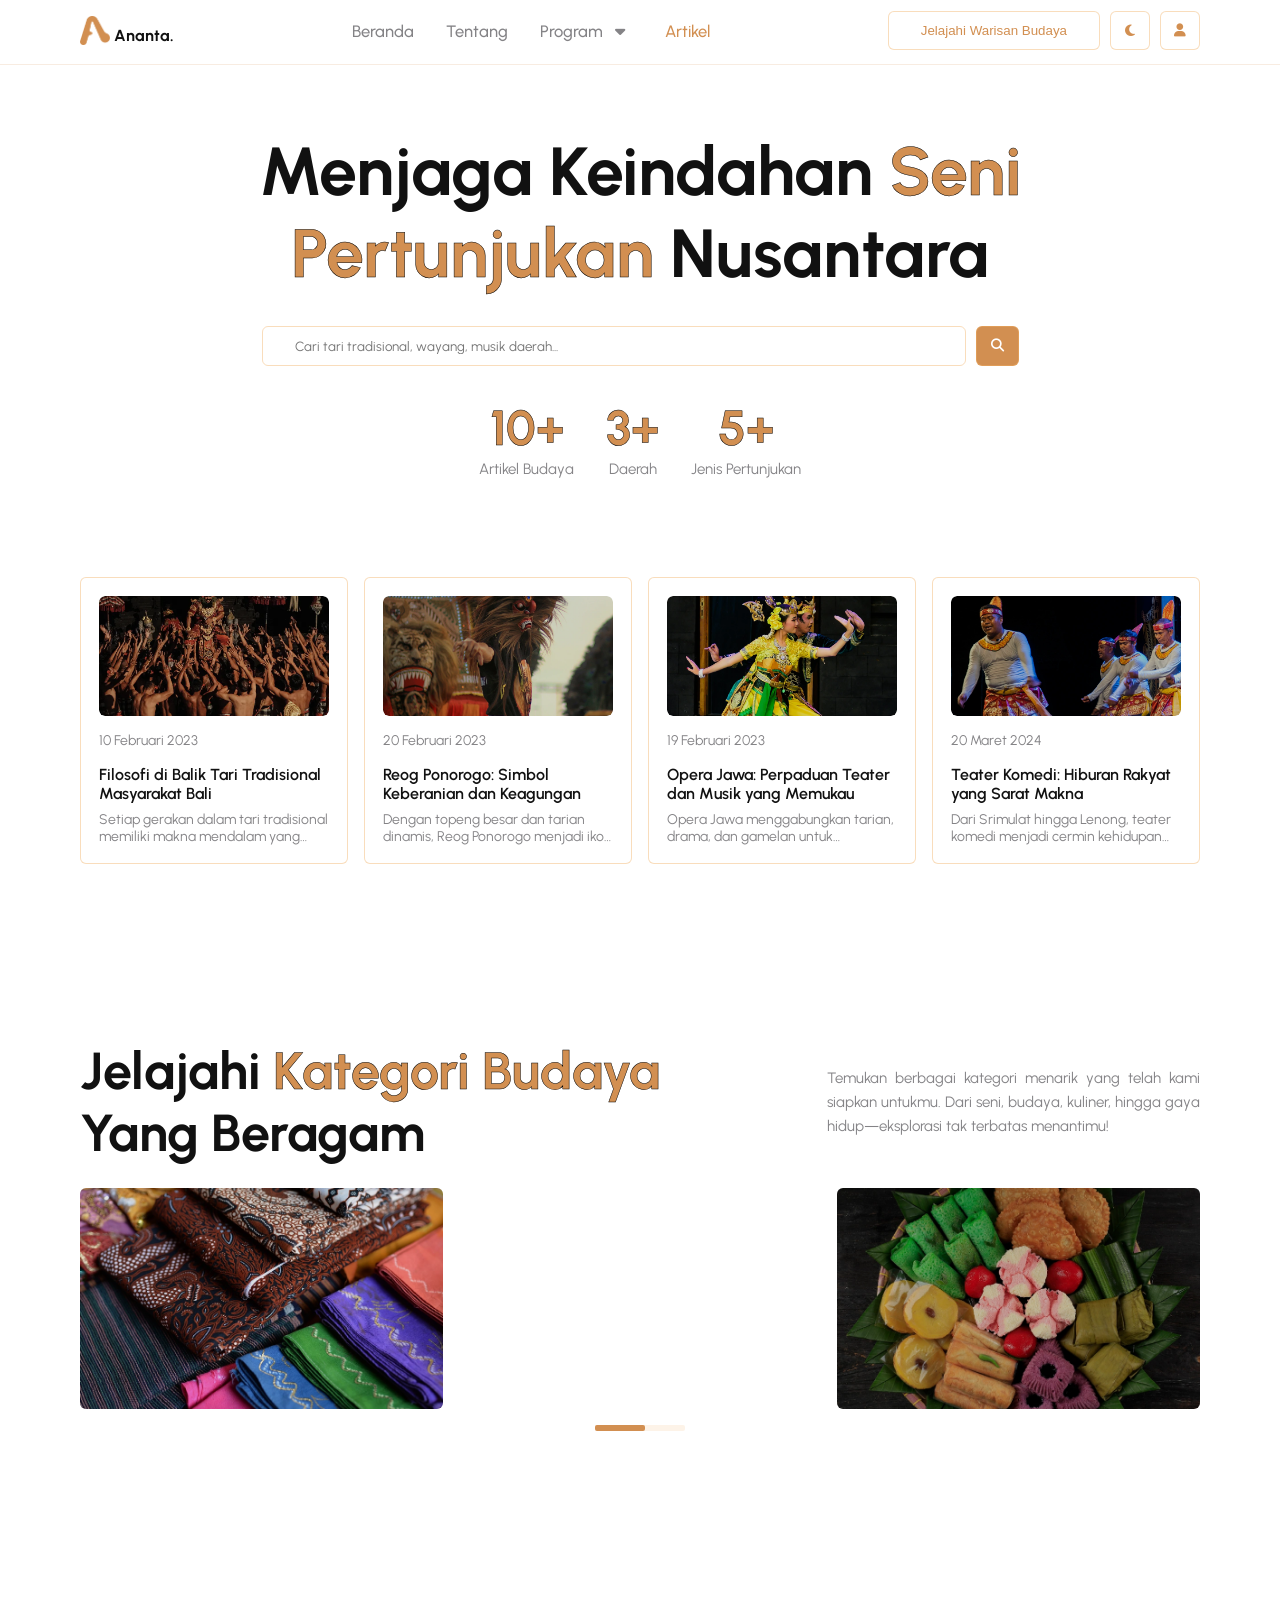
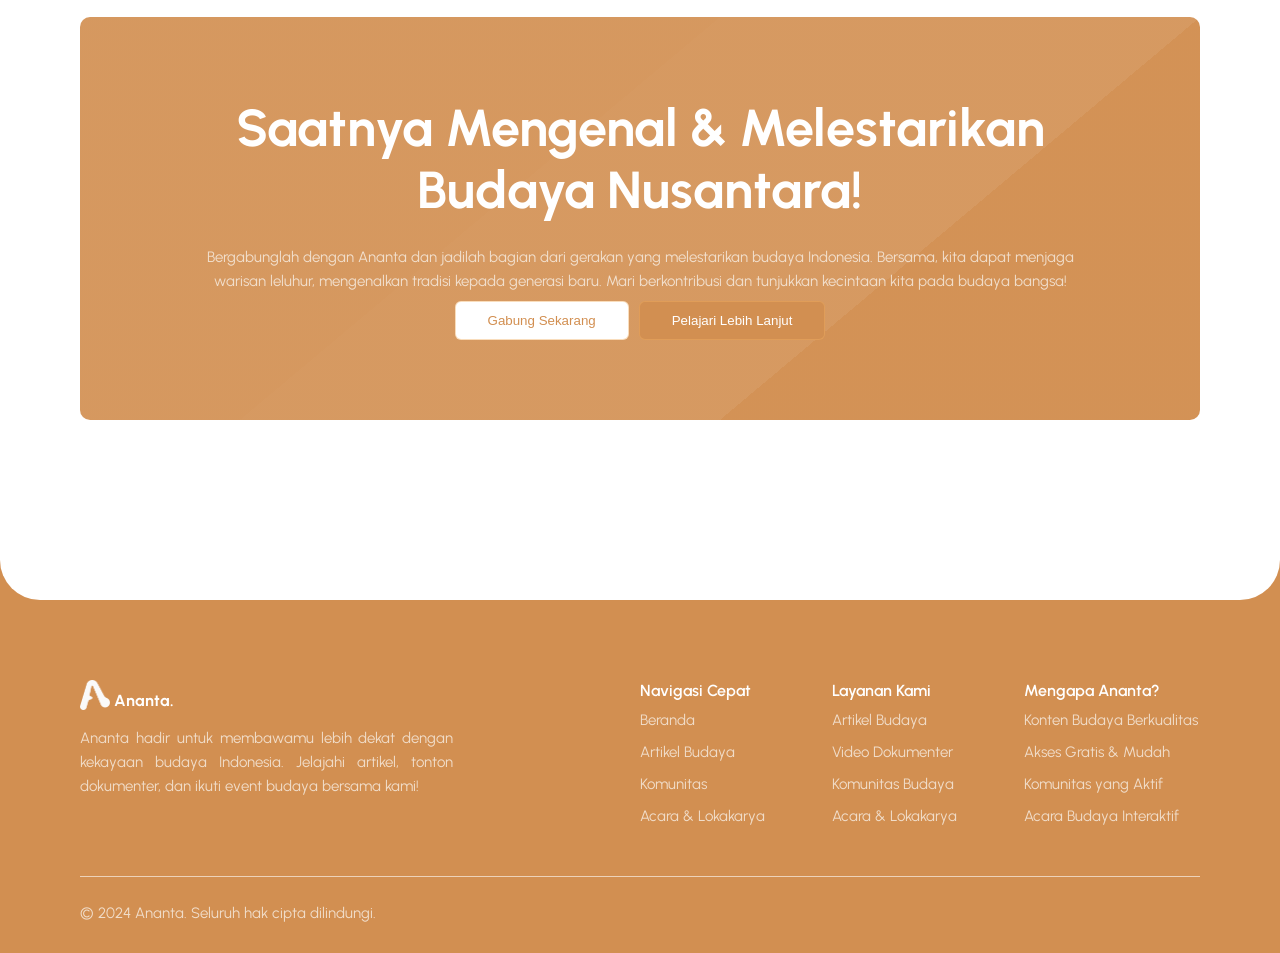
<file: pertunjukan.html>
<html lang="id">
  <head>
    <meta charset="UTF-8" />
    <meta name="viewport" content="width=device-width, initial-scale=1.0" />
    <meta
      name="description"
      content="Jelajahi keindahan warisan budaya Indonesia. Ananta menyajikan artikel dan informasi mendalam tentang sejarah, seni, dan budaya Nusantara."
    />
    <!-- Meta Information for SEO and Social Sharing -->
    <meta
      name="keywords"
      content="Warisan Indonesia, Budaya Nusantara, Sejarah Indonesia, Seni Tradisional, Ananta"
    />
    <meta name="author" content="Ananta" />

    <!-- Meta Open Graph for better social sharing -->
    <meta
      property="og:description"
      content="Pelajari sejarah dan budaya Indonesia melalui artikel-artikel menarik di Ananta. Temukan kekayaan seni, tradisi, dan cerita Nusantara."
    />
    <meta property="og:title" content="Menjelajahi Warisan Budaya Indonesia" />
    <meta property="og:image" content="CWC2666_Bahan/assets/logo.webp" />

    <title>
      Kategori Pertunjukan | Menjelajahi Warisan Budaya Indonesia bersama Ananta
    </title>
    <!-- Title of the Document -->

    <!-- Linking External CSS and Fonts -->
    <link rel="stylesheet" href="CWC2666_Website/css/style.css" />
    <link
      rel="stylesheet"
      href="CWC2666_Bahan/Swiperjs v5.3.7/swiper-bundle.css"
    />
    <link
      rel="stylesheet"
      href="CWC2666_Bahan/fontawesome-free-6.7.2-web/fontawesome-free-6.7.2-web/css/all.min.css"
    />

    <!-- Preconnect for faster font loading -->
    <link rel="preconnect" href="https://fonts.googleapis.com" />
    <link rel="preconnect" href="https://fonts.gstatic.com" crossorigin />
    <link
      href="https://fonts.googleapis.com/css2?family=Urbanist:ital,wght@0,100..900;1,100..900&display=swap"
      rel="stylesheet"
    />
    <link rel="icon" href="CWC2666_Bahan/assets/logo.webp" />
  </head>
  <body>
    <div id="custom-alert" class="alert hidden"></div>
    <!-- Navigation Bar -->
    <nav id="navbar">
      <div class="container">
        <a href="index.html" class="logo aos" data-delay="100">
          <img class="logo" src="CWC2666_Bahan/assets/logo.webp" alt="ananta" />
          Ananta.
        </a>
        <!-- UL Links -->
        <ul class="nav-links" id="nav-links">
          <li class="aos" data-delay="200"><a href="index.html">Beranda</a></li>
          <li class="aos" data-delay="250">
            <a href="index.html#about">Tentang</a>
          </li>
          <li class="aos d-none d-sm-block d-md-block" data-delay="250">
            <a href="komunitas.html">Komunitas</a>
          </li>
          <li class="aos d-none d-sm-block d-md-block" data-delay="250">
            <a href="event.html">Acara</a>
          </li>
          <li class="dropdown aos d-sm-none d-md-none" data-delay="290">
            <a href="#" class="dropbtn"
              >Program <i class="fa fa-caret-down"></i
            ></a>
            <ul class="dropdown-content">
              <li><a href="komunitas.html">Komunitas</a></li>
              <li><a href="event.html">Acara</a></li>
            </ul>
          </li>
          <li class="aos" data-delay="300">
            <a href="artikel.html" class="active">Artikel</a>
          </li>
          <li class="d-flex center show gap aos" data-delay="200" id="btn">
            <a href="index.html#service">
              <button class="btn btn-b show">Jelajahi Warisan Budaya</button>
            </a>
            <div class="d-flex gap">
              <button class="btn btn-b reg toggle-dark-mode">
                <i class="fa fa-moon"></i>
              </button>
              <a href="profile.html" class="user" id="user">
                <button class="btn btn-b reg user">
                  <i class="fa fa-user"></i>
                </button>
              </a>
            </div>
          </li>
        </ul>
        <!-- Hamburger Menu -->
        <button class="hamburger" id="hamburger">
          <span class="bar"></span>
          <span class="bar"></span>
          <span class="bar"></span>
        </button>
        <div class="dm d-flex gap">
          <a href="index.html#service">
            <button class="btn btn-b reg">Jelajahi Warisan Budaya</button>
          </a>
          <div class="d-flex gap">
            <button class="btn btn-b reg toggle-dark-mode">
              <i class="fa fa-moon"></i>
            </button>
            <a href="profile.html" class="user" id="user">
              <button class="btn btn-b reg user">
                <i class="fa fa-user"></i>
              </button>
            </a>
          </div>
        </div>
      </div>
    </nav>
    <section class="hero-nd">
      <div class="container">
        <div class="row gap-large gap-md gap-sm-n">
          <div class="col-12">
            <div class="text-center">
              <h1 class="title-hero mb-4 aos" data-delay="200">
                Menjaga Keindahan
                <span class="highlight">Seni Pertunjukan</span>
                Nusantara
              </h1>
              <!-- <p class="text center aos" data-delay="200">Jelajahi seni pertunjukan khas Nusantara, dari tari tradisional hingga teater rakyat.</p> -->

              <div class="d-flex gap center mb-4 aos" data-delay="200">
                <input
                  class="form-input search"
                  type="text"
                  placeholder="Cari tari tradisional, wayang, musik daerah..."
                />
                <button class="btn btn-a search">
                  <i class="fa fa-search"></i>
                </button>
              </div>
              <div class="d-flex gap-large padding-custom center w-full">
                <div class="text-center aos" data-delay="200">
                  <h1 class="title-custom mb-0 counter" data-target="13">0</h1>
                  <p class="text center">Artikel Budaya</p>
                </div>
                <div class="text-center aos" data-delay="250">
                  <h1 class="title-custom mb-0 counter" data-target="3">0</h1>
                  <p class="text center">Daerah</p>
                </div>
                <div class="text-center aos" data-delay="200">
                  <h1 class="title-custom mb-0 counter" data-target="6">0</h1>
                  <p class="text center">Jenis Pertunjukan</p>
                </div>
              </div>
            </div>
          </div>
        </div>
      </div>
    </section>

    <section class="blog">
      <div class="container container-toples">
        <div class="row mb aos" data-delay="300">
          <div class="col-12">
            <div class="grid grid-4 grid-md-2 grid-sm-1 w-full">
              <!-- Blog Card 1 -->
              <a href="tari-bali.html" class="card">
                <div class="img-card-container mb">
                  <img
                    src="CWC2666_Bahan/assets/blog-2.webp"
                    alt=""
                    class="card-img-blog"
                  />
                </div>
                <div class="d-flex between align-center mb">
                  <p class="card-text mb-0">10 Februari 2023</p>
                </div>
                <div class="card-body">
                  <h1 class="card-title mb-2">
                    Filosofi di Balik Tari Tradisional Masyarakat Bali
                  </h1>
                  <p class="card-text text-clip">
                    Setiap gerakan dalam tari tradisional memiliki makna
                    mendalam yang menarik
                  </p>
                </div>
              </a>

              <a href="tari-bali.html" class="card">
                <div class="img-card-container mb">
                  <img
                    src="CWC2666_Bahan/assets/blog-10.webp"
                    alt=""
                    class="card-img-blog"
                  />
                </div>
                <div class="d-flex between align-center mb">
                  <p class="card-text mb-0">20 Februari 2023</p>
                </div>
                <div class="card-body">
                  <h1 class="card-title mb-2">
                    Reog Ponorogo: Simbol Keberanian dan Keagungan
                  </h1>
                  <p class="card-text text-clip">
                    Dengan topeng besar dan tarian dinamis, Reog Ponorogo
                    menjadi ikon seni pertunjukan yang penuh energi.
                  </p>
                </div>
              </a>

              <a href="tari-bali.html" class="card">
                <div class="img-card-container mb">
                  <img
                    src="CWC2666_Bahan/assets/blog-11.webp"
                    alt=""
                    class="card-img-blog"
                  />
                </div>
                <div class="d-flex between align-center mb">
                  <p class="card-text mb-0">19 Februari 2023</p>
                </div>
                <div class="card-body">
                  <h1 class="card-title mb-2">
                    Opera Jawa: Perpaduan Teater dan Musik yang Memukau
                  </h1>
                  <p class="card-text text-clip">
                    Opera Jawa menggabungkan tarian, drama, dan gamelan untuk
                    menceritakan kisah-kisah klasik.
                  </p>
                </div>
              </a>
              <a href="tari-bali.html" class="card">
                <div class="img-card-container mb">
                  <img
                    src="CWC2666_Bahan/assets/blog-15.webp"
                    alt=""
                    class="card-img-blog"
                  />
                </div>
                <div class="d-flex between align-center mb">
                  <p class="card-text mb-0">20 Maret 2024</p>
                </div>
                <div class="card-body">
                  <h1 class="card-title mb-2">
                    Teater Komedi: Hiburan Rakyat yang Sarat Makna
                  </h1>
                  <p class="card-text text-clip">
                    Dari Srimulat hingga Lenong, teater komedi menjadi cermin
                    kehidupan sosial dengan humor khasnya.
                  </p>
                </div>
              </a>
            </div>
          </div>
        </div>
        <div class="row text-center">
          <div class="col-12">
            <p id="no-results" class="text center mt-4 mb none">
              Artikel tidak ditemukan
            </p>

            <!-- <a href="artikel.html" class="text aos" data-delay="200">
                        <button class="btn btn-a">Lebih Banyak Artikel</button>
                    </a> -->
          </div>
        </div>
      </div>
    </section>

    <section class="category" id="category">
      <div class="container">
        <div class="row mb-1">
          <div class="col-7 col-sm-12 aos" data-delay="200">
            <h1 class="title mb-0 mb-sm">
              Jelajahi <span class="highlight">Kategori Budaya</span> Yang
              Beragam
            </h1>
          </div>
          <div class="col-4 col-sm-12 aos" data-delay="300">
            <p class="text mb-0">
              Temukan berbagai kategori menarik yang telah kami siapkan untukmu.
              Dari seni, budaya, kuliner, hingga gaya hidup—eksplorasi tak
              terbatas menantimu!
            </p>
          </div>
        </div>
        <div class="row">
          <div class="col-12">
            <div class="w-full">
              <div class="swiper-container-category">
                <div class="swiper-wrapper">
                  <div class="swiper-slide aos" data-delay="400">
                    <a href="pertunjukan.html">
                      <div class="img-category-container">
                        <img
                          src="CWC2666_Bahan/assets/category-image-2.webp"
                          alt="Benda Pusaka"
                          class="img-category"
                        />
                        <div class="img-caption">Benda Pusaka</div>
                      </div>
                    </a>
                  </div>
                  <div class="swiper-slide aos" data-delay="600">
                    <a href="pertunjukan.html">
                      <div class="img-category-container">
                        <img
                          src="CWC2666_Bahan/assets/category-image-3.webp"
                          alt="Musik Tradisional"
                          class="img-category"
                        />
                        <div class="img-caption">Musik Tradisional</div>
                      </div>
                    </a>
                  </div>

                  <div class="swiper-slide aos" data-delay="400">
                    <a href="pertunjukan.html">
                      <div class="img-category-container">
                        <img
                          src="CWC2666_Bahan/assets/category-image-5.webp"
                          alt="Kuliner Nusantara"
                          class="img-category"
                        />
                        <div class="img-caption">Kuliner Nusantara</div>
                      </div>
                    </a>
                  </div>
                  <div class="swiper-slide aos" data-delay="600">
                    <a href="pertunjukan.html">
                      <div class="img-category-container">
                        <img
                          src="CWC2666_Bahan/assets/category-image-6.webp"
                          alt="Kuliner Nusantara"
                          class="img-category"
                        />
                        <div class="img-caption">Cerita Rakyat</div>
                      </div>
                    </a>
                  </div>
                  <div class="swiper-slide aos" data-delay="200">
                    <a href="pertunjukan.html">
                      <div class="img-category-container">
                        <img
                          src="CWC2666_Bahan/assets/category-image-7.webp"
                          alt="Kuliner Nusantara"
                          class="img-category"
                        />
                        <div class="img-caption">Seni Tulis</div>
                      </div>
                    </a>
                  </div>
                </div>
                <div class="d-flex center mt">
                  <div class="swiper-pagination"></div>
                </div>
              </div>
            </div>
          </div>
        </div>
      </div>
    </section>

    <section class="banner">
      <div class="container">
        <div class="container-b">
          <div class="row center text-center">
            <div class="col-12">
              <div class="align-center">
                <h1 class="title white mb-1 mb-sm-2 aos" data-delay="200">
                  Saatnya
                  <span class="white">Mengenal & Melestarikan</span> Budaya
                  Nusantara!
                </h1>
                <p class="text center white mb-sm-2 aos" data-delay="200">
                  Bergabunglah dengan Ananta dan jadilah bagian dari gerakan
                  yang melestarikan budaya Indonesia. Bersama, kita dapat
                  menjaga warisan leluhur, mengenalkan tradisi kepada generasi
                  baru. Mari berkontribusi dan tunjukkan kecintaan kita pada
                  budaya bangsa!
                </p>
                <div class="d-flex gap d-sm-block center aos" data-delay="300">
                  <a href="index.html#">
                    <button class="btn btn-b mb-sm-2">Gabung Sekarang</button>
                  </a>
                  <a href="index.html#about">
                    <button class="btn btn-c">Pelajari Lebih Lanjut</button>
                  </a>
                </div>
              </div>
            </div>
          </div>
        </div>
      </div>
    </section>

    <footer>
      <div class="container-footer"></div>
      <div class="container">
        <div class="row">
          <!-- Logo and Description -->
          <div class="col-4 col-sm-12">
            <div class="mb aos" data-delay="200">
              <a href="index.html" class="logo white">
                <img
                  class="logo"
                  src="CWC2666_Bahan/assets/logo-2.webp"
                  id="about-image-dark"
                  alt="ananta"
                />
                <img
                  class="logo"
                  src="CWC2666_Bahan/assets/logo-3.webp"
                  id="about-image-light"
                  alt="ananta"
                />
                Ananta.
              </a>
            </div>
            <p class="text white aos" data-delay="200">
              Ananta hadir untuk membawamu lebih dekat dengan kekayaan budaya
              Indonesia. Jelajahi artikel, tonton dokumenter, dan ikuti event
              budaya bersama kami!
            </p>
            <div class="mb"></div>
            <div class="d-flex gap mb-sm-2 aos" data-delay="50">
              <a
                href="https://wa.me/62881037418040?text=Halo%20Ananta!%20Saya%20tertarik%20dengan%20konten%20budaya%20Anda.%20Bisakah%20kita%20diskusikan%20lebih%20lanjut?"
              >
                <div class="icon align-center">
                  <i class="fa-brands fa-whatsapp"></i>
                </div>
              </a>
              <a href="https://www.instagram.com/gedesi9n">
                <div class="icon align-center">
                  <i class="fa-brands fa-instagram"></i>
                </div>
              </a>
              <a href="#">
                <div class="icon align-center">
                  <i class="fa-brands fa-facebook"></i>
                </div>
              </a>
              <a href="#">
                <div class="icon align-center">
                  <i class="fa-brands fa-tiktok"></i>
                </div>
              </a>
            </div>
          </div>

          <!-- Navigasi Cepat, Layanan, dan Keunggulan -->
          <div class="col-6 col-md-6 col-sm-12">
            <div class="grid grid-3 grid-sm-2 mb">
              <div class="f-box aos" data-delay="200">
                <h1 class="title small white">Navigasi Cepat</h1>
                <p class="text white">Beranda</p>
                <p class="text white">Artikel Budaya</p>
                <p class="text white">Komunitas</p>
                <p class="text white">Acara & Lokakarya</p>
              </div>
              <div class="f-box aos" data-delay="250">
                <h1 class="title small white">Layanan Kami</h1>
                <p class="text white">Artikel Budaya</p>
                <p class="text white">Video Dokumenter</p>
                <p class="text white">Komunitas Budaya</p>
                <p class="text white">Acara & Lokakarya</p>
              </div>
              <div class="f-box aos" data-delay="300">
                <h1 class="title small white">Mengapa Ananta?</h1>
                <p class="text white">Konten Budaya Berkualitas</p>
                <p class="text white">Akses Gratis & Mudah</p>
                <p class="text white">Komunitas yang Aktif</p>
                <p class="text white">Acara Budaya Interaktif</p>
              </div>
            </div>
          </div>
        </div>
        <!-- Garis Horizontal dan Hak Cipta -->
        <div class="h-line white"></div>
        <div class="footer text-center">
          <p class="text white">
            &copy; 2024 Ananta. Seluruh hak cipta dilindungi.
          </p>
        </div>
      </div>
    </footer>
    <!-- External Scripts -->
    <script src="CWC2666_Bahan/Swiperjs v5.3.7/swiper.min.js"></script>
    <script src="CWC2666_Website/js/script.js"></script>
    <script></script>
  </body>
</html>
</file>
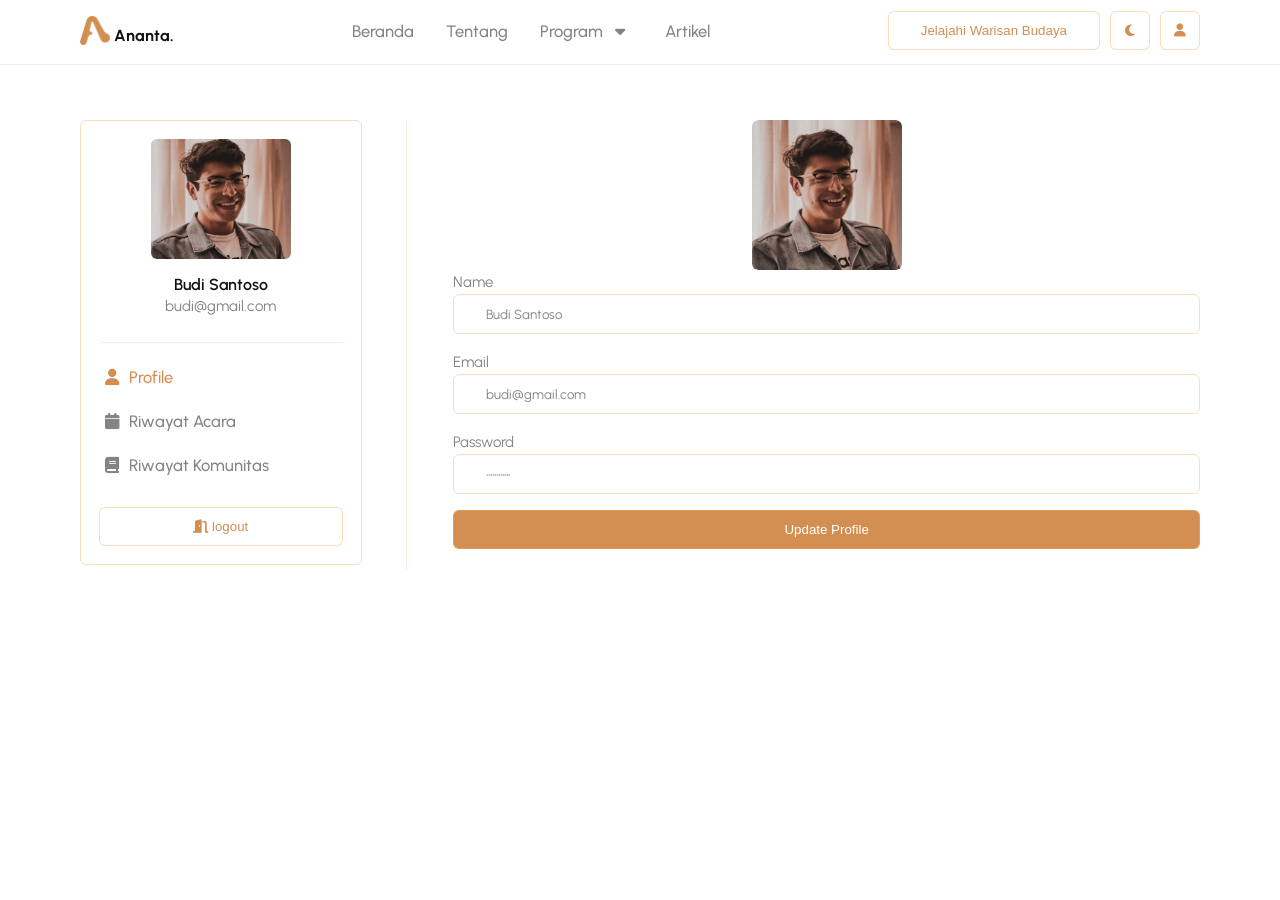
<file: profile.html>
<html lang="id">
  <head>
    <meta charset="UTF-8" />
    <meta name="viewport" content="width=device-width, initial-scale=1.0" />
    <meta
      name="description"
      content="Jelajahi keindahan warisan budaya Indonesia. Ananta menyajikan artikel dan informasi mendalam tentang sejarah, seni, dan budaya Nusantara."
    />
    <!-- Meta Information for SEO and Social Sharing -->
    <meta
      name="keywords"
      content="Warisan Indonesia, Budaya Nusantara, Sejarah Indonesia, Seni Tradisional, Ananta"
    />
    <meta name="author" content="Ananta" />

    <!-- Meta Open Graph for better social sharing -->
    <meta
      property="og:description"
      content="Pelajari sejarah dan budaya Indonesia melalui artikel-artikel menarik di Ananta. Temukan kekayaan seni, tradisi, dan cerita Nusantara."
    />
    <meta property="og:title" content="Menjelajahi Warisan Budaya Indonesia" />
    <meta property="og:image" content="CWC2666_Bahan/assets/logo.webp" />

    <title>Profile | Menjelajahi Warisan Budaya Indonesia bersama Ananta</title>
    <!-- Title of the Document -->

    <!-- Linking External CSS and Fonts -->
    <link rel="stylesheet" href="CWC2666_Website/css/style.css" />
    <link
      rel="stylesheet"
      href="CWC2666_Bahan/Swiperjs v5.3.7/swiper-bundle.css"
    />
    <link
      rel="stylesheet"
      href="CWC2666_Bahan/fontawesome-free-6.7.2-web/fontawesome-free-6.7.2-web/css/all.min.css"
    />

    <!-- Preconnect for faster font loading -->
    <link rel="preconnect" href="https://fonts.googleapis.com" />
    <link rel="preconnect" href="https://fonts.gstatic.com" crossorigin />
    <link
      href="https://fonts.googleapis.com/css2?family=Urbanist:ital,wght@0,100..900;1,100..900&display=swap"
      rel="stylesheet"
    />
    <link rel="icon" href="CWC2666_Bahan/assets/logo.webp" />
  </head>
  <body>
    <div id="custom-alert" class="alert hidden"></div>
    <!-- Navigation Bar -->
    <nav id="navbar">
      <div class="container">
        <a href="index.html" class="logo aos" data-delay="100">
          <img class="logo" src="CWC2666_Bahan/assets/logo.webp" alt="ananta" />
          Ananta.
        </a>
        <!-- UL Links -->
        <ul class="nav-links" id="nav-links">
          <li class="aos" data-delay="200"><a href="index.html">Beranda</a></li>
          <li class="aos" data-delay="250">
            <a href="index.html#about">Tentang</a>
          </li>
          <li class="aos d-none d-sm-block d-md-block" data-delay="250">
            <a href="komunitas.html">Komunitas</a>
          </li>
          <li class="aos d-none d-sm-block d-md-block" data-delay="250">
            <a href="event.html">Acara</a>
          </li>
          <li class="dropdown aos d-sm-none d-md-none" data-delay="290">
            <a href="#" class="dropbtn"
              >Program <i class="fa fa-caret-down"></i
            ></a>
            <ul class="dropdown-content">
              <li><a href="komunitas.html">Komunitas</a></li>
              <li><a href="event.html">Acara</a></li>
            </ul>
          </li>
          <li class="aos" data-delay="300">
            <a href="artikel.html">Artikel</a>
          </li>
          <li class="d-flex center show gap aos" data-delay="200" id="btn">
            <a href="index.html#service">
              <button class="btn btn-b show">Jelajahi Warisan Budaya</button>
            </a>
            <div class="d-flex gap">
              <button class="btn btn-b reg toggle-dark-mode">
                <i class="fa fa-moon"></i>
              </button>
              <a href="login.html" class="user" id="user">
                <button class="btn btn-b reg user">
                  <i class="fa fa-user"></i>
                </button>
              </a>
            </div>
          </li>
        </ul>
        <!-- Hamburger Menu -->
        <button class="hamburger" id="hamburger">
          <span class="bar"></span>
          <span class="bar"></span>
          <span class="bar"></span>
        </button>
        <div class="dm d-flex gap">
          <a href="index.html#service">
            <button class="btn btn-b reg">Jelajahi Warisan Budaya</button>
          </a>
          <div class="d-flex gap">
            <button class="btn btn-b reg toggle-dark-mode">
              <i class="fa fa-moon"></i>
            </button>
            <a href="login.html" class="user" id="user">
              <button class="btn btn-b reg user">
                <i class="fa fa-user"></i>
              </button>
            </a>
          </div>
        </div>
      </div>
    </nav>
    <section class="profiles">
      <div class="container">
        <div class="row start mb-2">
          <div class="col-3 col-sm-12 col-md-3 mb">
            <div class="sidebar d-sm-none d-md-block">
              <div class="d-flex flex-col center align-center text-center">
                <img
                  src="CWC2666_Bahan/assets/profile.webp"
                  class="card-img mb"
                  alt=""
                />
                <h1 class="card-title">Budi Santoso</h1>
                <p class="text mb-0">budi@gmail.com</p>
                <div class="h-line"></div>
              </div>
              <ul class="side-links">
                <li class="mb-1 mb-sm-3">
                  <a class="active" href="profile.html"
                    ><i class="fa fa-user"></i> Profile</a
                  >
                </li>
                <li class="mb-1 mb-sm-3">
                  <a href="riwayat-event.html"
                    ><i class="fa fa-calendar"></i> Riwayat Acara</a
                  >
                </li>
                <li class="mb-4 mb-sm-3">
                  <a href="riwayat-komunitas.html"
                    ><i class="fa fa-book"></i> Riwayat Komunitas</a
                  >
                </li>
              </ul>
              <button type="submit" class="btn btn-b btn-w logout">
                <i class="fa fa-door-open"></i>
                logout
              </button>
            </div>
            <!-- Sidebar Container -->
            <div id="sidebar-overlay" class="sidebar-overlay"></div>
            <div class="sidebar-container d-lg-none d-sm-block d-md-none">
              <!-- Hamburger Menu -->
              <button class="hamburger" id="hamburger-sidebar">
                <span class="bar"></span>
                <span class="bar"></span>
                <span class="bar"></span>
              </button>

              <!-- Sidebar -->
              <div
                class="sidebar d-none d-sm-block d-md-none"
                id="mobile-sidebar"
              >
                <ul class="side-links">
                  <li class="mb-1 mb-sm-3">
                    <a class="active" href="profile.html"
                      ><i class="fa fa-user"></i> Profile</a
                    >
                  </li>
                  <li class="mb-1 mb-sm-3">
                    <a href="riwayat-event.html"
                      ><i class="fa fa-calendar"></i> Riwayat Acara</a
                    >
                  </li>
                  <li class="mb-4 mb-sm-3">
                    <a href="riwayat-komunitas.html"
                      ><i class="fa fa-book"></i> Riwayat Komunitas</a
                    >
                  </li>
                </ul>
                <button type="submit" class="btn btn-b btn-w logout">
                  <i class="fa fa-door-open"></i>
                  logout
                </button>
              </div>
            </div>
          </div>
          <div class="v-line d-block d-sm-none d-md-block"></div>
          <div class="col-8 col-sm-12 col-md-8" id="">
            <div class="">
              <form>
                <div class="box-wrap box-img-course d-flex">
                  <div class="d-flex center w-full">
                    <div class="box-upload-image-custom">
                      <img
                        class="upload-image-custom"
                        id="profile-image"
                        src="CWC2666_Bahan/assets/profile.webp"
                        alt="Profile Image"
                      />
                      <input type="file" id="image-upload" accept="image/*" />
                      <i class="fa fa-pencil upload-icon"></i>
                    </div>
                  </div>
                </div>
                <div class="form-group mb">
                  <label for="name">Name</label>
                  <input
                    type="text"
                    class="form-input"
                    id="name"
                    name="name"
                    placeholder="Nama..."
                    value="Budi Santoso"
                  />
                </div>
                <div class="form-group mb">
                  <label for="email">Email</label>
                  <input
                    type="email"
                    class="form-input"
                    id="email"
                    name="email"
                    placeholder="Email..."
                    value="budi@gmail.com"
                  />
                </div>
                <div class="form-group mb">
                  <label for="password">Password</label>
                  <input
                    type="password"
                    class="form-input"
                    id="password"
                    name="password"
                    placeholder="...."
                    value="Budi Santoso"
                  />
                </div>
                <div class="form-group">
                  <button type="submit" class="btn btn-a btn-w">
                    Update Profile
                  </button>
                </div>
              </form>
            </div>
          </div>
        </div>
      </div>
    </section>
    <!-- External Scripts -->
    <script src="CWC2666_Bahan/Swiperjs v5.3.7/swiper.min.js"></script>
    <script src="CWC2666_Website/js/script.js"></script>
    <script></script>
  </body>
</html>
</file>
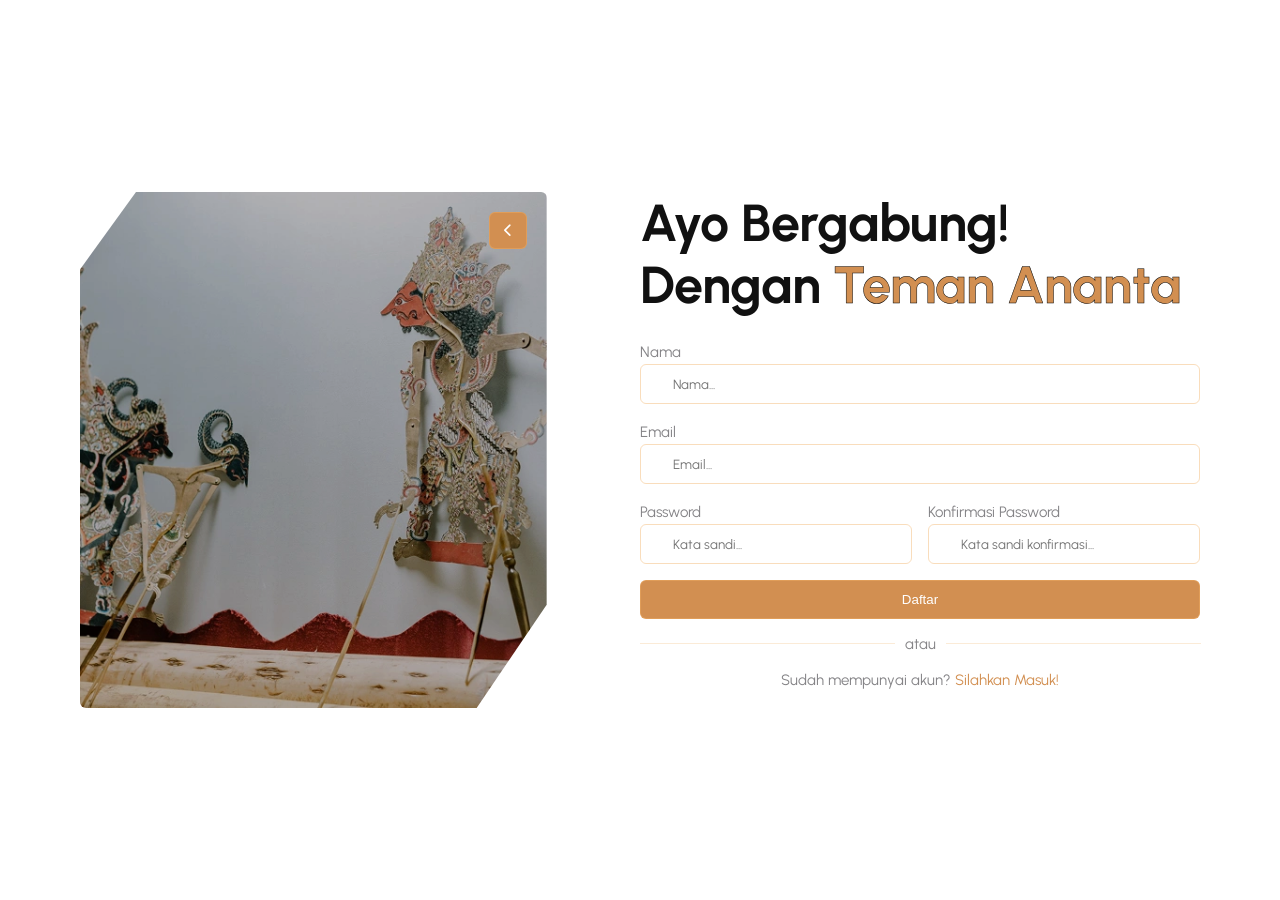
<file: register.html>
<html lang="id">
  <head>
    <meta charset="UTF-8" />
    <meta name="viewport" content="width=device-width, initial-scale=1.0" />
    <meta
      name="description"
      content="Jelajahi keindahan warisan budaya Indonesia. Ananta menyajikan artikel dan informasi mendalam tentang sejarah, seni, dan budaya Nusantara."
    />
    <!-- Meta Information for SEO and Social Sharing -->
    <meta
      name="keywords"
      content="Warisan Indonesia, Budaya Nusantara, Sejarah Indonesia, Seni Tradisional, Ananta"
    />
    <meta name="author" content="Ananta" />

    <!-- Meta Open Graph for better social sharing -->
    <meta
      property="og:description"
      content="Pelajari sejarah dan budaya Indonesia melalui artikel-artikel menarik di Ananta. Temukan kekayaan seni, tradisi, dan cerita Nusantara."
    />
    <meta property="og:title" content="Menjelajahi Warisan Budaya Indonesia" />
    <meta property="og:image" content="CWC2666_Bahan/assets/logo.webp" />

    <title>
      Register | Menjelajahi Warisan Budaya Indonesia bersama Ananta
    </title>
    <!-- Title of the Document -->

    <!-- Linking External CSS and Fonts -->
    <link rel="stylesheet" href="CWC2666_Website/css/style.css" />
    <link
      rel="stylesheet"
      href="CWC2666_Bahan/Swiperjs v5.3.7/swiper-bundle.css"
    />
    <link
      rel="stylesheet"
      href="CWC2666_Bahan/fontawesome-free-6.7.2-web/fontawesome-free-6.7.2-web/css/all.min.css"
    />

    <!-- Preconnect for faster font loading -->
    <link rel="preconnect" href="https://fonts.googleapis.com" />
    <link rel="preconnect" href="https://fonts.gstatic.com" crossorigin />
    <link
      href="https://fonts.googleapis.com/css2?family=Urbanist:ital,wght@0,100..900;1,100..900&display=swap"
      rel="stylesheet"
    />
    <link rel="icon" href="CWC2666_Bahan/assets/logo.webp" />
  </head>
  <body>
    <div id="custom-alert" class="alert hidden"></div>
    <section class="login">
      <div class="container">
        <div class="row gap-large gap-md gap-sm-n">
          <div class="col-5 col-sm-12 d-sm-none">
            <div class="img-hero-container aos relative" data-delay="300">
              <a href="login.html" class="btn-absolute">
                <button class="btn btn-a search">
                  <i class="fa fa-chevron-left"></i>
                </button>
              </a>
              <img
                class="img-hero"
                src="CWC2666_Bahan/assets/hero-register-image.webp"
                alt="Gambar Warisan Budaya Indonesia"
              />
              <div class="img-caption">
                Warisan Budaya Indonesia yang Menakjubkan
              </div>
            </div>
          </div>
          <div class="col-6 col-sm-12">
            <div class="">
              <h1 class="title mb-1 mb-sm-2 aos" data-delay="200">
                Ayo Bergabung! Dengan
                <span class="highlight">Teman Ananta</span>
              </h1>
              <div class="aos" data-delay="200">
                <div class="">
                  <label for="">Nama</label>
                  <input
                    class="form-input mb"
                    type="text"
                    placeholder="Nama..."
                  />
                </div>
                <div class="">
                  <label for="">Email</label>
                  <input
                    class="form-input mb"
                    type="email"
                    placeholder="Email..."
                  />
                </div>
                <div class="grid grid-2">
                  <div class="">
                    <label for="">Password</label>
                    <input
                      class="form-input mb"
                      type="password"
                      placeholder="Kata sandi..."
                    />
                  </div>
                  <div class="">
                    <label for="">Konfirmasi Password</label>
                    <input
                      class="form-input mb"
                      type="password"
                      placeholder="Kata sandi konfirmasi..."
                    />
                  </div>
                </div>
                <a href="login.html">
                  <button class="btn btn-a w-full">Daftar</button>
                </a>
                <div class="d-flex gap center align-center">
                  <div class="h-line"></div>
                  <p class="text mb-0">atau</p>
                  <div class="h-line"></div>
                </div>
                <p class="text center">
                  Sudah mempunyai akun?
                  <a class="text c-primary" href="login.html"
                    >Silahkan Masuk!</a
                  >
                </p>
              </div>
            </div>
          </div>
        </div>
      </div>
    </section>
    <!-- External Scripts -->
    <script src="CWC2666_Bahan/Swiperjs v5.3.7/swiper.min.js"></script>
    <script src="CWC2666_Website/js/script.js"></script>
    <script></script>
  </body>
</html>
</file>
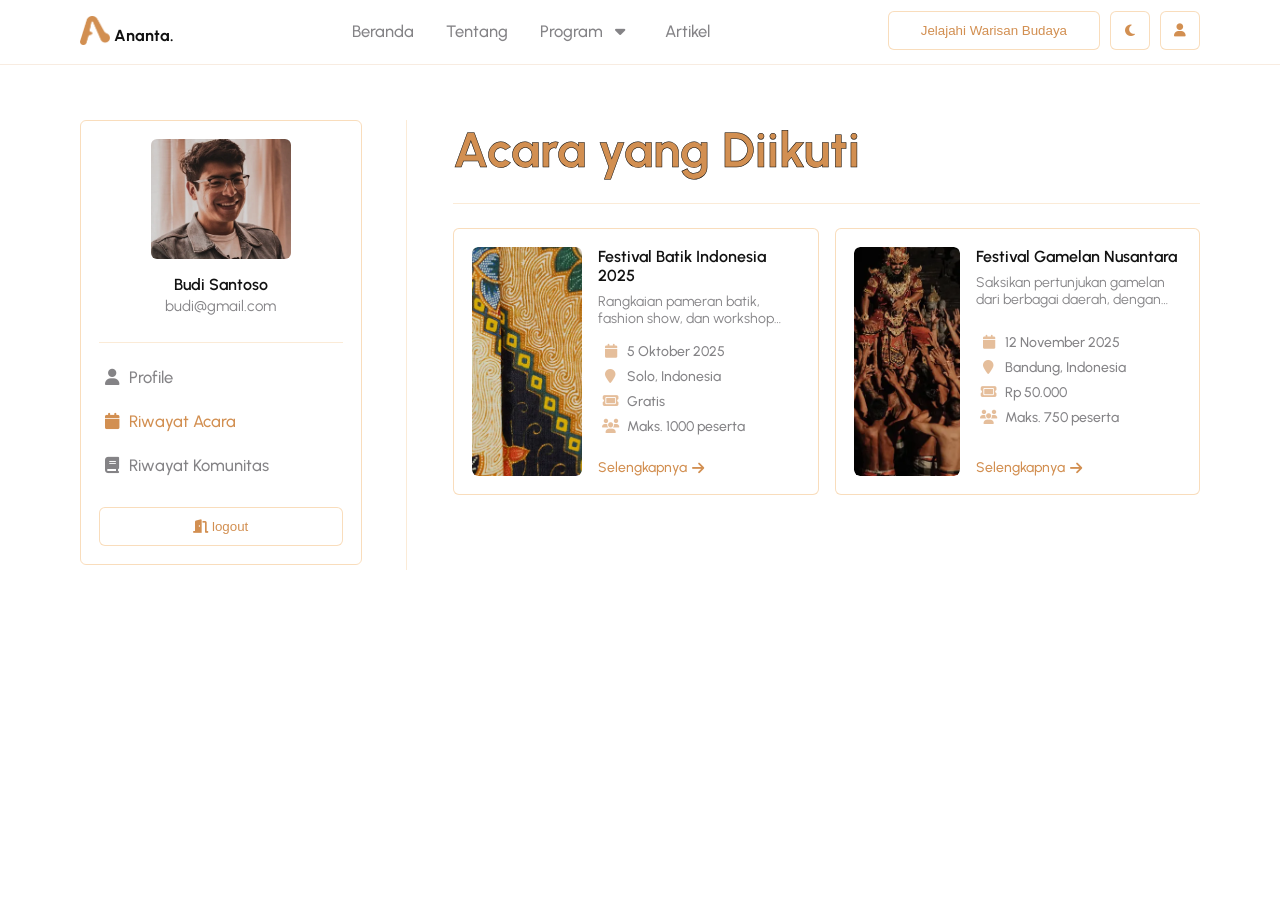
<file: riwayat-event.html>
<html lang="id">
  <head>
    <meta charset="UTF-8" />
    <meta name="viewport" content="width=device-width, initial-scale=1.0" />
    <meta
      name="description"
      content="Jelajahi keindahan warisan budaya Indonesia. Ananta menyajikan artikel dan informasi mendalam tentang sejarah, seni, dan budaya Nusantara."
    />
    <!-- Meta Information for SEO and Social Sharing -->
    <meta
      name="keywords"
      content="Warisan Indonesia, Budaya Nusantara, Sejarah Indonesia, Seni Tradisional, Ananta"
    />
    <meta name="author" content="Ananta" />

    <!-- Meta Open Graph for better social sharing -->
    <meta
      property="og:description"
      content="Pelajari sejarah dan budaya Indonesia melalui artikel-artikel menarik di Ananta. Temukan kekayaan seni, tradisi, dan cerita Nusantara."
    />
    <meta property="og:title" content="Menjelajahi Warisan Budaya Indonesia" />
    <meta property="og:image" content="CWC2666_Bahan/assets/logo.webp" />

    <title>
      Riwayat Acara | Menjelajahi Warisan Budaya Indonesia bersama Ananta
    </title>
    <!-- Title of the Document -->

    <!-- Linking External CSS and Fonts -->
    <link rel="stylesheet" href="CWC2666_Website/css/style.css" />
    <link
      rel="stylesheet"
      href="CWC2666_Bahan/Swiperjs v5.3.7/swiper-bundle.css"
    />
    <link
      rel="stylesheet"
      href="CWC2666_Bahan/fontawesome-free-6.7.2-web/fontawesome-free-6.7.2-web/css/all.min.css"
    />

    <!-- Preconnect for faster font loading -->
    <link rel="preconnect" href="https://fonts.googleapis.com" />
    <link rel="preconnect" href="https://fonts.gstatic.com" crossorigin />
    <link
      href="https://fonts.googleapis.com/css2?family=Urbanist:ital,wght@0,100..900;1,100..900&display=swap"
      rel="stylesheet"
    />
    <link rel="icon" href="CWC2666_Bahan/assets/logo.webp" />
  </head>
  <body>
    <div id="custom-alert" class="alert hidden"></div>
    <!-- Navigation Bar -->
    <nav id="navbar">
      <div class="container">
        <a href="index.html" class="logo aos" data-delay="100">
          <img class="logo" src="CWC2666_Bahan/assets/logo.webp" alt="ananta" />
          Ananta.
        </a>
        <!-- UL Links -->
        <ul class="nav-links" id="nav-links">
          <li class="aos" data-delay="200"><a href="index.html">Beranda</a></li>
          <li class="aos" data-delay="250">
            <a href="index.html#about">Tentang</a>
          </li>
          <li class="aos d-none d-sm-block d-md-block" data-delay="250">
            <a href="komunitas.html">Komunitas</a>
          </li>
          <li class="aos d-none d-sm-block d-md-block" data-delay="250">
            <a href="event.html">Acara</a>
          </li>
          <li class="dropdown aos d-sm-none d-md-none" data-delay="290">
            <a href="#" class="dropbtn"
              >Program <i class="fa fa-caret-down"></i
            ></a>
            <ul class="dropdown-content">
              <li><a href="komunitas.html">Komunitas</a></li>
              <li><a href="event.html">Acara</a></li>
            </ul>
          </li>
          <li class="aos" data-delay="300">
            <a href="artikel.html">Artikel</a>
          </li>
          <li class="d-flex center show gap aos" data-delay="200" id="btn">
            <a href="index.html#service">
              <button class="btn btn-b show">Jelajahi Warisan Budaya</button>
            </a>
            <div class="d-flex gap">
              <button class="btn btn-b reg toggle-dark-mode">
                <i class="fa fa-moon"></i>
              </button>
              <a href="login.html" class="user" id="user">
                <button class="btn btn-b reg user">
                  <i class="fa fa-user"></i>
                </button>
              </a>
            </div>
          </li>
        </ul>
        <!-- Hamburger Menu -->
        <button class="hamburger" id="hamburger">
          <span class="bar"></span>
          <span class="bar"></span>
          <span class="bar"></span>
        </button>
        <div class="dm d-flex gap">
          <a href="index.html#service">
            <button class="btn btn-b reg">Jelajahi Warisan Budaya</button>
          </a>
          <div class="d-flex gap">
            <button class="btn btn-b reg toggle-dark-mode">
              <i class="fa fa-moon"></i>
            </button>
            <a href="login.html" class="user" id="user">
              <button class="btn btn-b reg user">
                <i class="fa fa-user"></i>
              </button>
            </a>
          </div>
        </div>
      </div>
    </nav>
    <section class="profiles">
      <div class="container">
        <div class="row start mb-2">
          <div class="col-3 col-sm-12 col-md-3 mb">
            <div class="sidebar d-sm-none d-md-block">
              <div class="d-flex flex-col center align-center text-center">
                <img
                  src="CWC2666_Bahan/assets/profile.webp"
                  class="card-img mb"
                  alt=""
                />
                <h1 class="card-title">Budi Santoso</h1>
                <p class="text mb-0">budi@gmail.com</p>
                <div class="h-line"></div>
              </div>
              <ul class="side-links">
                <li class="mb-1 mb-sm-3">
                  <a href="profile.html"><i class="fa fa-user"></i> Profile</a>
                </li>
                <li class="mb-1 mb-sm-3">
                  <a class="active" href="riwayat-event.html"
                    ><i class="fa fa-calendar"></i> Riwayat Acara</a
                  >
                </li>
                <li class="mb-4 mb-sm-3">
                  <a href="riwayat-komunitas.html"
                    ><i class="fa fa-book"></i> Riwayat Komunitas</a
                  >
                </li>
              </ul>
              <button type="submit" class="btn btn-b btn-w logout">
                <i class="fa fa-door-open"></i>
                logout
              </button>
            </div>
            <!-- Sidebar Container -->
            <div id="sidebar-overlay" class="sidebar-overlay"></div>
            <div class="sidebar-container d-lg-none d-sm-block d-md-none">
              <!-- Hamburger Menu -->
              <button class="hamburger" id="hamburger-sidebar">
                <span class="bar"></span>
                <span class="bar"></span>
                <span class="bar"></span>
              </button>

              <!-- Sidebar -->
              <div
                class="sidebar d-none d-sm-block d-md-none"
                id="mobile-sidebar"
              >
                <ul class="side-links">
                  <li class="mb-1 mb-sm-3">
                    <a href="profile.html"
                      ><i class="fa fa-user"></i> Profile</a
                    >
                  </li>
                  <li class="mb-1 mb-sm-3">
                    <a class="active" href="riwayat-event.html"
                      ><i class="fa fa-calendar"></i> Riwayat Acara</a
                    >
                  </li>
                  <li class="mb-4 mb-sm-3">
                    <a href="riwayat-komunitas.html"
                      ><i class="fa fa-book"></i> Riwayat Komunitas</a
                    >
                  </li>
                </ul>
                <button type="submit" class="btn btn-b btn-w logout">
                  <i class="fa fa-door-open"></i>
                  logout
                </button>
              </div>
            </div>
          </div>
          <div class="v-line d-block d-sm-none d-md-block"></div>
          <div class="col-8 col-sm-12 col-md-8" id="">
            <div class="mb-1">
              <h1 class="title-custom">Acara yang Diikuti</h1>
            </div>
            <div class="h-line"></div>
            <div class="row mb aos" data-delay="300">
              <div class="col-12">
                <div class="grid grid-2 grid-sm-1 w-full">
                  <a
                    href="festival-rasa.html"
                    class="card card-flex card-sm-block"
                  >
                    <div class="img-card-container">
                      <img
                        src="CWC2666_Bahan/assets/blog-1.webp"
                        alt=""
                        class="card-img-event"
                      />
                    </div>
                    <div class="card-body d-flex flex-col between">
                      <div class="mb">
                        <h1 class="card-title mb-2">
                          Festival Batik Indonesia 2025
                        </h1>
                        <p class="card-text text-clip">
                          Rangkaian pameran batik, fashion show, dan workshop
                          membatik langsung dari pengrajin terbaik.
                        </p>
                      </div>
                      <ul class="event-details mb">
                        <li class="card-text mb-2">
                          <i class="b-primary fa fa-calendar"></i> 5 Oktober
                          2025
                        </li>
                        <li class="card-text mb-2">
                          <i class="b-primary fa fa-map-marker"></i> Solo,
                          Indonesia
                        </li>
                        <li class="card-text mb-2">
                          <i class="b-primary fa fa-ticket"></i> Gratis
                        </li>
                        <li class="card-text mb-2">
                          <i class="b-primary fa fa-users"></i> Maks. 1000
                          peserta
                        </li>
                      </ul>
                      <p class="card-title-nd mb-0">
                        Selengkapnya
                        <i class="fa fa-arrow-right"></i>
                      </p>
                    </div>
                  </a>
                  <a
                    href="festival-rasa.html"
                    class="card card-flex card-sm-block"
                  >
                    <div class="img-card-container">
                      <img
                        src="CWC2666_Bahan/assets/blog-2.webp"
                        alt=""
                        class="card-img-event"
                      />
                    </div>
                    <div class="card-body d-flex flex-col between">
                      <div class="mb">
                        <h1 class="card-title mb-2">
                          Festival Gamelan Nusantara
                        </h1>
                        <p class="card-text text-clip">
                          Saksikan pertunjukan gamelan dari berbagai daerah,
                          dengan kompetisi antar grup terbaik di Indonesia.
                        </p>
                      </div>
                      <ul class="event-details mb">
                        <li class="card-text mb-2">
                          <i class="b-primary fa fa-calendar"></i> 12 November
                          2025
                        </li>
                        <li class="card-text mb-2">
                          <i class="b-primary fa fa-map-marker"></i> Bandung,
                          Indonesia
                        </li>
                        <li class="card-text mb-2">
                          <i class="b-primary fa fa-ticket"></i> Rp 50.000
                        </li>
                        <li class="card-text mb-2">
                          <i class="b-primary fa fa-users"></i> Maks. 750
                          peserta
                        </li>
                      </ul>
                      <p class="card-title-nd mb-0">
                        Selengkapnya
                        <i class="fa fa-arrow-right"></i>
                      </p>
                    </div>
                  </a>
                </div>
              </div>
            </div>
          </div>
        </div>
      </div>
    </section>
    <!-- External Scripts -->
    <script src="CWC2666_Bahan/Swiperjs v5.3.7/swiper.min.js"></script>
    <script src="CWC2666_Website/js/script.js"></script>
    <script></script>
  </body>
</html>
</file>
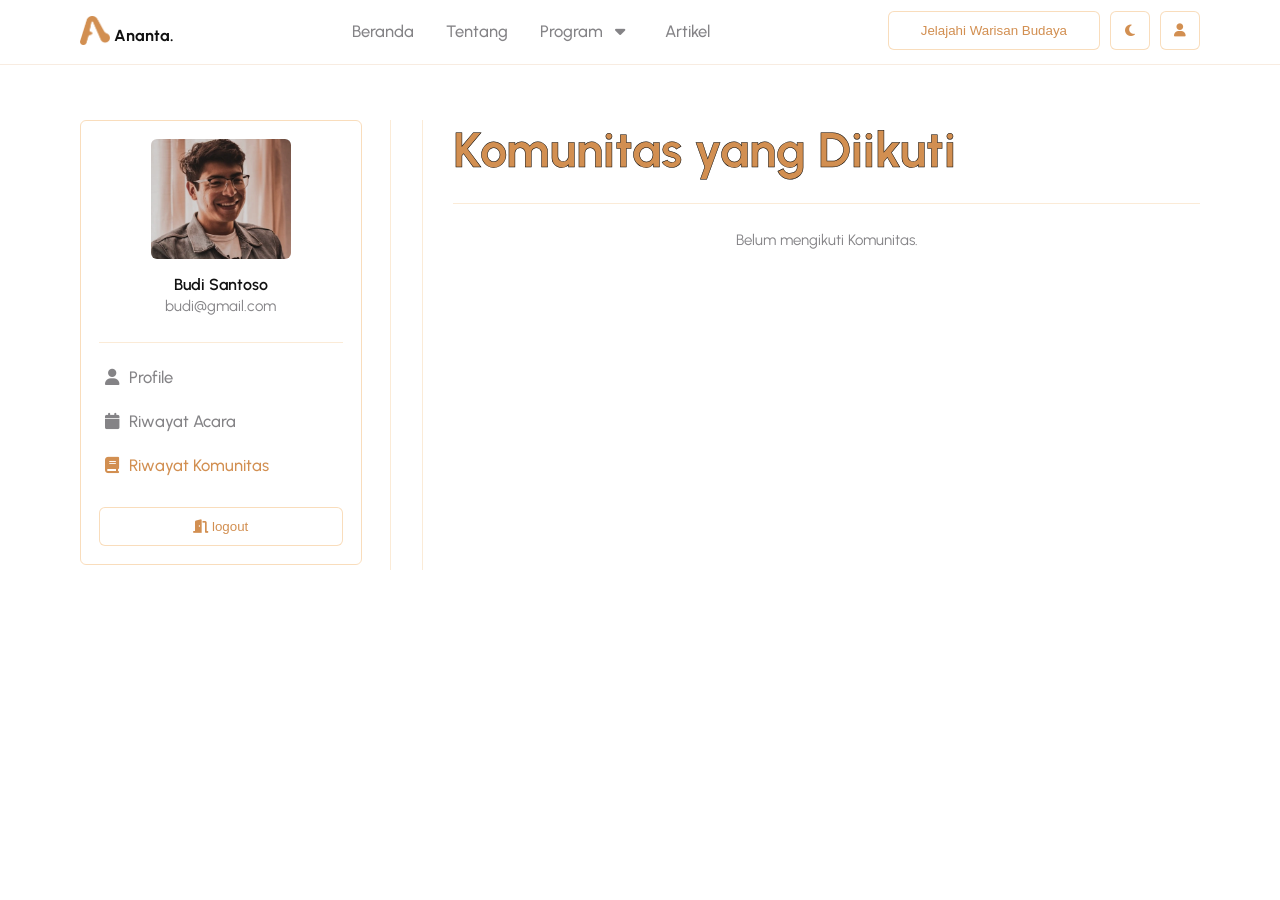
<file: riwayat-komunitas.html>
<html lang="id">
  <head>
    <meta charset="UTF-8" />
    <meta name="viewport" content="width=device-width, initial-scale=1.0" />
    <meta
      name="description"
      content="Jelajahi keindahan warisan budaya Indonesia. Ananta menyajikan artikel dan informasi mendalam tentang sejarah, seni, dan budaya Nusantara."
    />
    <!-- Meta Information for SEO and Social Sharing -->
    <meta
      name="keywords"
      content="Warisan Indonesia, Budaya Nusantara, Sejarah Indonesia, Seni Tradisional, Ananta"
    />
    <meta name="author" content="Ananta" />

    <!-- Meta Open Graph for better social sharing -->
    <meta
      property="og:description"
      content="Pelajari sejarah dan budaya Indonesia melalui artikel-artikel menarik di Ananta. Temukan kekayaan seni, tradisi, dan cerita Nusantara."
    />
    <meta property="og:title" content="Menjelajahi Warisan Budaya Indonesia" />
    <meta property="og:image" content="CWC2666_Bahan/assets/logo.webp" />

    <title>
      Riwayat Komunitas | Menjelajahi Warisan Budaya Indonesia bersama Ananta
    </title>
    <!-- Title of the Document -->

    <!-- Linking External CSS and Fonts -->
    <link rel="stylesheet" href="CWC2666_Website/css/style.css" />
    <link
      rel="stylesheet"
      href="CWC2666_Bahan/Swiperjs v5.3.7/swiper-bundle.css"
    />
    <link
      rel="stylesheet"
      href="CWC2666_Bahan/fontawesome-free-6.7.2-web/fontawesome-free-6.7.2-web/css/all.min.css"
    />

    <!-- Preconnect for faster font loading -->
    <link rel="preconnect" href="https://fonts.googleapis.com" />
    <link rel="preconnect" href="https://fonts.gstatic.com" crossorigin />
    <link
      href="https://fonts.googleapis.com/css2?family=Urbanist:ital,wght@0,100..900;1,100..900&display=swap"
      rel="stylesheet"
    />
    <link rel="icon" href="CWC2666_Bahan/assets/logo.webp" />
  </head>
  <body>
    <div id="custom-alert" class="alert hidden"></div>
    <!-- Navigation Bar -->
    <nav id="navbar">
      <div class="container">
        <a href="index.html" class="logo aos" data-delay="100">
          <img class="logo" src="CWC2666_Bahan/assets/logo.webp" alt="ananta" />
          Ananta.
        </a>
        <!-- UL Links -->
        <ul class="nav-links" id="nav-links">
          <li class="aos" data-delay="200"><a href="index.html">Beranda</a></li>
          <li class="aos" data-delay="250">
            <a href="index.html#about">Tentang</a>
          </li>
          <li class="aos d-none d-sm-block d-md-block" data-delay="250">
            <a href="komunitas.html">Komunitas</a>
          </li>
          <li class="aos d-none d-sm-block d-md-block" data-delay="250">
            <a href="event.html">Acara</a>
          </li>
          <li class="dropdown aos d-sm-none d-md-none" data-delay="290">
            <a href="#" class="dropbtn"
              >Program <i class="fa fa-caret-down"></i
            ></a>
            <ul class="dropdown-content">
              <li><a href="komunitas.html">Komunitas</a></li>
              <li><a href="event.html">Acara</a></li>
            </ul>
          </li>
          <li class="aos" data-delay="300">
            <a href="artikel.html">Artikel</a>
          </li>
          <li class="d-flex center show gap aos" data-delay="200" id="btn">
            <a href="index.html#service">
              <button class="btn btn-b show">Jelajahi Warisan Budaya</button>
            </a>
            <div class="d-flex gap">
              <button class="btn btn-b reg toggle-dark-mode">
                <i class="fa fa-moon"></i>
              </button>
              <a href="login.html" class="user" id="user">
                <button class="btn btn-b reg user">
                  <i class="fa fa-user"></i>
                </button>
              </a>
            </div>
          </li>
        </ul>
        <!-- Hamburger Menu -->
        <button class="hamburger" id="hamburger">
          <span class="bar"></span>
          <span class="bar"></span>
          <span class="bar"></span>
        </button>
        <div class="dm d-flex gap">
          <a href="index.html#service">
            <button class="btn btn-b reg">Jelajahi Warisan Budaya</button>
          </a>
          <div class="d-flex gap">
            <button class="btn btn-b reg toggle-dark-mode">
              <i class="fa fa-moon"></i>
            </button>
            <a href="login.html" class="user" id="user">
              <button class="btn btn-b reg user">
                <i class="fa fa-user"></i>
              </button>
            </a>
          </div>
        </div>
      </div>
    </nav>
    <section class="profiles">
      <div class="container">
        <div class="row start mb-2">
          <div class="col-3 col-sm-12 col-md-3 mb">
            <div class="sidebar d-sm-none d-md-block">
              <div class="d-flex flex-col center align-center text-center">
                <img
                  src="CWC2666_Bahan/assets/profile.webp"
                  class="card-img mb"
                  alt=""
                />
                <h1 class="card-title">Budi Santoso</h1>
                <p class="text mb-0">budi@gmail.com</p>
                <div class="h-line"></div>
              </div>
              <ul class="side-links">
                <li class="mb-1 mb-sm-3">
                  <a href="profile.html"><i class="fa fa-user"></i> Profile</a>
                </li>
                <li class="mb-1 mb-sm-3">
                  <a href="riwayat-event.html"
                    ><i class="fa fa-calendar"></i> Riwayat Acara</a
                  >
                </li>
                <li class="mb-4 mb-sm-3">
                  <a class="active" href="riwayat-komunitas.html"
                    ><i class="fa fa-book"></i> Riwayat Komunitas</a
                  >
                </li>
              </ul>
              <button type="submit" class="btn btn-b btn-w logout">
                <i class="fa fa-door-open"></i>
                logout
              </button>
            </div>
            <!-- Sidebar Container -->
            <div id="sidebar-overlay" class="sidebar-overlay"></div>
            <div class="sidebar-container d-lg-none d-sm-block d-md-none">
              <!-- Hamburger Menu -->
              <button class="hamburger" id="hamburger-sidebar">
                <span class="bar"></span>
                <span class="bar"></span>
                <span class="bar"></span>
              </button>

              <!-- Sidebar -->
              <div
                class="sidebar d-none d-sm-block d-md-none"
                id="mobile-sidebar"
              >
                <ul class="side-links">
                  <li class="mb-1 mb-sm-3">
                    <a href="profile.html"
                      ><i class="fa fa-user"></i> Profile</a
                    >
                  </li>
                  <li class="mb-1 mb-sm-3">
                    <a href="riwayat-event.html"
                      ><i class="fa fa-calendar"></i> Riwayat Acara</a
                    >
                  </li>
                  <li class="mb-4 mb-sm-3">
                    <a class="active" href="riwayat-komunitas.html"
                      ><i class="fa fa-book"></i> Riwayat Komunitas</a
                    >
                  </li>
                </ul>
                <button type="submit" class="btn btn-b btn-w logout">
                  <i class="fa fa-door-open"></i>
                  logout
                </button>
              </div>
            </div>
          </div>
          <div class="v-line d-block d-sm-none d-md-block"></div>
          <div class="v-line d-block d-sm-none d-md-block"></div>
          <div class="col-8 col-sm-12 col-md-8" id="">
            <div class="mb-1">
              <h1 class="title-custom">Komunitas yang Diikuti</h1>
            </div>
            <div class="h-line"></div>
            <div class="row mb aos" data-delay="300">
              <div class="col-12">
                <p class="text center mt-4 mb none">
                  Belum mengikuti Komunitas.
                </p>
              </div>
            </div>
          </div>
        </div>
      </div>
    </section>
    <!-- External Scripts -->
    <script src="CWC2666_Bahan/Swiperjs v5.3.7/swiper.min.js"></script>
    <script src="CWC2666_Website/js/script.js"></script>
    <script></script>
  </body>
</html>
</file>
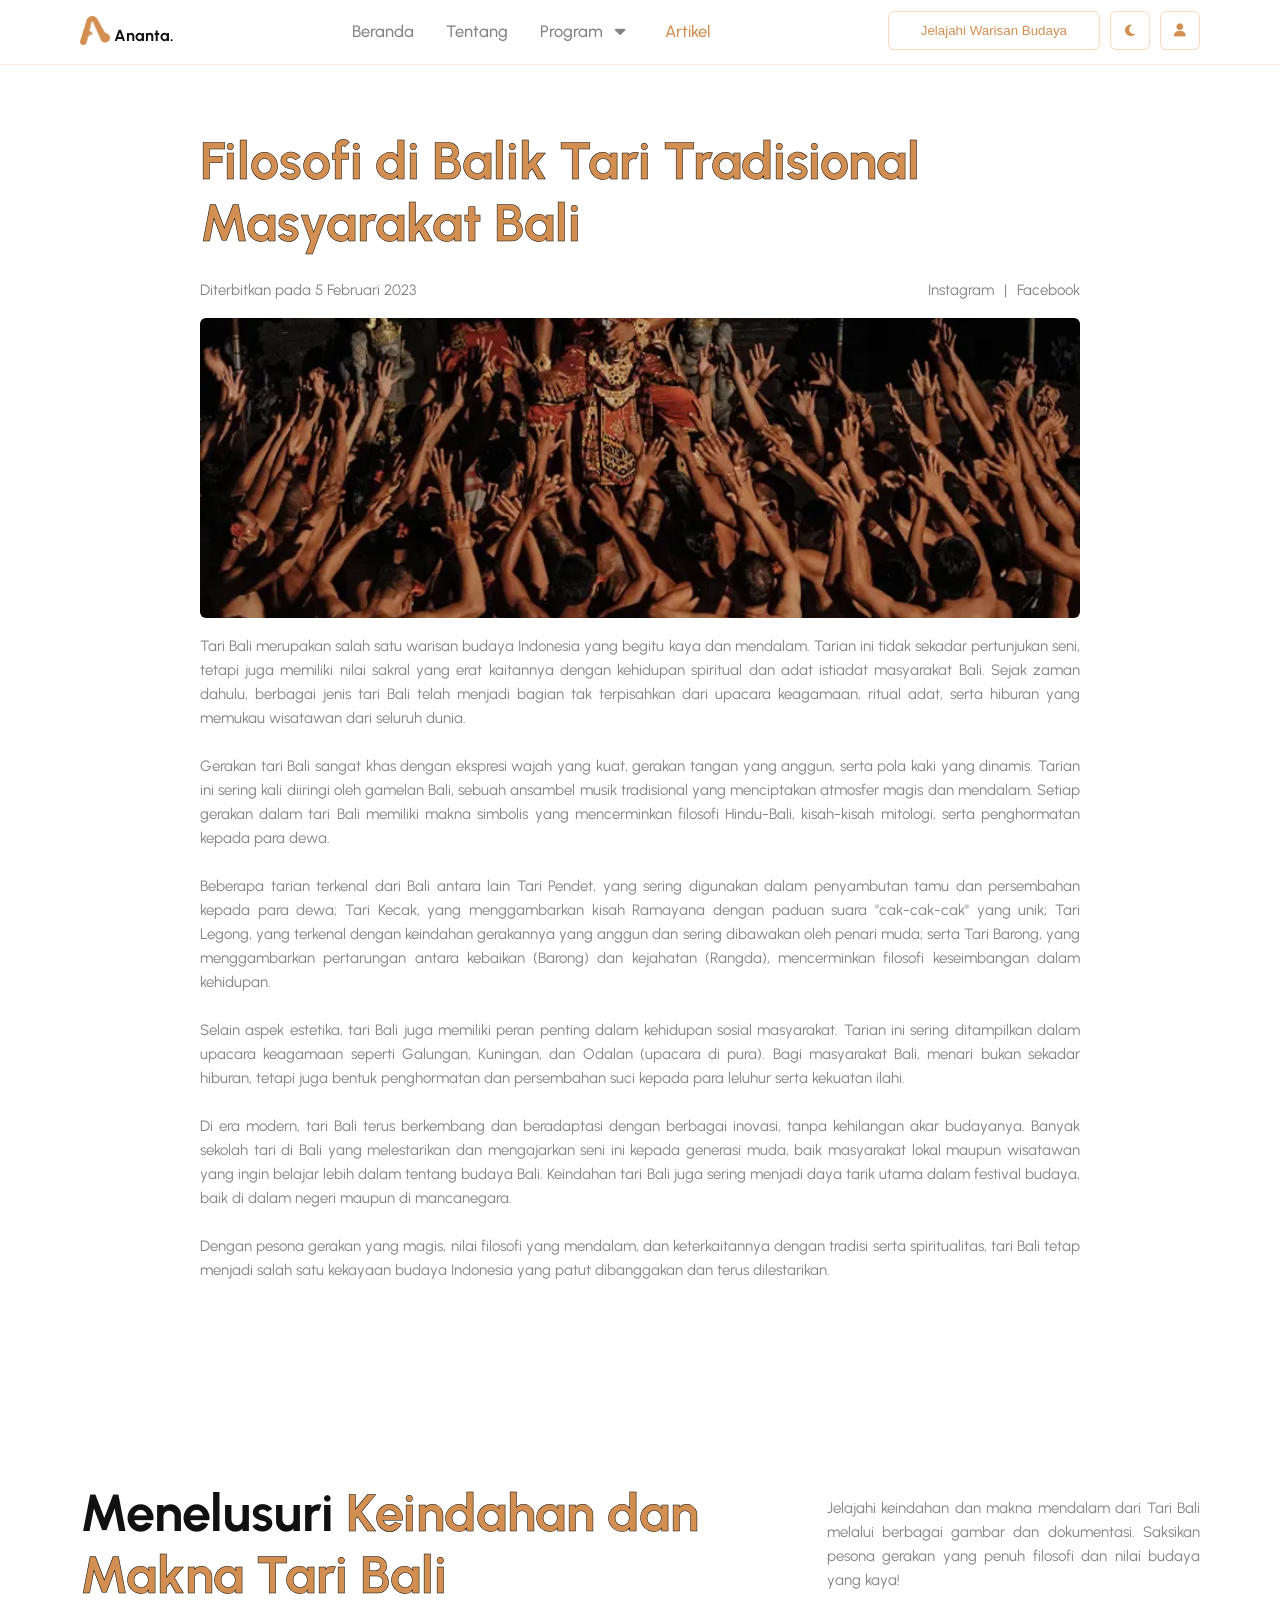
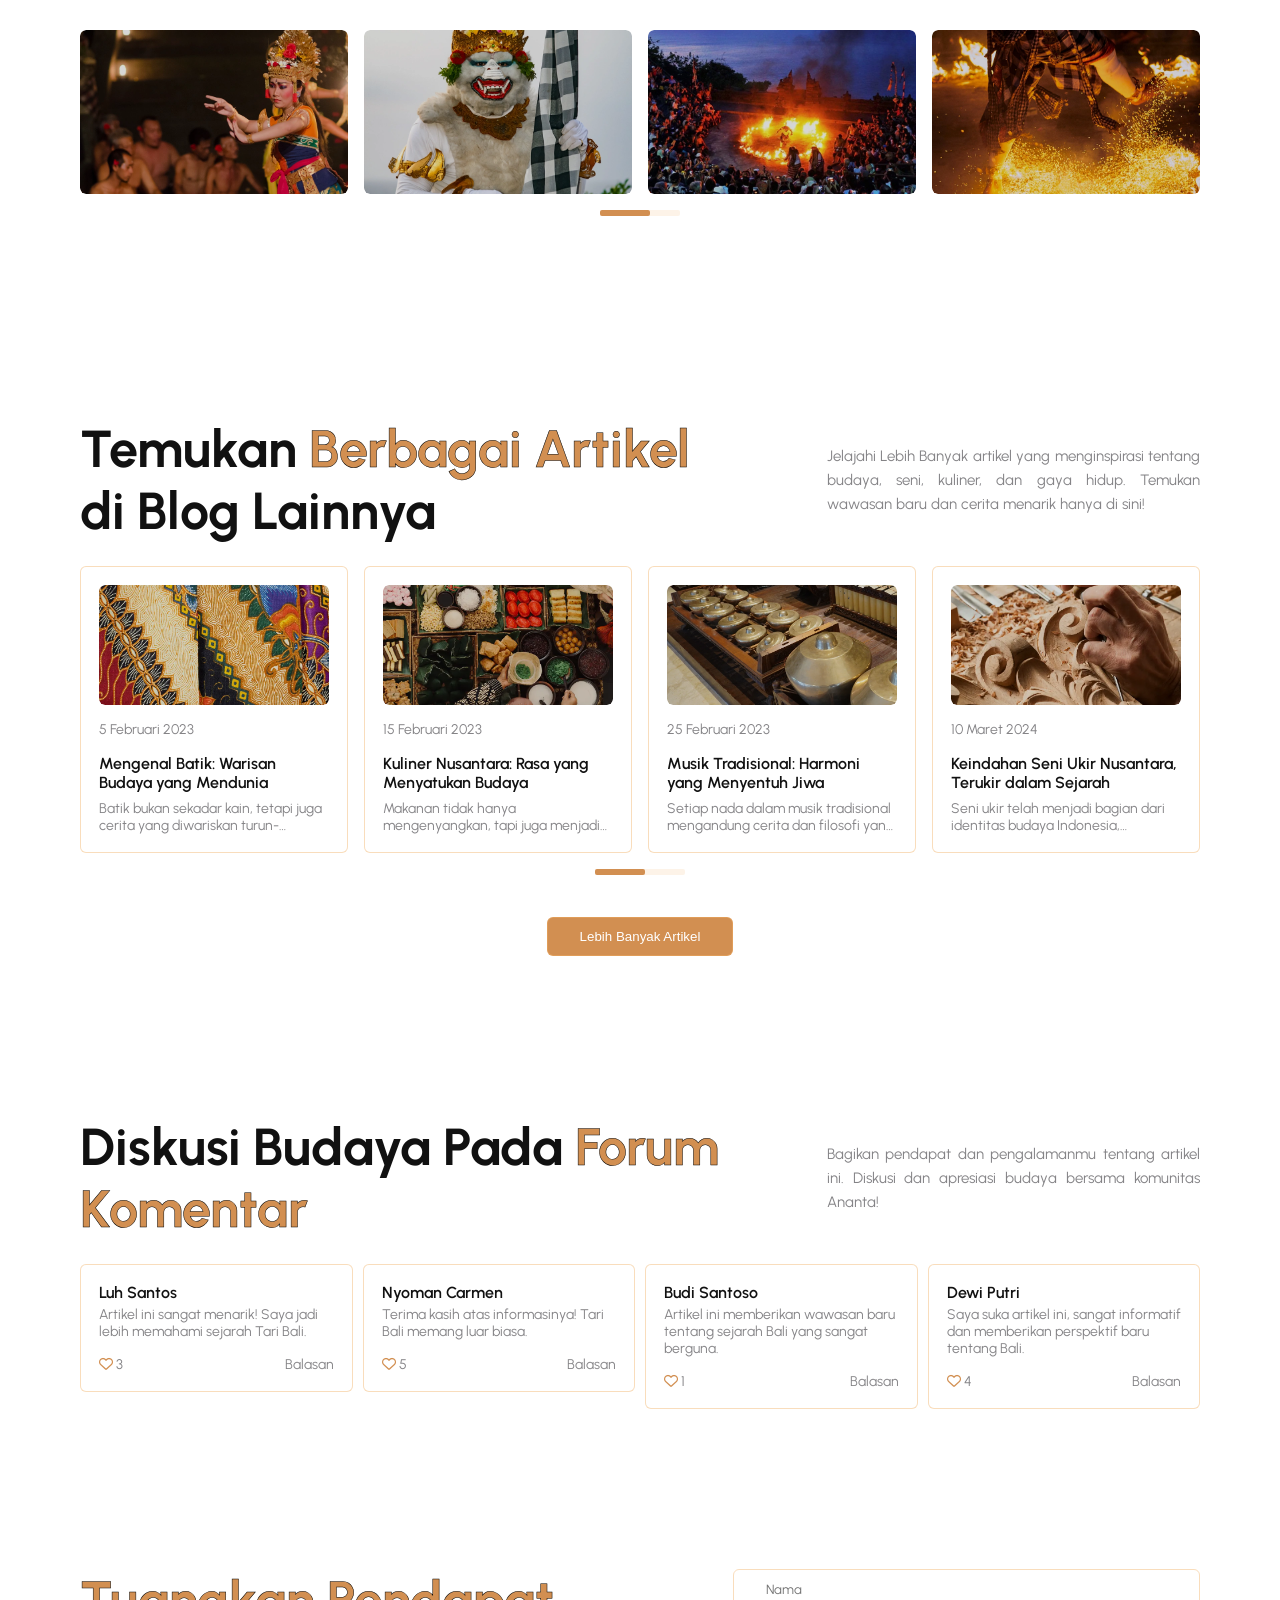
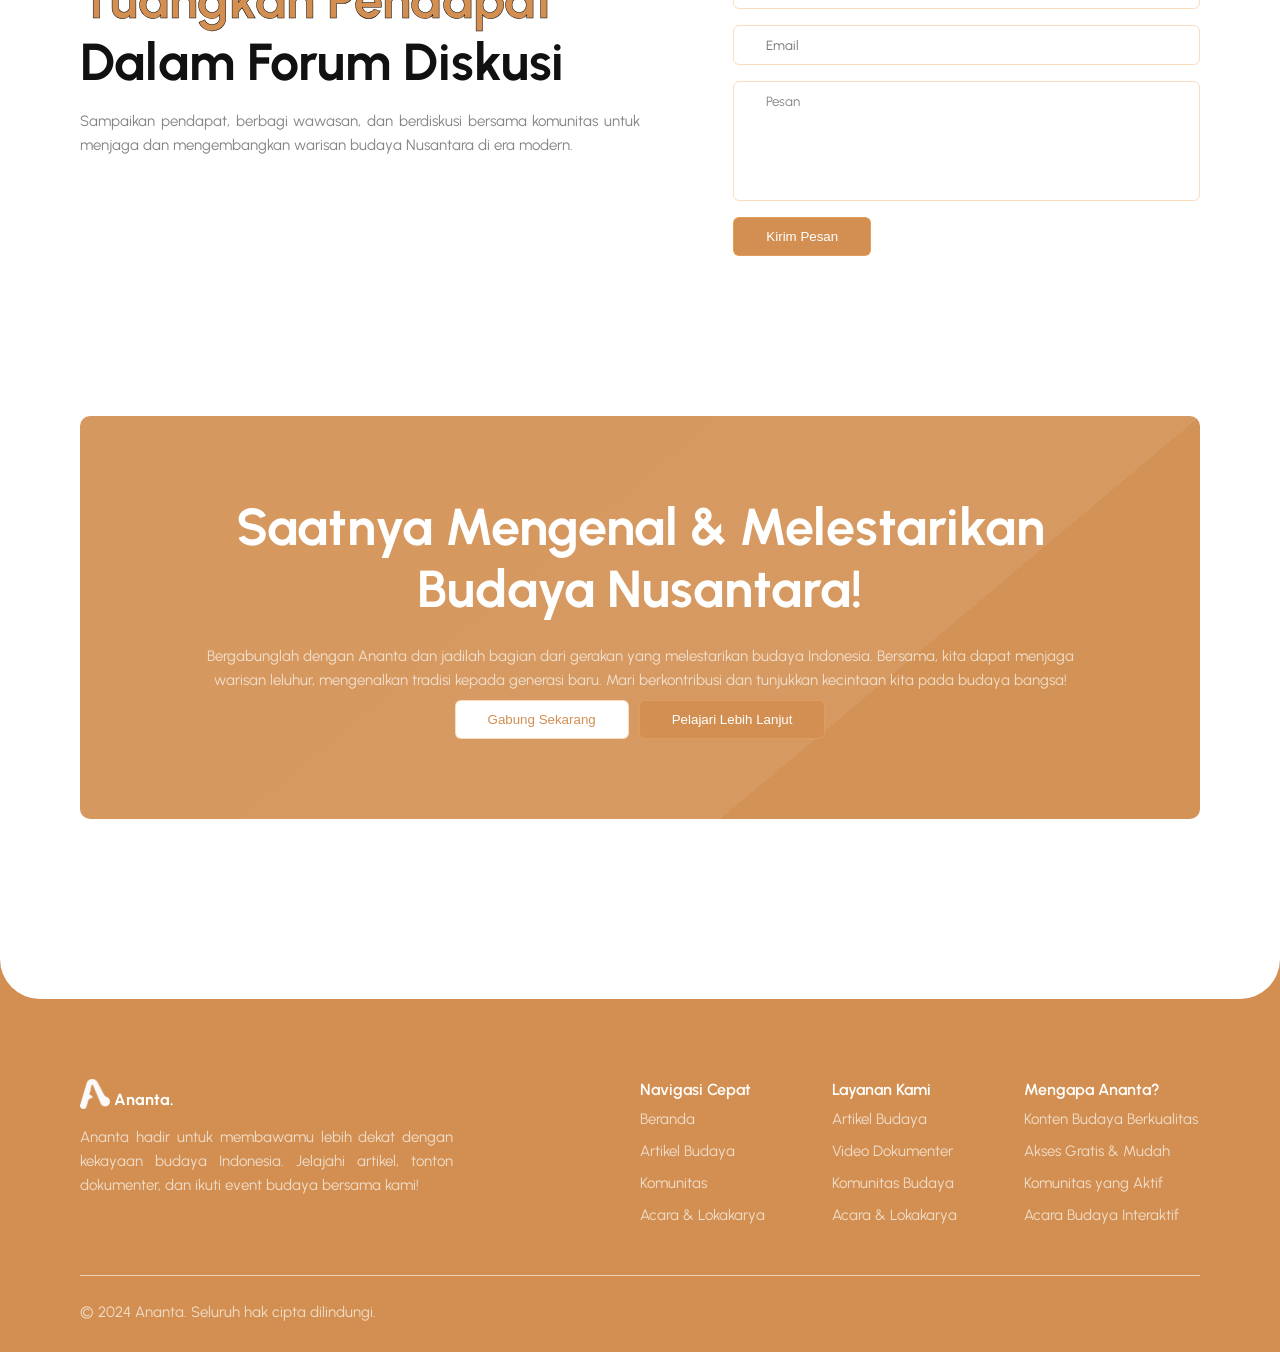
<file: tari-bali.html>
<html lang="id">
  <head>
    <meta charset="UTF-8" />
    <meta name="viewport" content="width=device-width, initial-scale=1.0" />
    <meta
      name="description"
      content="Jelajahi keindahan warisan budaya Indonesia. Ananta menyajikan artikel dan informasi mendalam tentang sejarah, seni, dan budaya Nusantara."
    />
    <!-- Meta Information for SEO and Social Sharing -->
    <meta
      name="keywords"
      content="Warisan Indonesia, Budaya Nusantara, Sejarah Indonesia, Seni Tradisional, Ananta"
    />
    <meta name="author" content="Ananta" />

    <!-- Meta Open Graph for better social sharing -->
    <meta
      property="og:description"
      content="Pelajari sejarah dan budaya Indonesia melalui artikel-artikel menarik di Ananta. Temukan kekayaan seni, tradisi, dan cerita Nusantara."
    />
    <meta property="og:title" content="Menjelajahi Warisan Budaya Indonesia" />
    <meta property="og:image" content="CWC2666_Bahan/assets/logo.webp" />

    <title>
      Artikel Tari Bali | Menjelajahi Warisan Budaya Indonesia bersama Ananta
    </title>
    <!-- Title of the Document -->

    <!-- Linking External CSS and Fonts -->
    <link rel="stylesheet" href="CWC2666_Website/css/style.css" />
    <link
      rel="stylesheet"
      href="CWC2666_Bahan/Swiperjs v5.3.7/swiper-bundle.css"
    />
    <link
      rel="stylesheet"
      href="CWC2666_Bahan/fontawesome-free-6.7.2-web/fontawesome-free-6.7.2-web/css/all.min.css"
    />

    <!-- Preconnect for faster font loading -->
    <link rel="preconnect" href="https://fonts.googleapis.com" />
    <link rel="preconnect" href="https://fonts.gstatic.com" crossorigin />
    <link
      href="https://fonts.googleapis.com/css2?family=Urbanist:ital,wght@0,100..900;1,100..900&display=swap"
      rel="stylesheet"
    />
    <link rel="icon" href="CWC2666_Bahan/assets/logo.webp" />
  </head>
  <body>
    <div id="custom-alert" class="alert hidden"></div>
    <!-- Navigation Bar -->
    <nav id="navbar">
      <div class="container">
        <a href="index.html" class="logo aos" data-delay="100">
          <img class="logo" src="CWC2666_Bahan/assets/logo.webp" alt="ananta" />
          Ananta.
        </a>
        <!-- UL Links -->
        <ul class="nav-links" id="nav-links">
          <li class="aos" data-delay="200"><a href="index.html">Beranda</a></li>
          <li class="aos" data-delay="250">
            <a href="index.html#about">Tentang</a>
          </li>
          <li class="aos d-none d-sm-block d-md-block" data-delay="250">
            <a href="komunitas.html">Komunitas</a>
          </li>
          <li class="aos d-none d-sm-block d-md-block" data-delay="250">
            <a href="event.html">Acara</a>
          </li>
          <li class="dropdown aos d-sm-none d-md-none" data-delay="290">
            <a href="#" class="dropbtn"
              >Program <i class="fa fa-caret-down"></i
            ></a>
            <ul class="dropdown-content">
              <li><a href="komunitas.html">Komunitas</a></li>
              <li><a href="event.html">Acara</a></li>
            </ul>
          </li>
          <li class="aos" data-delay="300">
            <a href="artikel.html" class="active">Artikel</a>
          </li>
          <li class="d-flex center show gap aos" data-delay="200" id="btn">
            <a href="index.html#service">
              <button class="btn btn-b show">Jelajahi Warisan Budaya</button>
            </a>
            <div class="d-flex gap">
              <button class="btn btn-b reg toggle-dark-mode">
                <i class="fa fa-moon"></i>
              </button>
              <a href="profile.html" class="user" id="user">
                <button class="btn btn-b reg user">
                  <i class="fa fa-user"></i>
                </button>
              </a>
            </div>
          </li>
        </ul>
        <!-- Hamburger Menu -->
        <button class="hamburger" id="hamburger">
          <span class="bar"></span>
          <span class="bar"></span>
          <span class="bar"></span>
        </button>
        <div class="dm d-flex gap">
          <a href="index.html#service">
            <button class="btn btn-b reg">Jelajahi Warisan Budaya</button>
          </a>
          <div class="d-flex gap">
            <button class="btn btn-b reg toggle-dark-mode">
              <i class="fa fa-moon"></i>
            </button>
            <a href="profile.html" class="user" id="user">
              <button class="btn btn-b reg user">
                <i class="fa fa-user"></i>
              </button>
            </a>
          </div>
        </div>
      </div>
    </nav>
    <section class="detail-blog">
      <div class="container">
        <div class="row mb-1">
          <div class="col-12 aos" data-delay="200">
            <h1 class="title mb-1">
              <span class="highlight"
                >Filosofi di Balik Tari Tradisional Masyarakat Bali</span
              >
            </h1>
            <div class="d-flex d-sm-block between center">
              <p class="text">Diterbitkan pada 5 Februari 2023</p>
              <div class="d-flex gap">
                <a href="CWC2666_Websitetari-bali.html" class="text"
                  >Instagram</a
                >
                <p class="text">|</p>
                <a href="CWC2666_Websitetari-bali.html" class="text"
                  >Facebook</a
                >
              </div>
            </div>
            <img
              class="img-artikel mb"
              src="CWC2666_Bahan/assets/blog-2.webp"
              alt=""
            />
            <p class="text">
              Tari Bali merupakan salah satu warisan budaya Indonesia yang
              begitu kaya dan mendalam. Tarian ini tidak sekadar pertunjukan
              seni, tetapi juga memiliki nilai sakral yang erat kaitannya dengan
              kehidupan spiritual dan adat istiadat masyarakat Bali. Sejak zaman
              dahulu, berbagai jenis tari Bali telah menjadi bagian tak
              terpisahkan dari upacara keagamaan, ritual adat, serta hiburan
              yang memukau wisatawan dari seluruh dunia.
              <br />
              <br />
              Gerakan tari Bali sangat khas dengan ekspresi wajah yang kuat,
              gerakan tangan yang anggun, serta pola kaki yang dinamis. Tarian
              ini sering kali diiringi oleh gamelan Bali, sebuah ansambel musik
              tradisional yang menciptakan atmosfer magis dan mendalam. Setiap
              gerakan dalam tari Bali memiliki makna simbolis yang mencerminkan
              filosofi Hindu-Bali, kisah-kisah mitologi, serta penghormatan
              kepada para dewa.
              <br />
              <br />
              Beberapa tarian terkenal dari Bali antara lain Tari Pendet, yang
              sering digunakan dalam penyambutan tamu dan persembahan kepada
              para dewa; Tari Kecak, yang menggambarkan kisah Ramayana dengan
              paduan suara "cak-cak-cak" yang unik; Tari Legong, yang terkenal
              dengan keindahan gerakannya yang anggun dan sering dibawakan oleh
              penari muda; serta Tari Barong, yang menggambarkan pertarungan
              antara kebaikan (Barong) dan kejahatan (Rangda), mencerminkan
              filosofi keseimbangan dalam kehidupan.
              <br />
              <br />
              Selain aspek estetika, tari Bali juga memiliki peran penting dalam
              kehidupan sosial masyarakat. Tarian ini sering ditampilkan dalam
              upacara keagamaan seperti Galungan, Kuningan, dan Odalan (upacara
              di pura). Bagi masyarakat Bali, menari bukan sekadar hiburan,
              tetapi juga bentuk penghormatan dan persembahan suci kepada para
              leluhur serta kekuatan ilahi.
              <br />
              <br />
              Di era modern, tari Bali terus berkembang dan beradaptasi dengan
              berbagai inovasi, tanpa kehilangan akar budayanya. Banyak sekolah
              tari di Bali yang melestarikan dan mengajarkan seni ini kepada
              generasi muda, baik masyarakat lokal maupun wisatawan yang ingin
              belajar lebih dalam tentang budaya Bali. Keindahan tari Bali juga
              sering menjadi daya tarik utama dalam festival budaya, baik di
              dalam negeri maupun di mancanegara.
              <br />
              <br />
              Dengan pesona gerakan yang magis, nilai filosofi yang mendalam,
              dan keterkaitannya dengan tradisi serta spiritualitas, tari Bali
              tetap menjadi salah satu kekayaan budaya Indonesia yang patut
              dibanggakan dan terus dilestarikan.
            </p>
          </div>
        </div>
      </div>
    </section>

    <section class="blog">
      <div class="container">
        <div class="row mb-1">
          <div class="col-7 col-sm-12 aos" data-delay="200">
            <h1 class="title mb-0 mb-sm">
              Menelusuri
              <span class="highlight">Keindahan dan Makna Tari Bali</span>
            </h1>
          </div>
          <div class="col-4 col-sm-12 aos" data-delay="300">
            <p class="text mb-0">
              Jelajahi keindahan dan makna mendalam dari Tari Bali melalui
              berbagai gambar dan dokumentasi. Saksikan pesona gerakan yang
              penuh filosofi dan nilai budaya yang kaya!
            </p>
          </div>
        </div>
        <div class="row mb aos" data-delay="300">
          <div class="col-12">
            <div class="w-full">
              <div class="swiper-container-4">
                <div class="swiper-wrapper">
                  <!-- Swiper Slide 1 -->
                  <div class="swiper-slide aos" data-delay="200">
                    <div class="img-hero-container">
                      <img
                        src="CWC2666_Bahan/assets/tari-1.webp"
                        alt=""
                        class="img-gallery"
                      />
                    </div>
                  </div>
                  <!-- Swiper Slide 2 -->
                  <div class="swiper-slide aos" data-delay="300">
                    <div class="img-hero-container">
                      <img
                        src="CWC2666_Bahan/assets/tari-2.webp"
                        alt=""
                        class="img-gallery"
                      />
                    </div>
                  </div>
                  <!-- Swiper Slide 3 -->
                  <div class="swiper-slide aos" data-delay="400">
                    <div class="img-hero-container">
                      <img
                        src="CWC2666_Bahan/assets/tari-3.webp"
                        alt=""
                        class="img-gallery"
                      />
                    </div>
                  </div>
                  <!-- Swiper Slide 4 -->
                  <div class="swiper-slide aos" data-delay="400">
                    <div class="img-hero-container">
                      <img
                        src="CWC2666_Bahan/assets/tari-4.webp"
                        alt=""
                        class="img-gallery"
                      />
                    </div>
                  </div>
                </div>
                <div class="d-flex center mt">
                  <div class="swiper-pagination"></div>
                </div>
              </div>
            </div>
          </div>
        </div>
      </div>
    </section>

    <section class="blog">
      <div class="container">
        <div class="row mb-1">
          <div class="col-7 col-sm-12 aos" data-delay="200">
            <h1 class="title mb-0 mb-sm">
              Temukan <span class="highlight">Berbagai Artikel</span> di Blog
              Lainnya
            </h1>
          </div>
          <div class="col-4 col-sm-12 aos" data-delay="300">
            <p class="text mb-0">
              Jelajahi Lebih Banyak artikel yang menginspirasi tentang budaya,
              seni, kuliner, dan gaya hidup. Temukan wawasan baru dan cerita
              menarik hanya di sini!
            </p>
          </div>
        </div>
        <div class="row mb aos" data-delay="300">
          <div class="col-12">
            <div class="w-full">
              <div class="swiper-container-4">
                <div class="swiper-wrapper">
                  <!-- Swiper Slide 1 -->
                  <div class="swiper-slide aos" data-delay="200">
                    <a href="batik.html" class="card">
                      <div class="img-card-container mb">
                        <img
                          src="CWC2666_Bahan/assets/blog-1.webp"
                          alt=""
                          class="card-img-blog"
                        />
                      </div>
                      <div class="d-flex between align-center mb">
                        <p class="card-text mb-0">5 Februari 2023</p>
                      </div>
                      <div class="card-body">
                        <h1 class="card-title mb-2">
                          Mengenal Batik: Warisan Budaya yang Mendunia
                        </h1>
                        <p class="card-text text-clip">
                          Batik bukan sekadar kain, tetapi juga cerita yang
                          diwariskan turun-temurun
                        </p>
                      </div>
                    </a>
                  </div>
                  <!-- Swiper Slide 2 -->
                  <div class="swiper-slide aos" data-delay="400">
                    <a href="tari-bali.html" class="card">
                      <div class="img-card-container mb">
                        <img
                          src="CWC2666_Bahan/assets/blog-3.webp"
                          alt=""
                          class="card-img-blog"
                        />
                      </div>
                      <div class="d-flex between align-center mb">
                        <p class="card-text mb-0">15 Februari 2023</p>
                      </div>
                      <div class="card-body">
                        <h1 class="card-title mb-2">
                          Kuliner Nusantara: Rasa yang Menyatukan Budaya
                        </h1>
                        <p class="card-text text-clip">
                          Makanan tidak hanya mengenyangkan, tapi juga menjadi
                          identitas budaya kita
                        </p>
                      </div>
                    </a>
                  </div>
                  <!-- Swiper Slide 3 -->
                  <div class="swiper-slide aos" data-delay="400">
                    <a href="tari-bali.html" class="card">
                      <div class="img-card-container mb">
                        <img
                          src="CWC2666_Bahan/assets/blog-5.webp"
                          alt=""
                          class="card-img-blog"
                        />
                      </div>
                      <div class="d-flex between align-center mb">
                        <p class="card-text mb-0">25 Februari 2023</p>
                      </div>
                      <div class="card-body">
                        <h1 class="card-title mb-2">
                          Musik Tradisional: Harmoni yang Menyentuh Jiwa
                        </h1>
                        <p class="card-text text-clip">
                          Setiap nada dalam musik tradisional mengandung cerita
                          dan filosofi yang dalam
                        </p>
                      </div>
                    </a>
                  </div>
                  <!-- Swiper Slide 4 -->
                  <div class="swiper-slide aos" data-delay="400">
                    <a href="tari-bali.html" class="card">
                      <div class="img-card-container mb">
                        <img
                          src="CWC2666_Bahan/assets/blog-4.webp"
                          alt=""
                          class="card-img-blog"
                        />
                      </div>
                      <div class="d-flex between align-center mb">
                        <p class="card-text mb-0">10 Maret 2024</p>
                      </div>
                      <div class="card-body">
                        <h1 class="card-title mb-2">
                          Keindahan Seni Ukir Nusantara, Terukir dalam Sejarah
                        </h1>
                        <p class="card-text text-clip">
                          Seni ukir telah menjadi bagian dari identitas budaya
                          Indonesia, memperkaya warisan seni dan arsitektur dari
                          generasi ke generasi.
                        </p>
                      </div>
                    </a>
                  </div>
                  <!-- Swiper Slide 5 -->
                  <div class="swiper-slide aos" data-delay="400">
                    <a href="tari-bali.html" class="card">
                      <div class="img-card-container mb">
                        <img
                          src="CWC2666_Bahan/assets/blog-5.webp"
                          alt=""
                          class="card-img-blog"
                        />
                      </div>
                      <div class="d-flex between align-center mb">
                        <p class="card-text mb-0">25 Februari 2023</p>
                      </div>
                      <div class="card-body">
                        <h1 class="card-title mb-2">
                          Musik Tradisional: Harmoni yang Menyentuh Jiwa
                        </h1>
                        <p class="card-text text-clip">
                          Setiap nada dalam musik tradisional mengandung cerita
                          dan filosofi yang dalam
                        </p>
                      </div>
                    </a>
                  </div>
                </div>
                <div class="d-flex center mt">
                  <div class="swiper-pagination"></div>
                </div>
              </div>
            </div>
          </div>
        </div>
        <div class="row text-center">
          <div class="col-12">
            <a href="artikel.html" class="text aos" data-delay="200">
              <button class="btn btn-a">Lebih Banyak Artikel</button>
            </a>
          </div>
        </div>
      </div>
    </section>

    <section class="comment">
      <div class="container">
        <div class="row mb-1">
          <div class="col-7 col-sm-12 aos" data-delay="200">
            <h1 class="title mb-0 mb-sm">
              Diskusi Budaya Pada <span class="highlight">Forum Komentar</span>
            </h1>
          </div>
          <div class="col-4 col-sm-12 aos" data-delay="300">
            <p class="text mb-0">
              Bagikan pendapat dan pengalamanmu tentang artikel ini. Diskusi dan
              apresiasi budaya bersama komunitas Ananta!
            </p>
          </div>
        </div>
        <div class="row gap items-top">
          <div class="col-3 col-md-6 col-sm-12">
            <div class="card">
              <div class="mb">
                <h1 class="card-title mb-3">Luh Santos</h1>
                <p class="card-text">
                  Artikel ini sangat menarik! Saya jadi lebih memahami sejarah
                  Tari Bali.
                </p>
              </div>
              <div class="d-flex center between">
                <p class="card-text mb-0 like-btn" data-likes="3">
                  <i class="fa-regular fa-heart c-primary"></i>
                  <span class="like-count">3</span>
                </p>
                <p class="card-text mb-0 reply-btn">Balasan</p>
              </div>
              <div class="reply">
                <div class="h-line mb-2"></div>
                <div class="d-flex center align-center">
                  <input
                    type="text"
                    placeholder="Beri Komentar"
                    class="form-input comment"
                  />
                  <i class="card-text fa fa-chevron-right c-primary"></i>
                </div>
              </div>
            </div>
          </div>
          <div class="col-3 col-md-6 col-sm-12">
            <div class="card">
              <div class="mb">
                <h1 class="card-title mb-3">Nyoman Carmen</h1>
                <p class="card-text">
                  Terima kasih atas informasinya! Tari Bali memang luar biasa.
                </p>
              </div>
              <div class="d-flex center between">
                <p class="card-text mb-0 like-btn" data-likes="5">
                  <i class="fa-regular fa-heart c-primary"></i>
                  <span class="like-count">5</span>
                </p>
                <p class="card-text mb-0 reply-btn">Balasan</p>
              </div>
              <div class="reply">
                <div class="h-line"></div>
                <div class="mb">
                  <h1 class="card-title mb-3">A. Gus</h1>
                  <p class="card-text">
                    Saya setuju! Tari Bali memang penuh makna.
                  </p>
                </div>
                <div class="d-flex center between">
                  <p class="card-text mb-0 like-btn" data-likes="2">
                    <i class="fa-regular fa-heart c-primary"></i>
                    <span class="like-count">2</span>
                  </p>
                </div>
                <div class="h-line mb-2"></div>
                <div class="d-flex center align-center">
                  <input
                    type="text"
                    placeholder="Beri Komentar"
                    class="form-input comment"
                  />
                  <i class="card-text fa fa-chevron-right c-primary"></i>
                </div>
              </div>
            </div>
          </div>
          <div class="col-3 col-md-6 col-sm-12">
            <div class="card">
              <div class="mb">
                <h1 class="card-title mb-3">Budi Santoso</h1>
                <p class="card-text">
                  Artikel ini memberikan wawasan baru tentang sejarah Bali yang
                  sangat berguna.
                </p>
              </div>
              <div class="d-flex center between">
                <p class="card-text mb-0 like-btn" data-likes="1">
                  <i class="fa-regular fa-heart c-primary"></i>
                  <span class="like-count">1</span>
                </p>
                <p class="card-text mb-0 reply-btn">Balasan</p>
              </div>
              <div class="reply">
                <div class="h-line mb-2"></div>
                <div class="d-flex center align-center">
                  <input
                    type="text"
                    placeholder="Beri Komentar"
                    class="form-input comment"
                  />
                  <i class="card-text fa fa-chevron-right c-primary"></i>
                </div>
              </div>
            </div>
          </div>

          <div class="col-3 col-md-6 col-sm-12">
            <div class="card">
              <div class="mb">
                <h1 class="card-title mb-3">Dewi Putri</h1>
                <p class="card-text">
                  Saya suka artikel ini, sangat informatif dan memberikan
                  perspektif baru tentang Bali.
                </p>
              </div>
              <div class="d-flex center between">
                <p class="card-text mb-0 like-btn" data-likes="4">
                  <i class="fa-regular fa-heart c-primary"></i>
                  <span class="like-count">4</span>
                </p>
                <p class="card-text mb-0 reply-btn">Balasan</p>
              </div>
              <div class="reply">
                <div class="h-line mb-2"></div>
                <div class="d-flex center align-center">
                  <input
                    type="text"
                    placeholder="Beri Komentar"
                    class="form-input comment"
                  />
                  <i class="card-text fa fa-chevron-right c-primary"></i>
                </div>
              </div>
            </div>
          </div>
        </div>
      </div>
    </section>

    <section class="message">
      <div class="container">
        <div class="row gap-large gap-md gap-sm-n items-top">
          <div class="col-6 col-sm-12">
            <div class="hero-left aos" data-delay="200">
              <h1 class="title">
                <span class="highlight">Tuangkan Pendapat</span>
                Dalam Forum Diskusi
              </h1>
              <p class="text">
                Sampaikan pendapat, berbagi wawasan, dan berdiskusi bersama
                komunitas untuk menjaga dan mengembangkan warisan budaya
                Nusantara di era modern.
              </p>
            </div>
          </div>
          <div class="col-5 col-sm-12">
            <div class="">
              <div class="aos" data-delay="200">
                <input class="form-input mb" type="text" placeholder="Nama" />
                <input class="form-input mb" type="text" placeholder="Email" />
                <textarea class="form-input mb">Pesan</textarea>
                <button class="btn btn-a">Kirim Pesan</button>
              </div>
            </div>
          </div>
        </div>
      </div>
    </section>
    <section class="banner">
      <div class="container">
        <div class="container-b">
          <div class="row center text-center">
            <div class="col-12">
              <div class="align-center">
                <h1 class="title white mb-1 mb-sm-2 aos" data-delay="200">
                  Saatnya
                  <span class="white">Mengenal & Melestarikan</span> Budaya
                  Nusantara!
                </h1>
                <p class="text center white mb-sm-2 aos" data-delay="200">
                  Bergabunglah dengan Ananta dan jadilah bagian dari gerakan
                  yang melestarikan budaya Indonesia. Bersama, kita dapat
                  menjaga warisan leluhur, mengenalkan tradisi kepada generasi
                  baru. Mari berkontribusi dan tunjukkan kecintaan kita pada
                  budaya bangsa!
                </p>
                <div class="d-flex gap d-sm-block center aos" data-delay="300">
                  <a href="index.html#">
                    <button class="btn btn-b mb-sm-2">Gabung Sekarang</button>
                  </a>
                  <a href="index.html#about">
                    <button class="btn btn-c">Pelajari Lebih Lanjut</button>
                  </a>
                </div>
              </div>
            </div>
          </div>
        </div>
      </div>
    </section>

    <footer>
      <div class="container-footer"></div>
      <div class="container">
        <div class="row">
          <!-- Logo and Description -->
          <div class="col-4 col-sm-12">
            <div class="mb aos" data-delay="200">
              <a href="index.html" class="logo white">
                <img
                  class="logo"
                  src="CWC2666_Bahan/assets/logo-2.webp"
                  id="about-image-dark"
                  alt="ananta"
                />
                <img
                  class="logo"
                  src="CWC2666_Bahan/assets/logo-3.webp"
                  id="about-image-light"
                  alt="ananta"
                />
                Ananta.
              </a>
            </div>
            <p class="text white aos" data-delay="200">
              Ananta hadir untuk membawamu lebih dekat dengan kekayaan budaya
              Indonesia. Jelajahi artikel, tonton dokumenter, dan ikuti event
              budaya bersama kami!
            </p>
            <div class="mb"></div>
            <div class="d-flex gap mb-sm-2 aos" data-delay="50">
              <a
                href="https://wa.me/62881037418040?text=Halo%20Ananta!%20Saya%20tertarik%20dengan%20konten%20budaya%20Anda.%20Bisakah%20kita%20diskusikan%20lebih%20lanjut?"
              >
                <div class="icon align-center">
                  <i class="fa-brands fa-whatsapp"></i>
                </div>
              </a>
              <a href="https://www.instagram.com/gedesi9n">
                <div class="icon align-center">
                  <i class="fa-brands fa-instagram"></i>
                </div>
              </a>
              <a href="#">
                <div class="icon align-center">
                  <i class="fa-brands fa-facebook"></i>
                </div>
              </a>
              <a href="#">
                <div class="icon align-center">
                  <i class="fa-brands fa-tiktok"></i>
                </div>
              </a>
            </div>
          </div>

          <!-- Navigasi Cepat, Layanan, dan Keunggulan -->
          <div class="col-6 col-md-6 col-sm-12">
            <div class="grid grid-3 grid-sm-2 mb">
              <div class="f-box aos" data-delay="200">
                <h1 class="title small white">Navigasi Cepat</h1>
                <p class="text white">Beranda</p>
                <p class="text white">Artikel Budaya</p>
                <p class="text white">Komunitas</p>
                <p class="text white">Acara & Lokakarya</p>
              </div>
              <div class="f-box aos" data-delay="250">
                <h1 class="title small white">Layanan Kami</h1>
                <p class="text white">Artikel Budaya</p>
                <p class="text white">Video Dokumenter</p>
                <p class="text white">Komunitas Budaya</p>
                <p class="text white">Acara & Lokakarya</p>
              </div>
              <div class="f-box aos" data-delay="300">
                <h1 class="title small white">Mengapa Ananta?</h1>
                <p class="text white">Konten Budaya Berkualitas</p>
                <p class="text white">Akses Gratis & Mudah</p>
                <p class="text white">Komunitas yang Aktif</p>
                <p class="text white">Acara Budaya Interaktif</p>
              </div>
            </div>
          </div>
        </div>
        <!-- Garis Horizontal dan Hak Cipta -->
        <div class="h-line white"></div>
        <div class="footer text-center">
          <p class="text white">
            &copy; 2024 Ananta. Seluruh hak cipta dilindungi.
          </p>
        </div>
      </div>
    </footer>
    <!-- External Scripts -->
    <script src="CWC2666_Bahan/Swiperjs v5.3.7/swiper.min.js"></script>
    <script src="CWC2666_Website/js/script.js"></script>
    <script></script>
  </body>
</html>
</file>
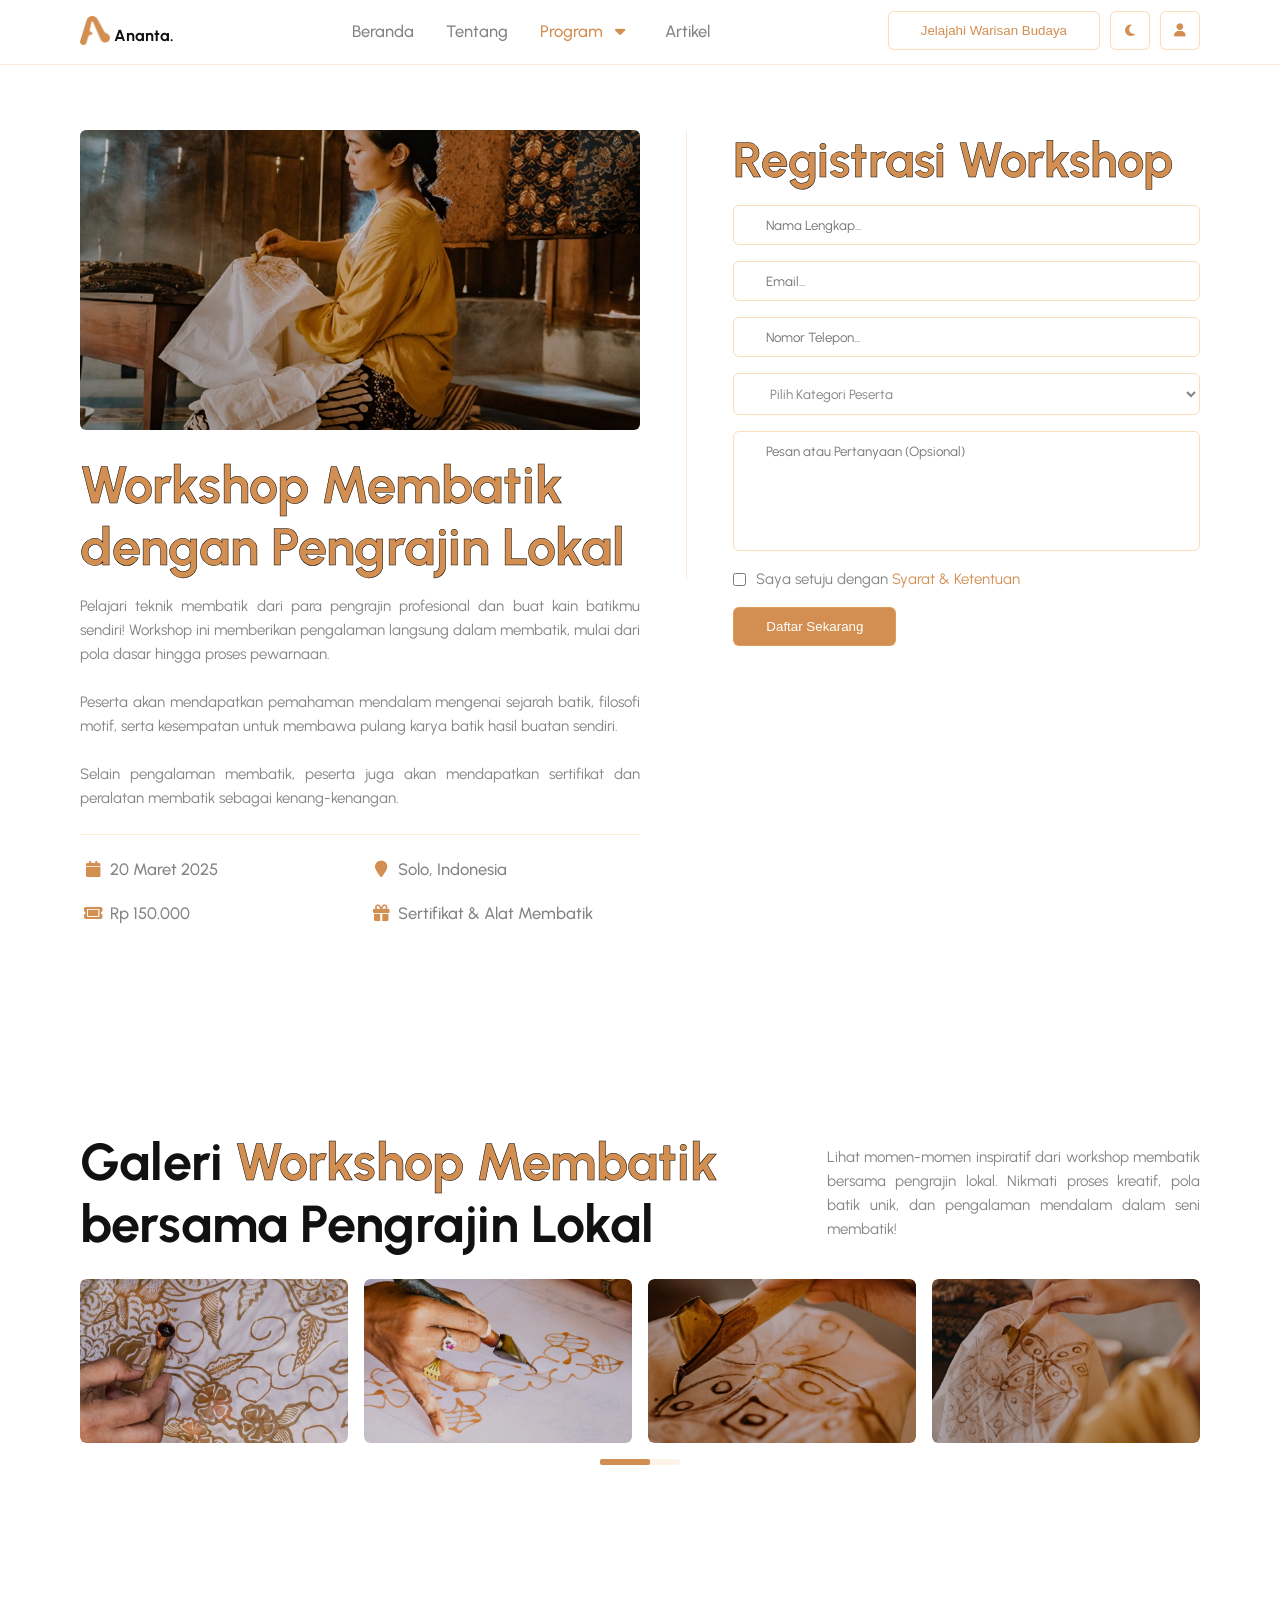
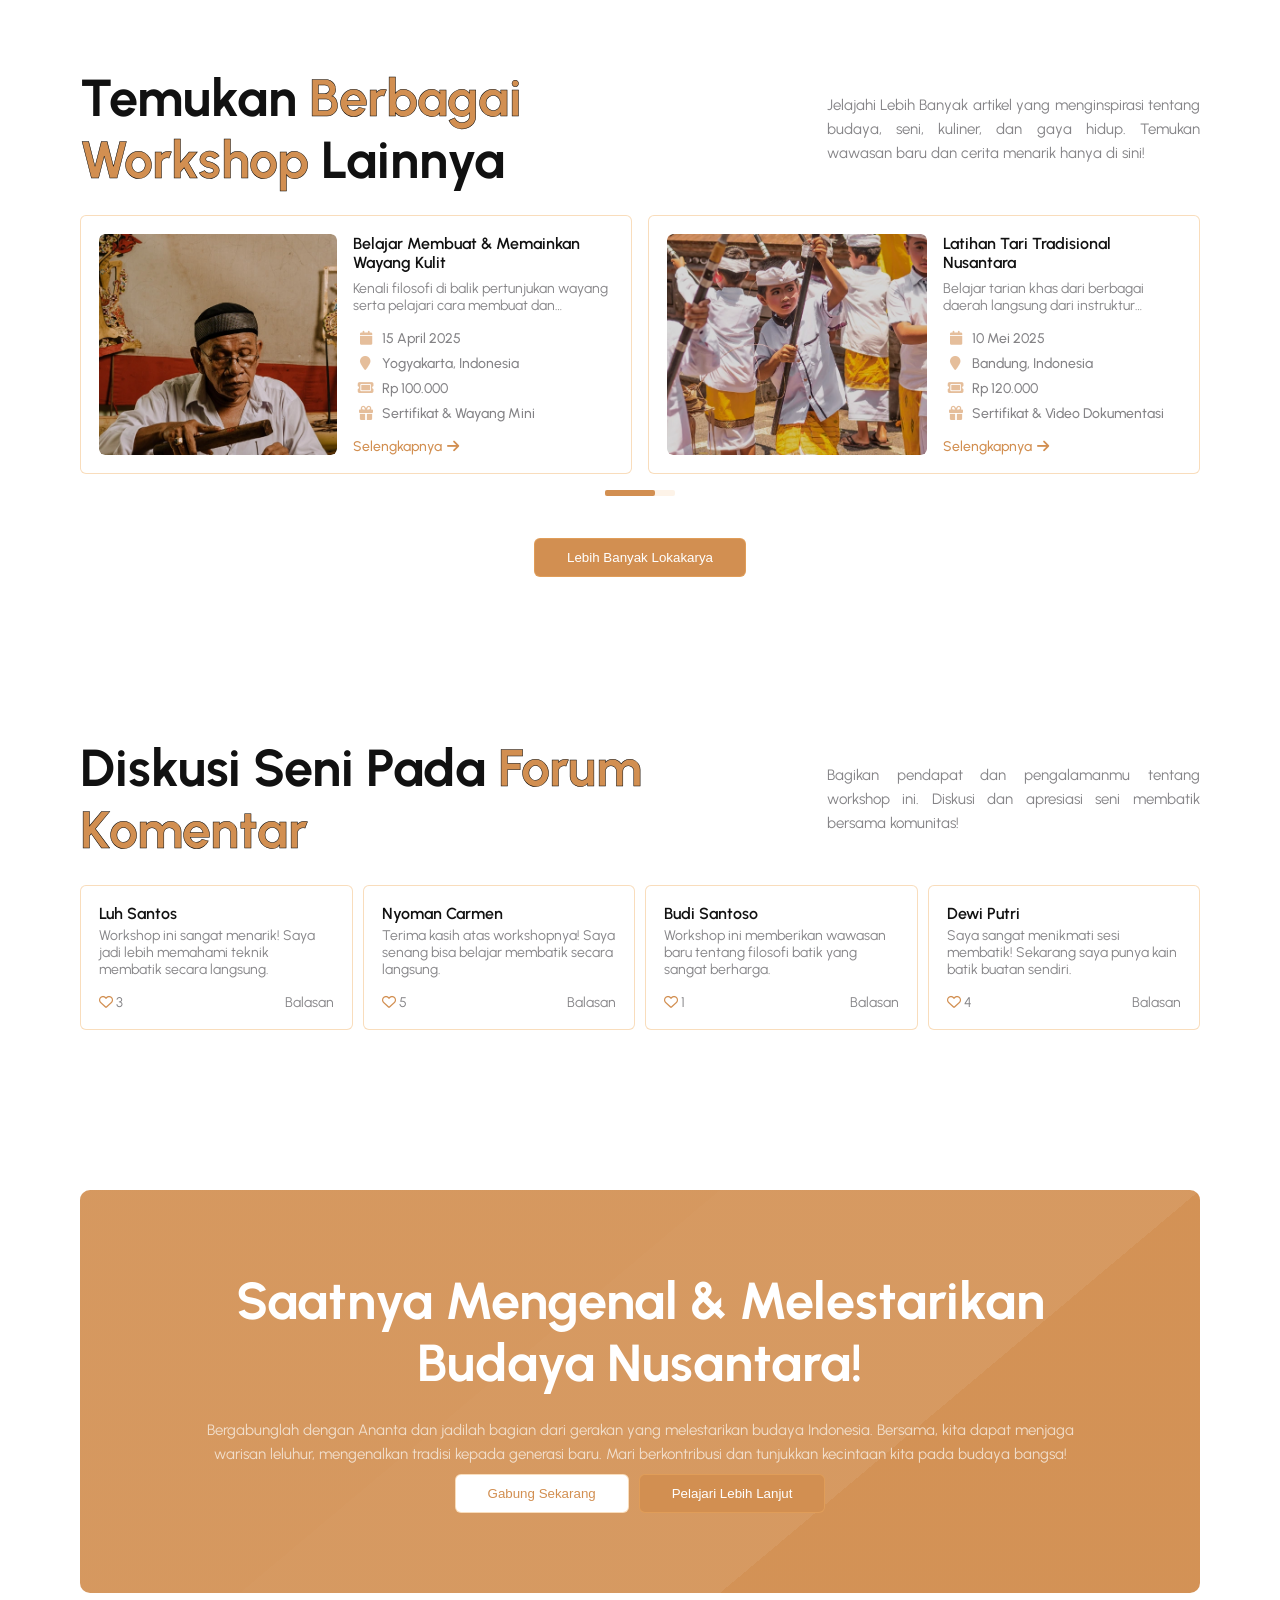
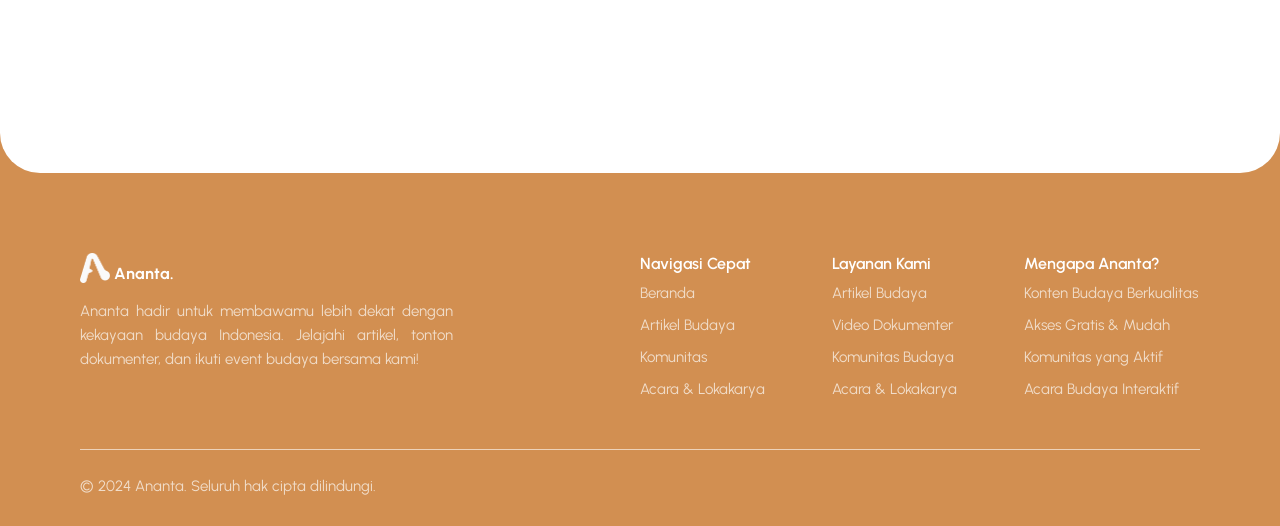
<file: workshop-batik.html>
<html lang="id">
  <head>
    <meta charset="UTF-8" />
    <meta name="viewport" content="width=device-width, initial-scale=1.0" />
    <meta
      name="description"
      content="Jelajahi keindahan warisan budaya Indonesia. Ananta menyajikan artikel dan informasi mendalam tentang sejarah, seni, dan budaya Nusantara."
    />
    <!-- Meta Information for SEO and Social Sharing -->
    <meta
      name="keywords"
      content="Warisan Indonesia, Budaya Nusantara, Sejarah Indonesia, Seni Tradisional, Ananta"
    />
    <meta name="author" content="Ananta" />

    <!-- Meta Open Graph for better social sharing -->
    <meta
      property="og:description"
      content="Pelajari sejarah dan budaya Indonesia melalui artikel-artikel menarik di Ananta. Temukan kekayaan seni, tradisi, dan cerita Nusantara."
    />
    <meta property="og:title" content="Menjelajahi Warisan Budaya Indonesia" />
    <meta property="og:image" content="CWC2666_Bahan/assets/logo.webp" />

    <title>
      Lokakarya Membatik | Menjelajahi Warisan Budaya Indonesia bersama Ananta
    </title>
    <!-- Title of the Document -->

    <!-- Linking External CSS and Fonts -->
    <link rel="stylesheet" href="CWC2666_Website/css/style.css" />
    <link
      rel="stylesheet"
      href="CWC2666_Bahan/Swiperjs v5.3.7/swiper-bundle.css"
    />
    <link
      rel="stylesheet"
      href="CWC2666_Bahan/fontawesome-free-6.7.2-web/fontawesome-free-6.7.2-web/css/all.min.css"
    />

    <!-- Preconnect for faster font loading -->
    <link rel="preconnect" href="https://fonts.googleapis.com" />
    <link rel="preconnect" href="https://fonts.gstatic.com" crossorigin />
    <link
      href="https://fonts.googleapis.com/css2?family=Urbanist:ital,wght@0,100..900;1,100..900&display=swap"
      rel="stylesheet"
    />
    <link rel="icon" href="CWC2666_Bahan/assets/logo.webp" />
  </head>
  <body>
    <div id="custom-alert" class="alert hidden"></div>
    <!-- Navigation Bar -->
    <nav id="navbar">
      <div class="container">
        <a href="index.html" class="logo aos" data-delay="100">
          <img class="logo" src="CWC2666_Bahan/assets/logo.webp" alt="ananta" />
          Ananta.
        </a>
        <!-- UL Links -->
        <ul class="nav-links" id="nav-links">
          <li class="aos" data-delay="200"><a href="index.html">Beranda</a></li>
          <li class="aos" data-delay="250">
            <a href="index.html#about">Tentang</a>
          </li>
          <li class="aos d-none d-sm-block d-md-block" data-delay="250">
            <a href="komunitas.html">Komunitas</a>
          </li>
          <li class="aos d-none d-sm-block d-md-block" data-delay="250">
            <a class="active" href="event.html">Acara</a>
          </li>
          <li class="dropdown aos d-sm-none d-md-none" data-delay="290">
            <a href="#" class="dropbtn active"
              >Program <i class="fa fa-caret-down"></i
            ></a>
            <ul class="dropdown-content">
              <li><a href="komunitas.html">Komunitas</a></li>
              <li><a href="event.html" class="active">Acara</a></li>
            </ul>
          </li>
          <li class="aos" data-delay="300">
            <a href="artikel.html">Artikel</a>
          </li>
          <li class="d-flex center show gap aos" data-delay="200" id="btn">
            <a href="index.html#service">
              <button class="btn btn-b show">Jelajahi Warisan Budaya</button>
            </a>
            <div class="d-flex gap">
              <button class="btn btn-b reg toggle-dark-mode">
                <i class="fa fa-moon"></i>
              </button>
              <a href="profile.html" class="user" id="user">
                <button class="btn btn-b reg user">
                  <i class="fa fa-user"></i>
                </button>
              </a>
            </div>
          </li>
        </ul>
        <!-- Hamburger Menu -->
        <button class="hamburger" id="hamburger">
          <span class="bar"></span>
          <span class="bar"></span>
          <span class="bar"></span>
        </button>
        <div class="dm d-flex gap">
          <a href="index.html#service">
            <button class="btn btn-b reg">Jelajahi Warisan Budaya</button>
          </a>
          <div class="d-flex gap">
            <button class="btn btn-b reg toggle-dark-mode">
              <i class="fa fa-moon"></i>
            </button>
            <a href="profile.html" class="user" id="user">
              <button class="btn btn-b reg user">
                <i class="fa fa-user"></i>
              </button>
            </a>
          </div>
        </div>
      </div>
    </nav>
    <section class="detail-acara">
      <div class="container">
        <div class="row mb-1 items-top">
          <!-- Detail Acara -->
          <div class="col-6 col-sm-12 col-md-6 aos" data-delay="200">
            <img
              class="img-artikel mb-1"
              src="CWC2666_Bahan/assets/lokakarya-1.webp"
              alt="Workshop Membatik dengan Pengrajin Lokal"
            />
            <h1 class="title mb">
              <span class="highlight"
                >Workshop Membatik dengan Pengrajin Lokal</span
              >
            </h1>
            <p class="text">
              Pelajari teknik membatik dari para pengrajin profesional dan buat
              kain batikmu sendiri! Workshop ini memberikan pengalaman langsung
              dalam membatik, mulai dari pola dasar hingga proses pewarnaan.
              <br /><br />
              Peserta akan mendapatkan pemahaman mendalam mengenai sejarah
              batik, filosofi motif, serta kesempatan untuk membawa pulang karya
              batik hasil buatan sendiri.
              <br /><br />
              Selain pengalaman membatik, peserta juga akan mendapatkan
              sertifikat dan peralatan membatik sebagai kenang-kenangan.
            </p>
            <div class="h-line"></div>

            <ul
              class="grid grid-2 grid-sm-2 grid-md-2 between event-details mb"
            >
              <li class="text mb-2">
                <i class="c-primary fa fa-calendar"></i> 20 Maret 2025
              </li>
              <li class="text mb-2">
                <i class="c-primary fa fa-map-marker"></i> Solo, Indonesia
              </li>
              <li class="text mb-2">
                <i class="c-primary fa fa-ticket"></i> Rp 150.000
              </li>
              <li class="text mb-2">
                <i class="c-primary fa fa-gift"></i> Sertifikat & Alat Membatik
              </li>
            </ul>
          </div>

          <div class="v-line d-block d-sm-none d-md-block"></div>

          <!-- Form Registrasi -->
          <div class="col-5 col-sm-12 col-md-5">
            <div class="">
              <h1 class="title-custom">Registrasi Workshop</h1>
              <div class="aos" data-delay="200">
                <form id="form-registrasi">
                  <input
                    class="form-input mb"
                    type="text"
                    name="nama"
                    placeholder="Nama Lengkap..."
                    required
                  />
                  <input
                    class="form-input mb"
                    type="email"
                    name="email"
                    placeholder="Email..."
                    required
                  />
                  <input
                    class="form-input mb"
                    type="tel"
                    name="telepon"
                    placeholder="Nomor Telepon..."
                    required
                  />

                  <select class="form-input mb" name="kategori" required>
                    <option value="">Pilih Kategori Peserta</option>
                    <option value="umum">Umum</option>
                    <option value="pelajar">Pelajar</option>
                    <option value="mahasiswa">Mahasiswa</option>
                    <option value="pengrajin">Pengrajin Batik</option>
                  </select>

                  <textarea
                    class="form-input mb"
                    name="pesan"
                    placeholder="Pesan atau Pertanyaan (Opsional)"
                  ></textarea>

                  <label class="d-flex align-center gap">
                    <input type="checkbox" name="syarat" required />
                    <span class="text"
                      >Saya setuju dengan
                      <a href="#" class="c-primary">Syarat & Ketentuan</a></span
                    >
                  </label>

                  <button type="submit" class="btn btn-a">
                    Daftar Sekarang
                  </button>
                </form>
              </div>
            </div>
          </div>
        </div>
      </div>
    </section>

    <section class="acara">
      <div class="container">
        <div class="row mb-1">
          <div class="col-7 col-sm-12 aos" data-delay="200">
            <h1 class="title mb-0 mb-sm">
              Galeri <span class="highlight">Workshop Membatik</span> bersama
              Pengrajin Lokal
            </h1>
          </div>
          <div class="col-4 col-sm-12 aos" data-delay="300">
            <p class="text mb-0">
              Lihat momen-momen inspiratif dari workshop membatik bersama
              pengrajin lokal. Nikmati proses kreatif, pola batik unik, dan
              pengalaman mendalam dalam seni membatik!
            </p>
          </div>
        </div>
        <div class="row mb aos" data-delay="300">
          <div class="col-12">
            <div class="w-full">
              <div class="swiper-container-4">
                <div class="swiper-wrapper">
                  <!-- Swiper Slide 1 -->
                  <div class="swiper-slide aos" data-delay="200">
                    <div class="img-hero-container">
                      <img
                        src="CWC2666_Bahan/assets/membatik-1.webp"
                        alt=""
                        class="img-gallery"
                      />
                    </div>
                  </div>
                  <!-- Swiper Slide 2 -->
                  <div class="swiper-slide aos" data-delay="300">
                    <div class="img-hero-container">
                      <img
                        src="CWC2666_Bahan/assets/membatik-2.webp"
                        alt=""
                        class="img-gallery"
                      />
                    </div>
                  </div>
                  <!-- Swiper Slide 3 -->
                  <div class="swiper-slide aos" data-delay="400">
                    <div class="img-hero-container">
                      <img
                        src="CWC2666_Bahan/assets/membatik-3.webp"
                        alt=""
                        class="img-gallery"
                      />
                    </div>
                  </div>
                  <!-- Swiper Slide 4 -->
                  <div class="swiper-slide aos" data-delay="400">
                    <div class="img-hero-container">
                      <img
                        src="CWC2666_Bahan/assets/membatik-4.webp"
                        alt=""
                        class="img-gallery"
                      />
                    </div>
                  </div>
                </div>
                <div class="d-flex center mt">
                  <div class="swiper-pagination"></div>
                </div>
              </div>
            </div>
          </div>
        </div>
      </div>
    </section>

    <section class="acara">
      <div class="container">
        <div class="row mb-1">
          <div class="col-7 col-sm-12 aos" data-delay="200">
            <h1 class="title mb-0 mb-sm">
              Temukan <span class="highlight">Berbagai Workshop</span> Lainnya
            </h1>
          </div>
          <div class="col-4 col-sm-12 aos" data-delay="300">
            <p class="text mb-0">
              Jelajahi Lebih Banyak artikel yang menginspirasi tentang budaya,
              seni, kuliner, dan gaya hidup. Temukan wawasan baru dan cerita
              menarik hanya di sini!
            </p>
          </div>
        </div>
        <div class="row mb aos" data-delay="300">
          <div class="col-12">
            <div class="w-full">
              <div class="swiper-container-2">
                <div class="swiper-wrapper">
                  <!-- Swiper Slide 2 -->
                  <div class="swiper-slide aos" data-delay="300">
                    <a
                      href="workshop-batik.html"
                      class="card card-flex card-sm-block"
                    >
                      <div class="img-card-container">
                        <img
                          src="CWC2666_Bahan/assets/lokakarya-2.webp"
                          alt=""
                          class="card-img-event"
                        />
                      </div>
                      <div class="card-body">
                        <h1 class="card-title mb-2">
                          Belajar Membuat & Memainkan Wayang Kulit
                        </h1>
                        <p class="card-text text-clip mb">
                          Kenali filosofi di balik pertunjukan wayang serta
                          pelajari cara membuat dan memainkannya.
                        </p>
                        <ul class="event-details mb">
                          <li class="card-text mb-2">
                            <i class="b-primary fa fa-calendar"></i> 15 April
                            2025
                          </li>
                          <li class="card-text mb-2">
                            <i class="b-primary fa fa-map-marker"></i>
                            Yogyakarta, Indonesia
                          </li>
                          <li class="card-text mb-2">
                            <i class="b-primary fa fa-ticket"></i> Rp 100.000
                          </li>
                          <li class="card-text mb-2">
                            <i class="b-primary fa fa-gift"></i> Sertifikat &
                            Wayang Mini
                          </li>
                        </ul>
                        <p class="card-title-nd mb-0">
                          Selengkapnya
                          <i class="fa fa-arrow-right"></i>
                        </p>
                      </div>
                    </a>
                  </div>
                  <!-- Swiper Slide 3 -->
                  <div class="swiper-slide aos" data-delay="400">
                    <a
                      href="workshop-batik.html"
                      class="card card-flex card-sm-block"
                    >
                      <div class="img-card-container">
                        <img
                          src="CWC2666_Bahan/assets/lokakarya-3.webp"
                          alt=""
                          class="card-img-event"
                        />
                      </div>
                      <div class="card-body">
                        <h1 class="card-title mb-2">
                          Latihan Tari Tradisional Nusantara
                        </h1>
                        <p class="card-text text-clip mb">
                          Belajar tarian khas dari berbagai daerah langsung dari
                          instruktur profesional.
                        </p>
                        <ul class="event-details mb">
                          <li class="card-text mb-2">
                            <i class="b-primary fa fa-calendar"></i> 10 Mei 2025
                          </li>
                          <li class="card-text mb-2">
                            <i class="b-primary fa fa-map-marker"></i> Bandung,
                            Indonesia
                          </li>
                          <li class="card-text mb-2">
                            <i class="b-primary fa fa-ticket"></i> Rp 120.000
                          </li>
                          <li class="card-text mb-2">
                            <i class="b-primary fa fa-gift"></i> Sertifikat &
                            Video Dokumentasi
                          </li>
                        </ul>
                        <p class="card-title-nd mb-0">
                          Selengkapnya
                          <i class="fa fa-arrow-right"></i>
                        </p>
                      </div>
                    </a>
                  </div>
                  <!-- Swiper Slide 4 -->
                  <div class="swiper-slide aos" data-delay="500">
                    <a
                      href="workshop-batik.html"
                      class="card card-flex card-sm-block"
                    >
                      <div class="img-card-container">
                        <img
                          src="CWC2666_Bahan/assets/lokakarya-4.webp"
                          alt=""
                          class="card-img-event"
                        />
                      </div>
                      <div class="card-body">
                        <h1 class="card-title mb-2">
                          Pelatihan Ukir Kayu Tradisional
                        </h1>
                        <p class="card-text text-clip mb">
                          Pelajari teknik mengukir kayu dari pengrajin
                          berpengalaman dan buat karya unikmu sendiri.
                        </p>
                        <ul class="event-details mb">
                          <li class="card-text mb-2">
                            <i class="b-primary fa fa-calendar"></i> 5 Juni 2025
                          </li>
                          <li class="card-text mb-2">
                            <i class="b-primary fa fa-map-marker"></i> Jepara,
                            Indonesia
                          </li>
                          <li class="card-text mb-2">
                            <i class="b-primary fa fa-ticket"></i> Rp 200.000
                          </li>
                          <li class="card-text mb-2">
                            <i class="b-primary fa fa-gift"></i> Sertifikat &
                            Alat Ukir
                          </li>
                        </ul>
                        <p class="card-title-nd mb-0">
                          Selengkapnya
                          <i class="fa fa-arrow-right"></i>
                        </p>
                      </div>
                    </a>
                  </div>
                </div>
                <div class="d-flex center mt">
                  <div class="swiper-pagination"></div>
                </div>
              </div>
            </div>
          </div>
        </div>
        <div class="row text-center">
          <div class="col-12">
            <a href="event.html" class="text aos" data-delay="200">
              <button class="btn btn-a">Lebih Banyak Lokakarya</button>
            </a>
          </div>
        </div>
      </div>
    </section>

    <section class="comment">
      <div class="container">
        <div class="row mb-1">
          <div class="col-7 col-sm-12 aos" data-delay="200">
            <h1 class="title mb-0 mb-sm">
              Diskusi Seni Pada <span class="highlight">Forum Komentar</span>
            </h1>
          </div>
          <div class="col-4 col-sm-12 aos" data-delay="300">
            <p class="text mb-0">
              Bagikan pendapat dan pengalamanmu tentang workshop ini. Diskusi
              dan apresiasi seni membatik bersama komunitas!
            </p>
          </div>
        </div>
        <div class="row gap items-top">
          <div class="col-3 col-md-6 col-sm-12">
            <div class="card">
              <div class="mb">
                <h1 class="card-title mb-3">Luh Santos</h1>
                <p class="card-text">
                  Workshop ini sangat menarik! Saya jadi lebih memahami teknik
                  membatik secara langsung.
                </p>
              </div>
              <div class="d-flex center between">
                <p class="card-text mb-0 like-btn" data-likes="3">
                  <i class="fa-regular fa-heart c-primary"></i>
                  <span class="like-count">3</span>
                </p>
                <p class="card-text mb-0 reply-btn">Balasan</p>
              </div>
              <div class="reply">
                <div class="h-line mb-2"></div>
                <div class="d-flex center align-center">
                  <input
                    type="text"
                    placeholder="Beri Komentar"
                    class="form-input comment"
                  />
                  <i class="card-text fa fa-chevron-right c-primary"></i>
                </div>
              </div>
            </div>
          </div>
          <div class="col-3 col-md-6 col-sm-12">
            <div class="card">
              <div class="mb">
                <h1 class="card-title mb-3">Nyoman Carmen</h1>
                <p class="card-text">
                  Terima kasih atas workshopnya! Saya senang bisa belajar
                  membatik secara langsung.
                </p>
              </div>
              <div class="d-flex center between">
                <p class="card-text mb-0 like-btn" data-likes="5">
                  <i class="fa-regular fa-heart c-primary"></i>
                  <span class="like-count">5</span>
                </p>
                <p class="card-text mb-0 reply-btn">Balasan</p>
              </div>
              <div class="reply">
                <div class="h-line"></div>
                <div class="mb">
                  <h1 class="card-title mb-3">A. Gus</h1>
                  <p class="card-text">
                    Saya setuju! Membatik ternyata menyenangkan dan penuh makna.
                  </p>
                </div>
                <div class="d-flex center between">
                  <p class="card-text mb-0 like-btn" data-likes="2">
                    <i class="fa-regular fa-heart c-primary"></i>
                    <span class="like-count">2</span>
                  </p>
                </div>
                <div class="h-line mb-2"></div>
                <div class="d-flex center align-center">
                  <input
                    type="text"
                    placeholder="Beri Komentar"
                    class="form-input comment"
                  />
                  <i class="card-text fa fa-chevron-right c-primary"></i>
                </div>
              </div>
            </div>
          </div>
          <div class="col-3 col-md-6 col-sm-12">
            <div class="card">
              <div class="mb">
                <h1 class="card-title mb-3">Budi Santoso</h1>
                <p class="card-text">
                  Workshop ini memberikan wawasan baru tentang filosofi batik
                  yang sangat berharga.
                </p>
              </div>
              <div class="d-flex center between">
                <p class="card-text mb-0 like-btn" data-likes="1">
                  <i class="fa-regular fa-heart c-primary"></i>
                  <span class="like-count">1</span>
                </p>
                <p class="card-text mb-0 reply-btn">Balasan</p>
              </div>
              <div class="reply">
                <div class="h-line mb-2"></div>
                <div class="d-flex center align-center">
                  <input
                    type="text"
                    placeholder="Beri Komentar"
                    class="form-input comment"
                  />
                  <i class="card-text fa fa-chevron-right c-primary"></i>
                </div>
              </div>
            </div>
          </div>
          <div class="col-3 col-md-6 col-sm-12">
            <div class="card">
              <div class="mb">
                <h1 class="card-title mb-3">Dewi Putri</h1>
                <p class="card-text">
                  Saya sangat menikmati sesi membatik! Sekarang saya punya kain
                  batik buatan sendiri.
                </p>
              </div>
              <div class="d-flex center between">
                <p class="card-text mb-0 like-btn" data-likes="4">
                  <i class="fa-regular fa-heart c-primary"></i>
                  <span class="like-count">4</span>
                </p>
                <p class="card-text mb-0 reply-btn">Balasan</p>
              </div>
              <div class="reply">
                <div class="h-line mb-2"></div>
                <div class="d-flex center align-center">
                  <input
                    type="text"
                    placeholder="Beri Komentar"
                    class="form-input comment"
                  />
                  <i class="card-text fa fa-chevron-right c-primary"></i>
                </div>
              </div>
            </div>
          </div>
        </div>
      </div>
    </section>
    <section class="banner">
      <div class="container">
        <div class="container-b">
          <div class="row center text-center">
            <div class="col-12">
              <div class="align-center">
                <h1 class="title white mb-1 mb-sm-2 aos" data-delay="200">
                  Saatnya
                  <span class="white">Mengenal & Melestarikan</span> Budaya
                  Nusantara!
                </h1>
                <p class="text center white mb-sm-2 aos" data-delay="200">
                  Bergabunglah dengan Ananta dan jadilah bagian dari gerakan
                  yang melestarikan budaya Indonesia. Bersama, kita dapat
                  menjaga warisan leluhur, mengenalkan tradisi kepada generasi
                  baru. Mari berkontribusi dan tunjukkan kecintaan kita pada
                  budaya bangsa!
                </p>
                <div class="d-flex gap d-sm-block center aos" data-delay="300">
                  <a href="index.html#">
                    <button class="btn btn-b mb-sm-2">Gabung Sekarang</button>
                  </a>
                  <a href="index.html#about">
                    <button class="btn btn-c">Pelajari Lebih Lanjut</button>
                  </a>
                </div>
              </div>
            </div>
          </div>
        </div>
      </div>
    </section>

    <footer>
      <div class="container-footer"></div>
      <div class="container">
        <div class="row">
          <!-- Logo and Description -->
          <div class="col-4 col-sm-12">
            <div class="mb aos" data-delay="200">
              <a href="index.html" class="logo white">
                <img
                  class="logo"
                  src="CWC2666_Bahan/assets/logo-2.webp"
                  id="about-image-dark"
                  alt="ananta"
                />
                <img
                  class="logo"
                  src="CWC2666_Bahan/assets/logo-3.webp"
                  id="about-image-light"
                  alt="ananta"
                />
                Ananta.
              </a>
            </div>
            <p class="text white aos" data-delay="200">
              Ananta hadir untuk membawamu lebih dekat dengan kekayaan budaya
              Indonesia. Jelajahi artikel, tonton dokumenter, dan ikuti event
              budaya bersama kami!
            </p>
            <div class="mb"></div>
            <div class="d-flex gap mb-sm-2 aos" data-delay="50">
              <a
                href="https://wa.me/62881037418040?text=Halo%20Ananta!%20Saya%20tertarik%20dengan%20konten%20budaya%20Anda.%20Bisakah%20kita%20diskusikan%20lebih%20lanjut?"
              >
                <div class="icon align-center">
                  <i class="fa-brands fa-whatsapp"></i>
                </div>
              </a>
              <a href="https://www.instagram.com/gedesi9n">
                <div class="icon align-center">
                  <i class="fa-brands fa-instagram"></i>
                </div>
              </a>
              <a href="#">
                <div class="icon align-center">
                  <i class="fa-brands fa-facebook"></i>
                </div>
              </a>
              <a href="#">
                <div class="icon align-center">
                  <i class="fa-brands fa-tiktok"></i>
                </div>
              </a>
            </div>
          </div>

          <!-- Navigasi Cepat, Layanan, dan Keunggulan -->
          <div class="col-6 col-md-6 col-sm-12">
            <div class="grid grid-3 grid-sm-2 mb">
              <div class="f-box aos" data-delay="200">
                <h1 class="title small white">Navigasi Cepat</h1>
                <p class="text white">Beranda</p>
                <p class="text white">Artikel Budaya</p>
                <p class="text white">Komunitas</p>
                <p class="text white">Acara & Lokakarya</p>
              </div>
              <div class="f-box aos" data-delay="250">
                <h1 class="title small white">Layanan Kami</h1>
                <p class="text white">Artikel Budaya</p>
                <p class="text white">Video Dokumenter</p>
                <p class="text white">Komunitas Budaya</p>
                <p class="text white">Acara & Lokakarya</p>
              </div>
              <div class="f-box aos" data-delay="300">
                <h1 class="title small white">Mengapa Ananta?</h1>
                <p class="text white">Konten Budaya Berkualitas</p>
                <p class="text white">Akses Gratis & Mudah</p>
                <p class="text white">Komunitas yang Aktif</p>
                <p class="text white">Acara Budaya Interaktif</p>
              </div>
            </div>
          </div>
        </div>
        <!-- Garis Horizontal dan Hak Cipta -->
        <div class="h-line white"></div>
        <div class="footer text-center">
          <p class="text white">
            &copy; 2024 Ananta. Seluruh hak cipta dilindungi.
          </p>
        </div>
      </div>
    </footer>
    <!-- External Scripts -->
    <script src="CWC2666_Bahan/Swiperjs v5.3.7/swiper.min.js"></script>
    <script src="CWC2666_Website/js/script.js"></script>
    <script></script>
  </body>
</html>
</file>
<file: CWC2666_Website/css/style.css>
/* Global Variables */
:root {
  /* Colors */
  --primary-color: #d28f51;
  --white-color: #ffffff;
  --black-color: #111111;
  --text-color: #12101684;
  --text-white-color: #faf5eec3;
  --border-color-primary: rgba(241, 175, 99, 0.429);
  --border-color: rgba(241, 175, 99, 0.147);
  --scroll-bg-color: #d28f51;

  /* Font */
  --font-family: "Urbanist", sans-serif;

  /* Font Sizes */
  --font-size-p-small: 14px;
  --font-size-p-medium: 15px;
  --font-size-p-large: 16.5px;
  --font-size-h1: 68px;
  --font-size-h2: 52px;
  --font-size-h2-custom: 49px;
  --font-size-h3: 24px;
  --font-size-h4: 20px;
  --font-size-h5: 18px;
  --font-size-h6: 16px;

  --border-radius-small: 6px;
  --border-radius-medium: 10px;
  --border-radius-large: 99px;

  --container-padding: 80px;
  --btn-padding: 11px 32px;
  --btn-padding-medium: 6px 28px;
  --btn-padding-small: 4px 22px;
}
/* Dark Mode */
.dark-mode {
  --primary-color: #d28f51d3;
  --white-color: #111111;
  --black-color: #fffffffa;
  --text-color: #faf5ee91;
  --text-white-color: #121016b1;
  --border-color-primary: rgba(241, 175, 99, 0.214);
  --border-color: #666666;
  --scroll-bg-color: #d28f51;
  background-color: var(--black-color);
  color: var(--text-white-color);
  --border-color: rgba(241, 175, 99, 0.229);
}

html {
  scroll-behavior: smooth;
}
/* Reset and Global Styles */
*,
*::before,
*::after {
  margin: 0;
  padding: 0;
  box-sizing: border-box;
  text-decoration: none;
  list-style: none;
}

body {
  font-family: var(--font-family);
  color: var(--accent-color);
  background-color: var(--white-color) !important;
}

img {
  width: 100%;
  height: 100%;
  object-fit: cover;
  display: block;
}

/* Font Styles */
h1.title-hero {
  color: var(--black-color);
  font-size: var(--font-size-h1);
  font-weight: 700;
  margin-bottom: 1rem;
}

h1.title {
  color: var(--black-color);
  font-size: var(--font-size-h2);
  font-weight: 700;
  margin-bottom: 1rem;
}
h1.title.white {
  color: var(--white-color) !important;
}
h1.title-custom {
  color: var(--primary-color);
  font-size: var(--font-size-h2-custom);
  font-weight: 700;
  margin-bottom: 1rem;
  -webkit-text-stroke: 0.5px black;
}
h1.title.small.white {
  color: var(--white-color);
  font-size: var(--font-size-h6);
  font-weight: 600;
  margin-bottom: 0.5rem;
}
li {
  color: var(--text-color);
  font-size: var(--font-size-p-large);
  font-weight: 500;
}
li i.fa {
  text-align: center;
  width: 26px !important;
}
label,
a.text,
p.text {
  color: var(--text-color);
  font-size: var(--font-size-p-medium);
  font-weight: 400;
  margin-bottom: 1rem;
  line-height: 24px;
  text-align: justify;
}
a.text:hover {
  color: var(--primary-color);
}
p.indent {
  text-indent: 3rem;
}
.justify {
  text-align: justify;
}
p.center {
  text-align: center;
}
.c-primary {
  color: var(--primary-color) !important;
}
.b-primary {
  color: #d28f5193 !important;
}

p.text.white {
  font-size: var(--font-size-p-medium);
  color: var(--text-white-color);
  margin-bottom: 0.5rem;
}

body.dark-mode .highlight {
  -webkit-text-stroke: 0px var(--primary-color);
}
.highlight {
  color: var(--primary-color);
  -webkit-text-stroke: 0.5px black;
}
.highlight-ananta {
  position: relative;
  z-index: 1;
  color: var(--primary-color);
  -webkit-text-stroke: 0.5px black;
}
.highlight-ananta.white {
  color: var(--white-color);
}

.highlight-ananta::after {
  content: "";
  position: absolute;
  top: 0;
  left: 0;
  right: 0;
  bottom: 0;
  background-color: rgba(241, 201, 99, 0.1);
  z-index: -1;
  padding: 5px;
}
.highlight-ananta.white::after {
  background-color: rgba(253, 246, 236, 0.1);
}

.relative {
  position: relative;
}

.btn-absolute {
  position: absolute;
  top: 20;
  right: 20;
  z-index: 9;
}

/* Display Styles */
.d-flex {
  display: flex;
}

.flex-col {
  flex-direction: column !important;
}

.d-block {
  display: block;
}

.d-none {
  display: none;
}

.center {
  justify-content: center;
}
.row.items-top {
  align-items: start !important;
}
.text-center {
  text-align: center;
}
.align-center {
  align-items: center;
}
.start {
  align-items: start !important;
}
.end {
  align-items: end !important;
}

.gap {
  gap: 10px;
}

.gap-medium {
  gap: 1rem;
}

.gap-large {
  gap: 2rem;
}

.mt {
  margin-top: 1rem !important;
}

.mb {
  margin-bottom: 1rem !important;
}

.mb-1 {
  margin-bottom: 1.5rem !important;
}

.mb-4 {
  margin-bottom: 2rem !important;
}

.mb-2 {
  margin-bottom: 0.5rem !important;
}
.mb-3 {
  margin-bottom: 0.3rem !important;
}
.mb-0 {
  margin-bottom: 0px !important;
}

.w-full {
  width: 100%;
}

.between {
  justify-content: space-between;
}

.grid {
  display: grid;
  gap: 1rem;
}

.grid-2 {
  grid-template-columns: repeat(2, 1fr);
}
.grid-3 {
  grid-template-columns: repeat(3, 1fr);
}
.grid-4 {
  grid-template-columns: repeat(4, 1fr);
}

img.img-gallery {
  width: 100%;
  height: auto !important;
  border-radius: var(--border-radius-small);
  object-fit: cover;
  transition: transform 0.3s ease-in-out;
  transition:
    filter 0.3s ease,
    transform 0.3s ease;
}
img.img-gallery:hover {
  transform: scale(1.1);
  /* filter: brightness(50%); */
}

/* Navbar Styles */
nav {
  width: 100%;
  position: fixed;
  top: -3;
  left: 0;
  z-index: 100;
  border-bottom: 1px solid #d28f512b;
}

#navbar {
  padding: 14px 0px;
  background-color: var(--white-color);
}

#navbar.scroll {
  background-color: var(--white-color);
}

nav .container {
  padding: 0px 80px !important;
  display: flex;
  justify-content: space-between;
  align-items: center;
}

nav .nav-links {
  display: flex;
  gap: 2rem;
}

.sidebar a,
.sidebar li,
nav a {
  color: var(--text-color);
  text-decoration: none;
  font-weight: 500;
}

.sidebar a:hover,
.sidebar li:hover,
.sidebar a.active,
nav a:hover,
nav a.active {
  color: var(--primary-color);
}

.dropdown {
  position: relative;
  display: inline-block;
}

.dropdown-content {
  position: absolute;
  background-color: var(--white-color);
  box-shadow: 0px 6px 30px rgba(0, 0, 0, 0.08);
  z-index: 99;
  border: 1px solid var(--border-color);
  border-bottom: none;
  /* padding-top: 10px; */
  opacity: 0;
  visibility: hidden;
  transform: translateY(-10px);
  transition:
    opacity 0.3s ease-in-out,
    transform 0.3s ease-in-out,
    visibility 0.3s;
}

.dropdown-content li {
  list-style: none;
}

.dropdown-content a {
  color: var(--text-color);
  padding: 11px;
  text-decoration: none;
  display: block;
  border-bottom: 1px solid var(--border-color);
}

.dropdown:hover .dropdown-content,
.dropdown-content.show {
  opacity: 1;
  visibility: visible;
  transform: translateY(0);
}
a.logo {
  color: var(--black-color);
  font-weight: 700;
  display: flex;
  gap: 4px;
  align-items: end;
}
a.logo.white {
  color: var(--white-color);
  font-weight: 700;
}
img.logo {
  width: 30px;
}

/* Styling hamburger */
.hamburger {
  display: none;
  flex-direction: column;
  gap: 5px;
  background: none;
  border: none;
  cursor: pointer;
  z-index: 101;
}

.hamburger .bar {
  width: 25px;
  height: 3px;
  background-color: var(--primary-color);
  transition: all 0.3s ease-in-out;
}

/* Transform hamburger to X when active */
.hamburger.active .bar:nth-child(1) {
  transform: rotate(45deg) translate(5px, 5px);
}

.hamburger.active .bar:nth-child(2) {
  opacity: 0;
}

.hamburger.active .bar:nth-child(3) {
  transform: rotate(-45deg) translate(5px, -6.5px);
}

nav.scroll .hamburger .bar {
  background-color: var(--primary-color);
}
/* sidebar */
.sidebar-container {
  position: relative;
  height: 100%;
}

.sidebar {
  position: fixed;
  width: 22%;
  background-color: transparent;
  height: auto;
  max-height: 500px;
  overflow-y: auto;
  border: 1px solid var(--border-color-primary);
  border-radius: var(--border-radius-small);
  padding: 18px;
  transition:
    background-color 0.3s ease,
    border-color 0.3s ease;
}
.sidebar.active {
  left: 0;
}
/* Sidebar Overlay */
.sidebar-overlay {
  position: fixed;
  top: 0;
  left: 0;
  width: 100%;
  height: 100%;
  display: none;
  z-index: 1;
}

/* Tag */
.tag {
  padding: var(--btn-padding-medium);
  border-radius: var(--border-radius-small);
  color: var(--primary-color);
  font-size: var(--font-size-p-small);
  font-weight: 500;
  cursor: pointer;
  border: 1px solid var(--border-color-primary);
  white-space: nowrap;
  text-overflow: ellipsis;
}

.tag.tag-small {
  padding: var(--btn-padding-small);
  font-size: 12px;
}

#no-results.none {
  color: var(--primary-color);
  display: none;
}
#no-results {
  color: var(--primary-color);
  display: block;
}

/* Input styles */
select,
textarea,
input.form-input {
  padding: var(--btn-padding);
  border-radius: var(--border-radius-small);
  color: var(--text-color);
  border: 1px solid var(--border-color-primary);
  font-weight: 400;
  font-family: var(--font-family);
  transition:
    border-color 0.3s ease,
    box-shadow 0.3s ease;
  background: transparent;
  resize: none;
  width: 100%;
}
input.form-input.comment {
  color: var(--text-color);
  padding: 6px;
  border: none;
  border-radius: 0px;
  border-bottom: 1px solid var(--border-color-primary);
}
.card:hover input.form-input.comment {
  color: var(--text-white-color) !important;
  border-bottom: 1px solid var(--text-white-color);
}
.card:hover input.form-input.comment::placeholder {
  color: var(--text-white-color) !important;
}
.card:hover .c-primary {
  color: var(--white-color) !important;
}
.card:hover .b-primary {
  color: var(--text-white-color) !important;
}
input.form-input.search {
  width: 80% !important;
}
textarea {
  height: 120px;
}
/* Focused input style */
select:focus,
textarea:focus,
input.form-input:focus {
  border-color: var(--primary-color);
  outline: none; /* Remove default focus outline */
}
/* Button styles */
button.btn {
  padding: var(--btn-padding);
  border-radius: var(--border-radius-small);
  cursor: pointer;
  position: relative;
  overflow: hidden;
  transition:
    color 0.3s ease,
    border 0.3s ease,
    box-shadow 0.3s ease;
  white-space: nowrap;
  text-overflow: ellipsis;
  z-index: 1;
}

/* Pseudo-element for hover animation (Sunrise effect) */
button.btn::after {
  content: "";
  position: absolute;
  bottom: -50%; /* Mulai di bawah tombol */
  left: 50%;
  width: 0%;
  height: 0%;
  background: var(--hover-color, var(--primary-color));
  transition:
    width 0.4s ease-in-out,
    height 0.4s ease-in-out;
  transform: translateX(-50%);
  border-top-left-radius: 10%;
  border-top-right-radius: 10%;
  border-bottom-left-radius: 0%;
  border-bottom-right-radius: 0%;
  z-index: -1;
}

/* Hover effect */
button.btn:hover::after {
  width: 200%;
  height: 150%;
  bottom: 0%;
}

/* Styles for btn-a */
.btn-a {
  background-color: var(--primary-color);
  color: var(--white-color);
  border: 1px solid var(--border-color-primary);
  --hover-color: var(--white-color); /* Warna sunrise */
}

/* Hover effect for btn-a */
.btn-a:hover {
  color: var(--primary-color);
}

/* Styles for btn-b */
.btn-b {
  background-color: var(--white-color);
  color: var(--primary-color);
  border: 1px solid var(--border-color-primary);
  --hover-color: var(--primary-color);
}
.btn-b.user {
  padding: 12px 13px;
  display: flex;
  align-items: center;
  justify-content: center;
}
.btn-a.search,
.btn-b.toggle-dark-mode {
  padding: 11px 14px;
  display: flex;
  align-items: center;
  justify-content: center;
}

/* Hover effect for btn-b */
.btn-b:hover {
  color: var(--white-color);
}

/* Styles for btn-c */
.btn-c {
  background-color: var(--primary-color);
  color: var(--white-color);
  border: 1px solid var(--border-color-primary);
  --hover-color: var(--white-color); /* Warna sunrise */
}

/* Hover effect for btn-c */
.btn-c:hover {
  color: var(--primary-color);
}

button.btn-w {
  width: 100%;
}

li#btn {
  display: none;
}

.aos {
  opacity: 0;
  transform: translateY(50px) scale(0.9);
  transition:
    opacity 0.8s ease-out,
    transform 0.8s ease-out;
}

.aos-show {
  opacity: 1;
  transform: translateY(0) scale(1);
}

/* upload image */
.box-upload-image-custom {
  overflow: hidden;
  width: 150px;
  height: 150px;
  border-radius: var(--border-radius-small);
  position: relative;
  cursor: pointer;
  display: flex;
  justify-content: center;
  align-items: center;
}

.upload-image-custom {
  width: 100%;
  height: 100%;
  object-fit: cover;
  border-radius: var(--border-radius-small);
}
.upload-icon {
  position: absolute;
  color: var(--white-color);
  opacity: 0;
  transition: opacity 0.3s ease;
}

.box-upload-image-custom:hover .upload-icon {
  opacity: 100;
  padding: 11px;
  background-color: var(--border-color-primary);
  border-radius: 50%;
}

#image-upload {
  display: none;
}

/* Line with gradient edges */
.h-line {
  width: 100%;
  height: 1px; /* Ubah ke bilangan bulat */
  transform: scaleY(0.6);
  border: none; /* Menghapus border */
  /* background: linear-gradient(to right, rgba(241, 201, 99, 0) 0%, rgba(241, 201, 99, 0.3) 50%, rgba(241, 201, 99, 0) 100%); */
  background: var(--border-color-primary);
  margin: 1.5rem 0;
}
.card:hover .h-line {
  background: var(--white-color);
  height: 1px; /* Ubah ke bilangan bulat */
  transform: scaleY(0.4);
}
.v-line {
  height: 100%;
  min-height: 450px;
  width: 1px;
  background: var(--border-color-primary);
  display: block;
  transform: scaleX(0.6);
}

.h-line.white {
  background: var(--white-color);
}

/* Grid system */
.row {
  display: flex;
  justify-content: space-between;
  align-items: center;
}
.row.stretch {
  align-items: stretch !important;
}
.col-12 {
  width: 100%;
}
.col-11 {
  width: 91.66666667%;
}
.col-10 {
  width: 83.33333333%;
}
.col-9 {
  width: 75%;
}
.col-8 {
  width: 66.66666667%;
}
.col-7 {
  width: 58.33333333%;
}
.col-6 {
  width: 50%;
}
.col-5 {
  width: 41.66666667%;
}
.col-4 {
  width: 33.33333333%;
}
.col-3 {
  width: 25%;
}
.col-2 {
  width: 16.66666667%;
}
.col-1 {
  width: 8.33333333%;
}

/* Container Styles */
.container {
  padding: var(--container-padding);
}

.container-toples {
  padding: 0px 80px 80px 80px !important;
}
.container-footer {
  background-color: var(--white-color);
  border-radius: 0px 0px 40px 40px;
  padding: 50px;
}

/* Section Styles */
section {
  background-color: var(--white-color);
  overflow: hidden;
}
section.profiles {
  margin-top: 40px;
  overflow: hidden;
}
.section-text {
  font-size: var(--font-size-p-large);
  line-height: 1.6;
  color: var(--accent-color);
}
body.auth {
  overflow: hidden;
}
section.login {
  margin-bottom: 0px !important;
}
section.login .container {
  /* overflow: hidden; */
  padding: 20px 80px !important;
  height: 100vh;
  display: flex;
  flex-direction: column;
  justify-content: center;
}

section.hero-nd {
  padding: 50px 120px 0px 120px;
}
section.detail-blog {
  padding: 50px 120px 0px 120px;
}
section.detail-komunitas,
section.detail-acara {
  padding-top: 50px;
}

section.banner .container-b {
  background: linear-gradient(
    -40deg,
    #d28f51f8 0%,
    #d28f51f8 30%,
    /* Warna 1 */ #d28f51e7 30%,
    #d28f51e7 60%,
    /* Warna 2 */ #d28f51ea 60%,
    #d28f51ea 100% /* Warna 3 */
  );
  padding: 80px 120px;
  border-radius: var(--border-radius-medium);
}

footer {
  /* background-color: var(--black-color); */
  background-color: var(--primary-color);
}

footer .container {
  padding: 80px 80px 20px 80px;
}

/* Card Styles */
.card {
  background-color: var(--white-color);
  border: 1px solid var(--border-color-primary);
  border-radius: var(--border-radius-small);
  padding: 18px;
  height: 100%;
  display: flex;
  flex-direction: column;
  justify-content: space-between;
  transition:
    background-color 0.3s ease,
    border-color 0.3s ease;
}
.card.card-flex {
  flex-direction: row !important;
  gap: 1rem;
}
.card.card-no {
  border: none !important;
  padding: 0px;
}

.card:hover {
  background-color: var(--primary-color);
}
.card:hover i.fa-heart.fa-solid,
.card:hover i.fa-regular.fa-heart {
  color: var(--white-color) !important;
}
.card:hover .card-title,
.card:hover .card-title-nd {
  color: var(--white-color);
}
.card:hover .card-text {
  color: var(--text-white-color);
}
.card:hover .icon {
  background-color: var(--white-color);
}
.card-title-nd {
  display: inline-flex;
  align-items: center;
  transition:
    transform 0.3s ease,
    color 0.3s ease;
}

.card-title-nd i {
  margin-left: 5px;
  transition: transform 0.3s ease;
}

.card:hover .card-title-nd i {
  transform: translateX(8px);
}

.card-title {
  position: relative;
  display: inline-block;
}

.card-title::after {
  content: "";
  position: absolute;
  left: 0;
  bottom: -4px;
  width: 0%;
  height: 1px;
  transform: scaleY(0.6);
  background-color: var(--text-white-color);
  transition: width 0.3s ease-in-out;
}

.card:hover .card-title::after {
  width: 100%;
}

.card-img-main {
  width: 100%;
  height: 280px;
  object-fit: cover;
  border-radius: var(--border-radius-small);
}

.card-img {
  width: 140px;
  height: 120px;
  object-fit: cover;
  border-radius: var(--border-radius-small);
}

.card-img-blog {
  width: 100%;
  height: 120px;
  object-fit: cover;
  border-radius: var(--border-radius-small);
  transition: transform 0.3s ease-in-out;
}

.card-img-event {
  width: 100%;
  height: 100%;
  object-fit: cover;
  border-radius: var(--border-radius-small);
  transition: transform 0.3s ease-in-out;
}
.img-card-event-container {
  position: relative;
  display: inline-block;
  overflow: hidden;
  border-radius: var(--border-radius-small);
  width: 300px;
}

.card:hover .card-img-event,
.card:hover .card-img-blog {
  transform: scale(1.05);
}

.card-title-large {
  font-size: var(--font-size-h3);
  color: var(--black-color);
  font-weight: 600;
}
.card-title-medium {
  font-size: var(--font-size-h5);
  color: var(--black-color);
  font-weight: 600;
}
.card-title {
  font-size: var(--font-size-h6);
  color: var(--black-color);
  font-weight: 600;
}
.card-title-nd {
  font-size: var(--font-size-p-small);
  color: var(--primary-color);
  font-weight: 500;
}
.card-text {
  font-size: var(--font-size-p-small);
  color: var(--text-color);
}

.card-text.text-clip {
  display: -webkit-box;
  -webkit-line-clamp: 2;
  -webkit-box-orient: vertical;
  overflow: hidden;
  text-overflow: ellipsis;
}

.hidden-article {
  display: none !important;
}

/* Gaya dasar alert */
.alert {
  position: fixed;
  top: 20px;
  right: 20px;
  padding: var(--btn-padding);
  border-radius: var(--border-radius-small);
  font-size: var(--font-size-p-small);
  font-weight: 500;
  display: flex;
  align-items: center;
  gap: 10px;
  border: 1px solid;
  transition: opacity 0.5s ease-in-out;
  z-index: 9999;
}

/* Warna dan ikon untuk tiap jenis alert */
.alert.info {
  background-color: #d9edf7;
  color: #31708f;
  border-color: #31708f;
}

.alert.info::before {
  content: "ℹ️";
}

.alert.warning {
  background-color: #fcf8e3;
  color: #8a6d3b;
  border-color: #8a6d3b;
}

.alert.warning::before {
  content: "⚠️";
}

.alert.error {
  background-color: #f2dededb;
  color: #a94442;
  border-color: #a9444276;
}

.alert.error::before {
  content: "🚫";
}

.alert.success {
  background-color: #dff0d8;
  color: #3c763d;
  border-color: #3c763d76;
}

.alert.success::before {
  content: "✅";
}

/* Tombol close */
.alert .close-btn {
  background: none;
  border: none;
  font-size: var(--font-size-p-large);
  font-weight: 700;
  cursor: pointer;
  color: inherit;
}

.alert.hidden {
  opacity: 0;
  pointer-events: none;
}

ul.side-links i.fa,
ul.event-details i.fa {
  text-align: center;
  width: 18px;
}

/* Reply section - Smooth transition */
.reply {
  max-height: 0;
  opacity: 0;
  overflow: hidden;
  transition:
    max-height 0.5s ease-in-out,
    opacity 0.5s ease-in-out;
}

/* When reply is active */
.reply.show {
  max-height: 200px; /* Sesuaikan tinggi maksimal yang cukup */
  opacity: 1;
}

/* Change cursor on hover over reply text */
.reply-btn {
  cursor: pointer;
  transition: color 0.3s ease;
}

/* Gambar default, tampilkan untuk mode biasa */
#about-image-dark {
  display: none;
}

/* Tampilkan gambar untuk mode gelap */
body.dark-mode #about-image-light {
  display: none;
}

body.dark-mode #about-image-dark {
  display: block;
}

img.profile {
  width: 40px !important;
  border-radius: 99px;
}

/* icon */
.icon {
  background-color: var(--white-color);
  border: 1px solid var(--border-color-primary);
  border-radius: var(--border-radius-small);
  padding: 8px;
  height: 38px;
  width: 38px;
  font-size: 18px;
  text-align: center;
  color: var(--primary-color);
}
.icon.white {
  background-color: var(--white-color);
  transition:
    background-color 0.3s ease,
    transform 0.3s ease;
  color: var(--black-color);
}

.icon.white:hover {
  background-color: var(--primary-color);
  transform: translateY(-5px);
  color: var(--black-color);
}

/* swiper */
.swiper-container,
.swiper-container-category,
.swiper-container-video,
.swiper-container-2,
.swiper-container-4,
.swiper-container-no-auto {
  max-width: 100%;
  overflow: hidden;
  position: relative;
  padding-bottom: 2rem;
}

/* Active pagination line style */
.swiper-pagination {
  background-color: var(--border-color) !important;
  border-radius: 2px !important;
}
.swiper-pagination-bullet {
  height: 6px !important;
  width: 10px !important;
  border-radius: 2px !important;
  background-color: transparent !important;
}
.swiper-pagination-bullet-active {
  background-color: var(--primary-color) !important;
  opacity: 1;
  width: 50px !important;
  border-radius: 2px !important;
}

.img-card-container,
.img-hero-container {
  position: relative;
  display: inline-block;
  overflow: hidden;
  border-radius: var(--border-radius-small);
  width: 100%;
}

.img-hero {
  display: block;
  width: 100%;
  object-fit: cover;
  clip-path: polygon(12% 0%, 100% 0%, 100% 80%, 85% 100%, 0% 100%, 0% 15%);
  transition:
    filter 0.3s ease,
    transform 0.3s ease;
  filter: brightness(90%);
}
.img-about {
  display: block;
  width: 100%;
  object-fit: cover;
  clip-path: polygon(0% 0%, 85% 0%, 100% 15%, 100% 100%, 12% 100%, 0% 80%);
  transition:
    filter 0.3s ease,
    transform 0.3s ease;
  /* filter: brightness(90%); */
}
.img-hero-container:hover .img-about {
  transform: scale(1.05);
}
.img-hero-container:hover .img-hero {
  filter: brightness(40%);
  transform: scale(1.05);
}
.img-caption {
  position: absolute;
  bottom: 10%;
  left: 50%;
  transform: translateX(-50%);
  background: var(--primary-color);
  color: var(--white-color);
  padding: 10px 20px;
  border-radius: var(--border-radius-small);
  font-size: var(--font-size-p-medium);
  opacity: 0;
  font-weight: 500;
  transition:
    opacity 0.3s ease,
    bottom 0.3s ease;
  /* width: 60%;
    text-align: center; */
}
.img-hero-container:hover .img-caption {
  opacity: 1;
  bottom: 5%;
}
img.img-hero-sm {
  display: none;
}

img.img-artikel {
  height: 300px;
  border-radius: var(--border-radius-small);
}

.video-thumbnail {
  width: 100%;
  border-radius: 8px;
  transition:
    filter 0.3s ease,
    transform 0.3s ease;
}

.play-button {
  position: absolute;
  top: 50%;
  left: 50%;
  transform: translate(-50%, -50%);
  background: var(--border-color);
  border-radius: 50%;
  width: 60px;
  height: 60px;
  display: flex;
  align-items: center;
  justify-content: center;
  opacity: 0;
  transition: opacity 0.3s ease;
  color: var(--white-color);
}

.video-container {
  position: relative;
  display: inline-block;
  overflow: hidden;
  border-radius: var(--border-radius-small);
}

.video-thumbnail {
  display: block;
  width: 100%;
  object-fit: cover;
  transition:
    filter 0.3s ease,
    transform 0.3s ease;
  filter: brightness(90%);
}

.video-container:hover .video-thumbnail {
  filter: brightness(40%);
  transform: scale(1.05);
}
.video-container:hover .img-caption {
  opacity: 1;
  bottom: 5%;
}

.video-container:hover .video-thumbnail {
  filter: brightness(40%);
  transform: scale(1.05);
}

.video-container:hover .play-button {
  opacity: 1;
}

iframe {
  width: 530px;
  height: 305px;
}

.img-category-container {
  position: relative;
  display: inline-block;
  overflow: hidden;
  border-radius: var(--border-radius-small);
}
.img-category {
  display: block;
  width: 100%;
  object-fit: cover;
  transition:
    filter 0.3s ease,
    transform 0.3s ease;
  filter: brightness(90%);
}

.img-category-container:hover .img-category {
  filter: brightness(40%);
  transform: scale(1.05);
}
.img-category-container:hover .img-caption {
  opacity: 1;
  bottom: 5%;
}

/* Resposive */
@media (max-width: 330px) {
  :root {
    --font-size-p-small: 11px;
    --font-size-p-medium: 13px;
    --font-size-p-large: 15px;
    --font-size-h1: 52px;
    --font-size-h2: 40px;
    --font-size-h3: 24px;
    --font-size-h4: 20px;
    --font-size-h5: 18px;
    --font-size-h6: 16px;

    --btn-padding: 9px 20px;
    --btn-padding-medium: 6px 28px;
    --btn-padding-small: 4px 12px;
  }
}
@media (max-width: 688px) {
  section {
    margin-bottom: 80px;
  }
  section.hero {
    margin-top: 100px;
  }
  .container-footer {
    border-radius: 0px 0px 20px 20px;
    margin-bottom: 1rem;
    padding: 1rem;
  }
  .container {
    padding: 1rem !important;
  }
  section.login .container {
    padding: 1rem !important;
  }
  section.hero-nd {
    padding: 140px 1rem 0px 1rem;
  }
  section.detail-blog {
    padding: 100px 0px 0px 0px;
  }
  section.detail-komunitas,
  section.detail-acara {
    padding-top: 100px;
  }
  section.banner .container-b {
    padding: 120px 1rem;
  }
  section.profiles {
    margin-top: 100px;
  }
  input.form-input.search {
    width: 100% !important;
  }
  .row {
    flex-direction: column;
  }
  .row-sm {
    flex-direction: column-reverse;
  }
  .card.card-sm-block {
    flex-direction: column !important;
  }
  .gap-sm-n {
    gap: 0px !important;
  }

  .gap-sm-small {
    gap: 0.5rem !important;
  }

  .btn-b.show {
    display: block;
  }

  .d-sm-flex {
    display: flex !important;
  }
  .d-sm-block {
    display: block !important;
  }

  .d-sm-none {
    display: none !important;
  }

  .mb-sm-3 {
    margin-bottom: 2rem !important;
  }
  .mb-sm-2 {
    margin-bottom: 1rem !important;
  }

  .mb-sm {
    margin-bottom: 0.5rem !important;
  }

  .sm-flip {
    flex-direction: column-reverse;
  }

  h1.title-hero {
    font-size: calc(var(--font-size-h1) * 0.6); /* Skala sekitar 90% */
  }

  h1.title.white {
    font-size: calc(var(--font-size-h2) * 0.7); /* Skala sekitar 80% */
  }
  h1.title {
    font-size: calc(var(--font-size-h2) * 0.8); /* Skala sekitar 80% */
  }

  p.text {
    font-size: calc(var(--font-size-p-medium) * 1.1); /* Skala sekitar 90% */
    line-height: 1.4; /* Menyesuaikan jarak baris pada ukuran mobile */
  }

  .card-text {
    font-size: var(--font-size-p-medium) !important; /* Skala sekitar 90% */
  }
  .text-sm-center {
    text-align: center;
  }
  .grid {
    display: grid;
    gap: 0.5rem;
  }

  .grid-sm-1 {
    grid-template-columns: repeat(1, 1fr);
  }

  .grid-sm-2 {
    grid-template-columns: repeat(2, 1fr);
  }
  .grid-sm-3 {
    grid-template-columns: repeat(3, 1fr);
  }
  .grid-sm-4 {
    grid-template-columns: repeat(4, 1fr);
  }

  .btn-b.show {
    display: block;
  }

  nav .container {
    padding: 10px 1rem !important;
  }

  .nav-links {
    flex-direction: column;
    position: absolute;
    top: 90%;
    left: 0;
    width: 100%;
    background-color: var(--white-color);
    text-align: center;
    padding: 20px 0px 50px 0px;
    max-height: 0;
    opacity: 0;
    overflow: hidden;
    transition:
      max-height 0.5s ease,
      opacity 0.5s ease;
    visibility: hidden;
  }
  .nav-links.active {
    max-height: 1000px;
    opacity: 1;
    visibility: visible;
  }

  nav .dm.d-flex,
  .dm .btn-b.reg {
    display: none;
  }
  .sidebar {
    background-color: var(--white-color);
    left: -250px;
    position: fixed;
    border-right: 1px solid var(--border-color);
    top: 0;
    width: 250px;
    height: 100%;
    transition: all 0.3s ease-in-out;
    z-index: 2;
    margin-top: 56px;
    border-radius: 0px;
    padding: 110px 15px 15px 20px;
    overflow-y: auto;
    max-height: none;
  }
  .hamburger {
    display: flex;
    position: relative;
    z-index: 999;
  }

  .col-sm-12 {
    width: 100%;
  }
  .col-sm-11 {
    width: 91.66666667%;
  }
  .col-sm-10 {
    width: 83.33333333%;
  }
  .col-sm-9 {
    width: 75%;
  }
  .col-sm-8 {
    width: 66.66666667%;
  }
  .col-sm-7 {
    width: 58.33333333%;
  }
  .col-sm-6 {
    width: 50%;
  }
  .col-sm-5 {
    width: 41.66666667%;
  }
  .col-sm-4 {
    width: 33.33333333%;
  }
  .col-sm-3 {
    width: 25%;
  }
  .col-sm-2 {
    width: 16.66666667%;
  }
  .col-sm-1 {
    width: 8.33333333%;
  }

  img.img-hero-sm {
    aspect-ratio: 100 / 50;
    margin-bottom: 2rem;
    clip-path: polygon(8% 0%, 100% 0%, 100% 80%, 90% 100%, 0% 100%, 0% 15%);
    object-fit: cover;
    width: 100%;
    display: block;
  }
  img.img-about,
  img.img-hero {
    aspect-ratio: 100 / 50;
    margin-bottom: 1.5rem;
  }
  li#btn {
    display: flex !important;
    justify-content: center;
  }
  iframe {
    max-width: 100%;
    height: 182px;
  }
}
@media (min-width: 689px) and (max-width: 1200px) {
  .container-footer {
    border-radius: 0px 0px 20px 20px;
    margin-bottom: 1rem;
    padding: 10px;
  }
  .container {
    padding: 4rem 1rem !important;
  }
  section.login .container {
    padding: 1rem !important;
    justify-content: start;
  }
  section.login .container .row {
    flex-direction: column;
  }
  section {
    margin-bottom: 80px;
  }
  section.hero {
    margin-top: 60px;
  }
  h1.title-custom {
    color: var(--black-color);
    font-size: calc(var(--font-size-h2) * 0.7); /* Skala sekitar 70% */
    font-weight: 600;
    margin-bottom: 1rem;
  }
  h1.title-hero {
    font-size: calc(var(--font-size-h1) * 0.7); /* Skala sekitar 70% */
  }

  h1.title {
    font-size: calc(var(--font-size-h2) * 0.7); /* Skala sekitar 70% */
  }

  .card-title-large {
    font-size: calc(var(--font-size-h3) * 0.9); /* Skala sekitar 70% */
  }

  p.text {
    font-size: calc(var(--font-size-p-medium) * 1.1); /* Skala sekitar 90% */
    line-height: 1.4; /* Menyesuaikan jarak baris pada ukuran mobile */
  }
  .card-text {
    font-size: var(--font-size-p-medium) !important; /* Skala sekitar 90% */
  }
  .card-img-main {
    height: 270px;
  }

  nav .container {
    padding: 10px 1rem !important;
  }

  .nav-links {
    flex-direction: column;
    position: absolute;
    top: 90%;
    left: 0;
    width: 100%;
    background-color: var(--white-color);
    text-align: center;
    padding: 20px 0px 50px 0px;
    max-height: 0;
    opacity: 0;
    overflow: hidden;
    transition:
      max-height 0.5s ease,
      opacity 0.5s ease;
    visibility: hidden;
  }
  .nav-links.active {
    max-height: 1000px;
    opacity: 1;
    visibility: visible;
  }

  nav .dm.d-flex,
  .dm .btn-b.reg {
    display: none;
  }

  .btn-b.show {
    display: block;
  }
  li#btn {
    display: flex !important;
    justify-content: center;
  }

  .hamburger {
    display: flex;
  }

  .row-md {
    flex-direction: column-reverse;
  }
  .d-md-flex {
    display: flex !important;
  }
  .d-md-block {
    display: block !important;
  }

  .d-md-none {
    display: none !important;
  }

  .mb-md-2 {
    margin-bottom: 1rem !important;
  }

  .mb-md {
    margin-bottom: 0.5rem !important;
  }

  .gap-md {
    gap: 10px !important;
  }
  .gap-md-small {
    gap: 0.5rem !important;
  }
  .grid {
    display: grid;
    gap: 0.5rem;
  }

  .grid-md-2 {
    grid-template-columns: repeat(2, 1fr);
  }
  .grid-md-3 {
    grid-template-columns: repeat(3, 1fr);
  }
  .grid-md-4 {
    grid-template-columns: repeat(4, 1fr);
  }

  .col-md-12 {
    width: 100%;
  }
  .col-md-11 {
    width: 91.66666667%;
  }
  .col-md-10 {
    width: 83.33333333%;
  }
  .col-md-9 {
    width: 75%;
  }
  .col-md-8 {
    width: 66.66666667%;
  }
  .col-md-7 {
    width: 58.33333333%;
  }
  .col-md-6 {
    width: 50%;
  }
  .col-md-5 {
    width: 41.66666667%;
  }
  .col-md-4 {
    width: 33.33333333%;
  }
  .col-md-3 {
    width: 25%;
  }
  .col-md-2 {
    width: 16.66666667%;
  }
  .col-md-1 {
    width: 8.33333333%;
  }

  .card-img-blog {
    height: 160px;
  }
  .sidebar {
    width: 25%;
  }
}

@media (min-width: 689px) and (max-width: 800px) {
  h1.title-hero {
    font-size: calc(var(--font-size-h1) * 0.6); /* Skala sekitar 60% */
  }

  h1.title {
    font-size: calc(var(--font-size-h2) * 0.6); /* Skala sekitar 60% */
  }

  p.text {
    font-size: calc(var(--font-size-p-medium) * 1.1); /* Skala sekitar 90% */
    line-height: 1.4; /* Menyesuaikan jarak baris pada ukuran mobile */
  }
}
</file>
